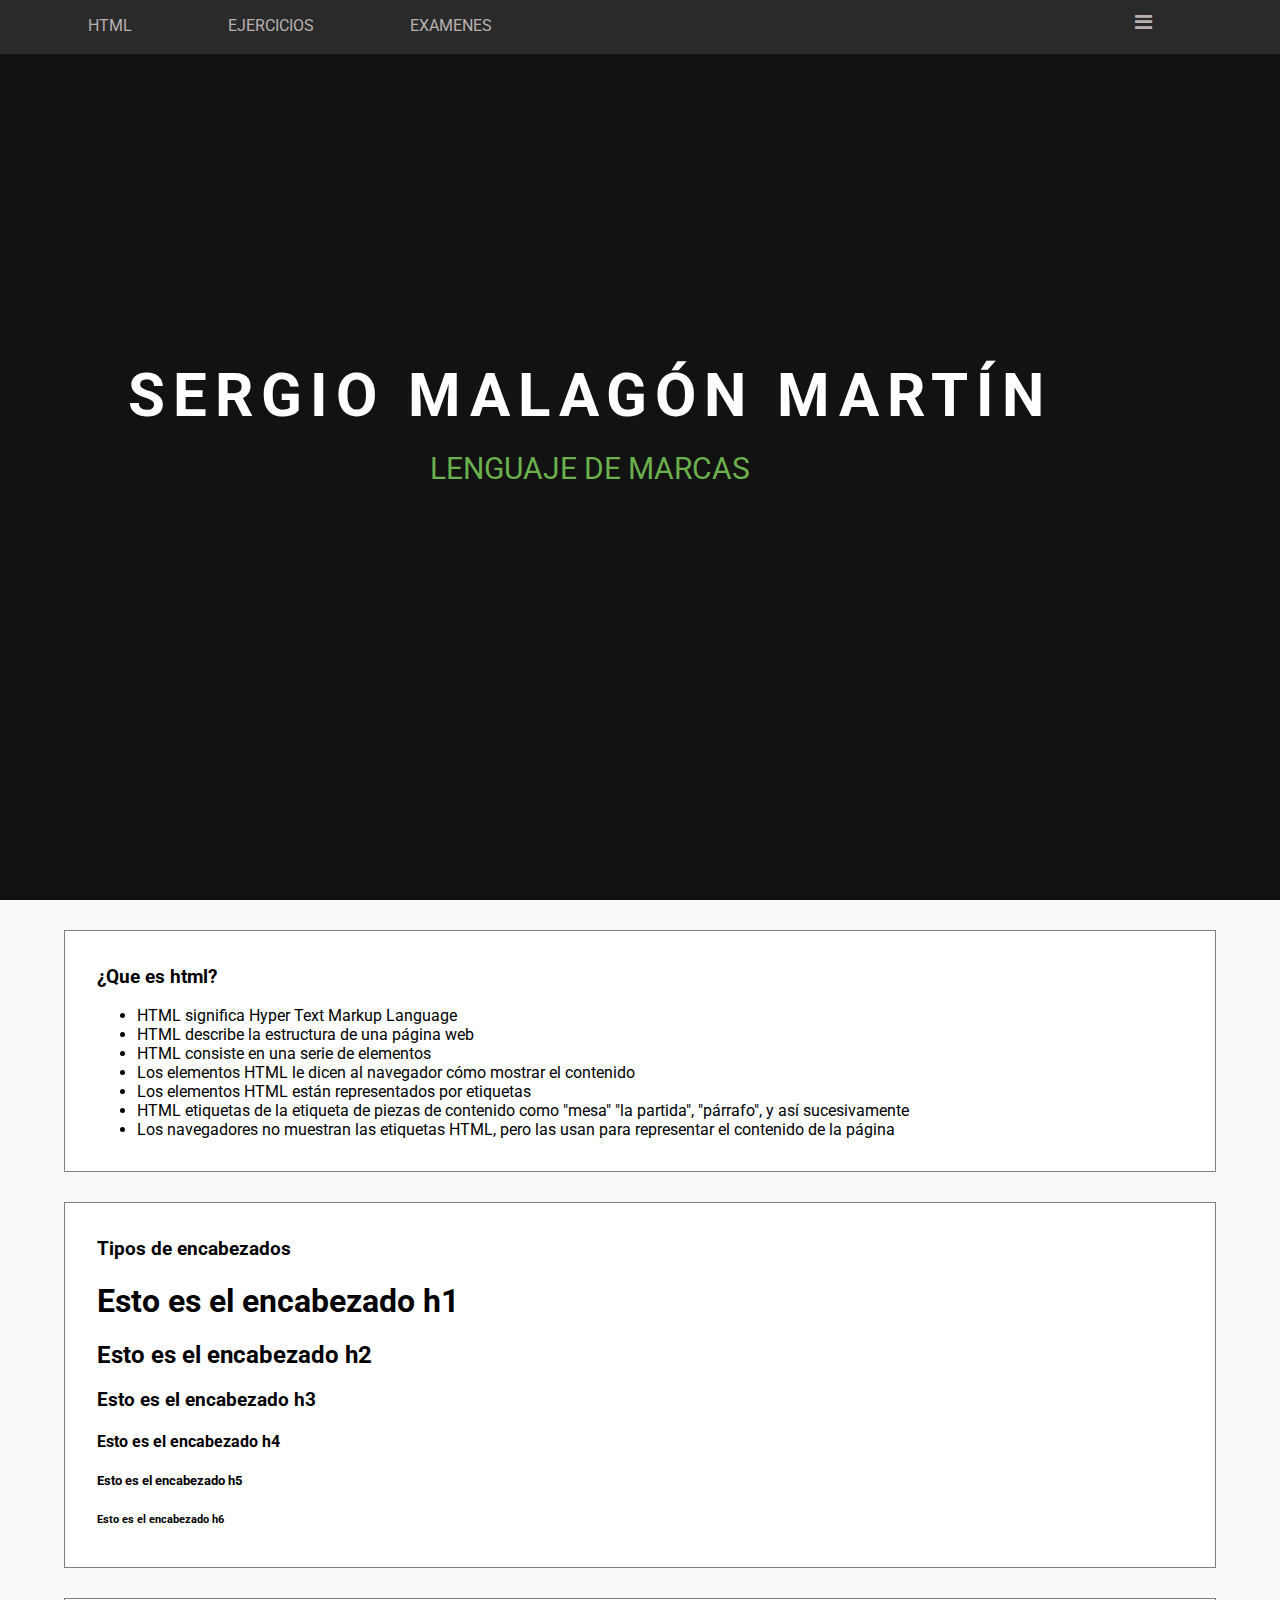
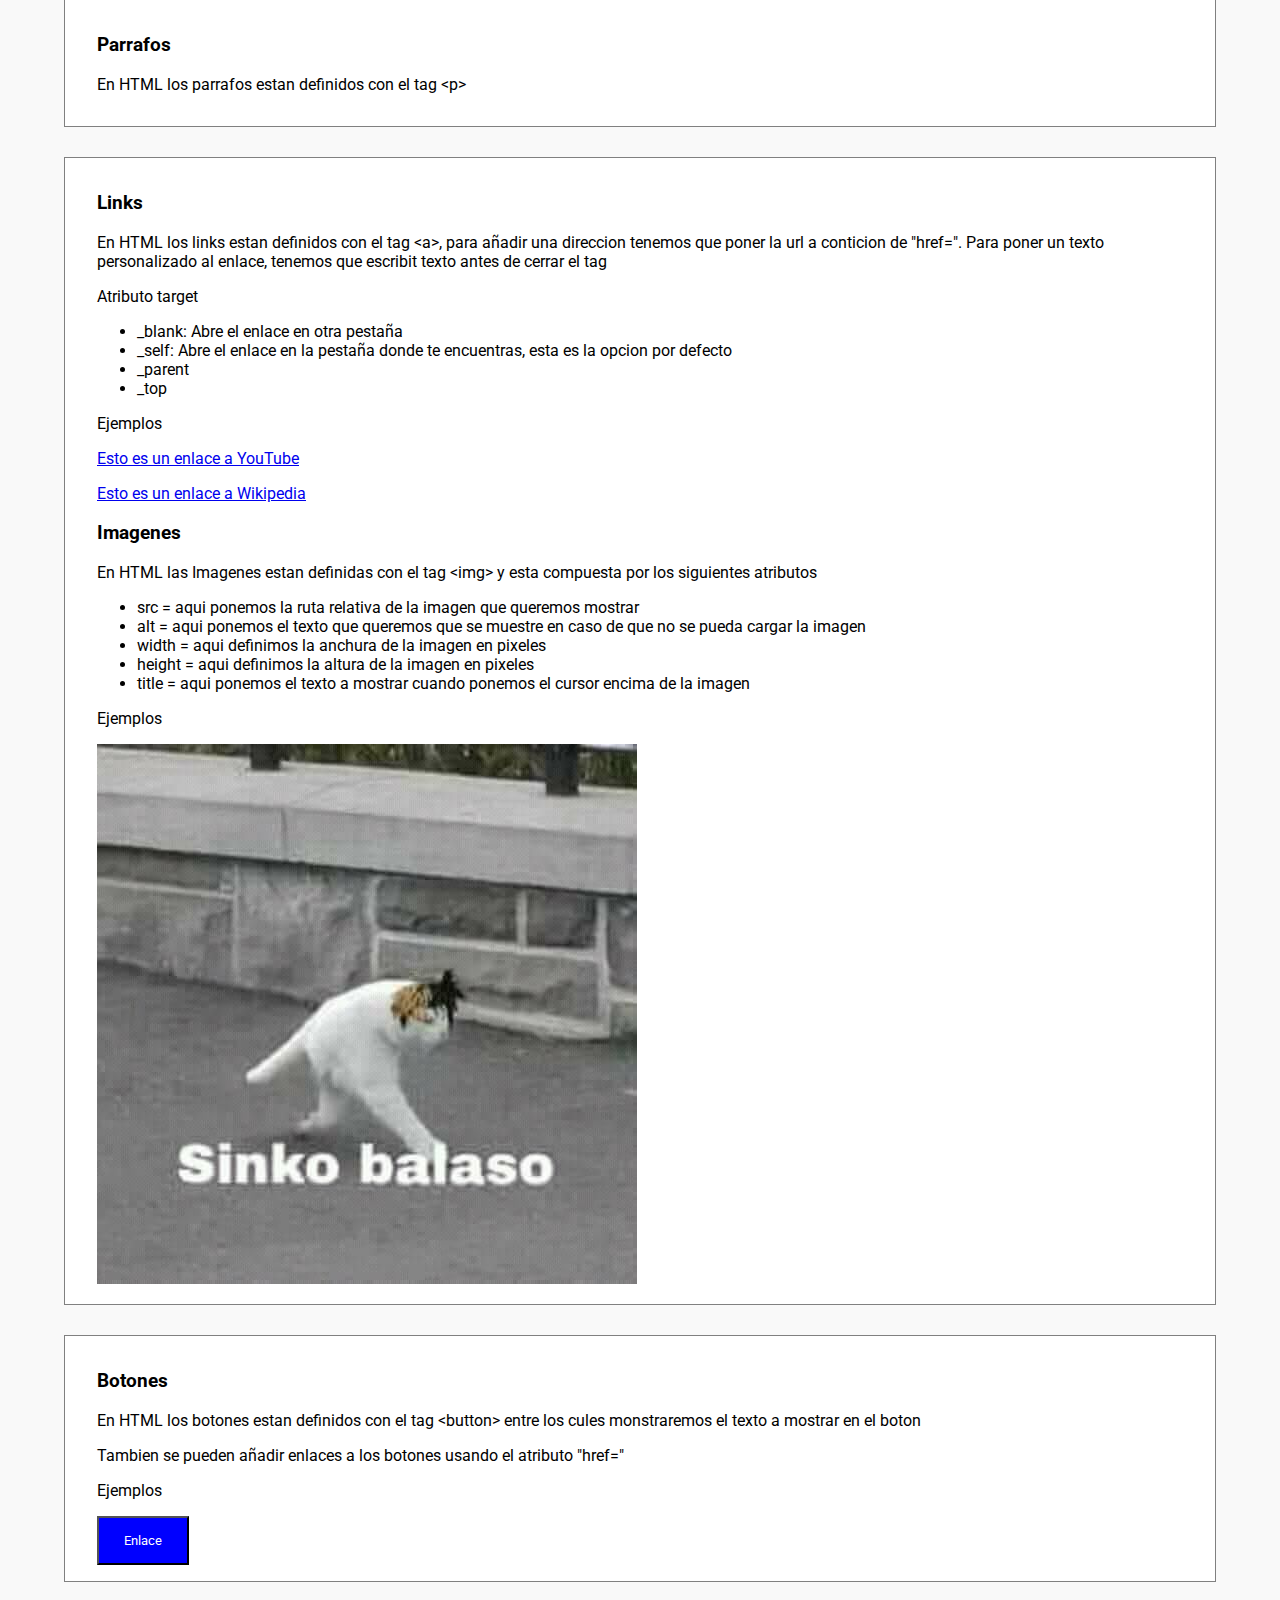
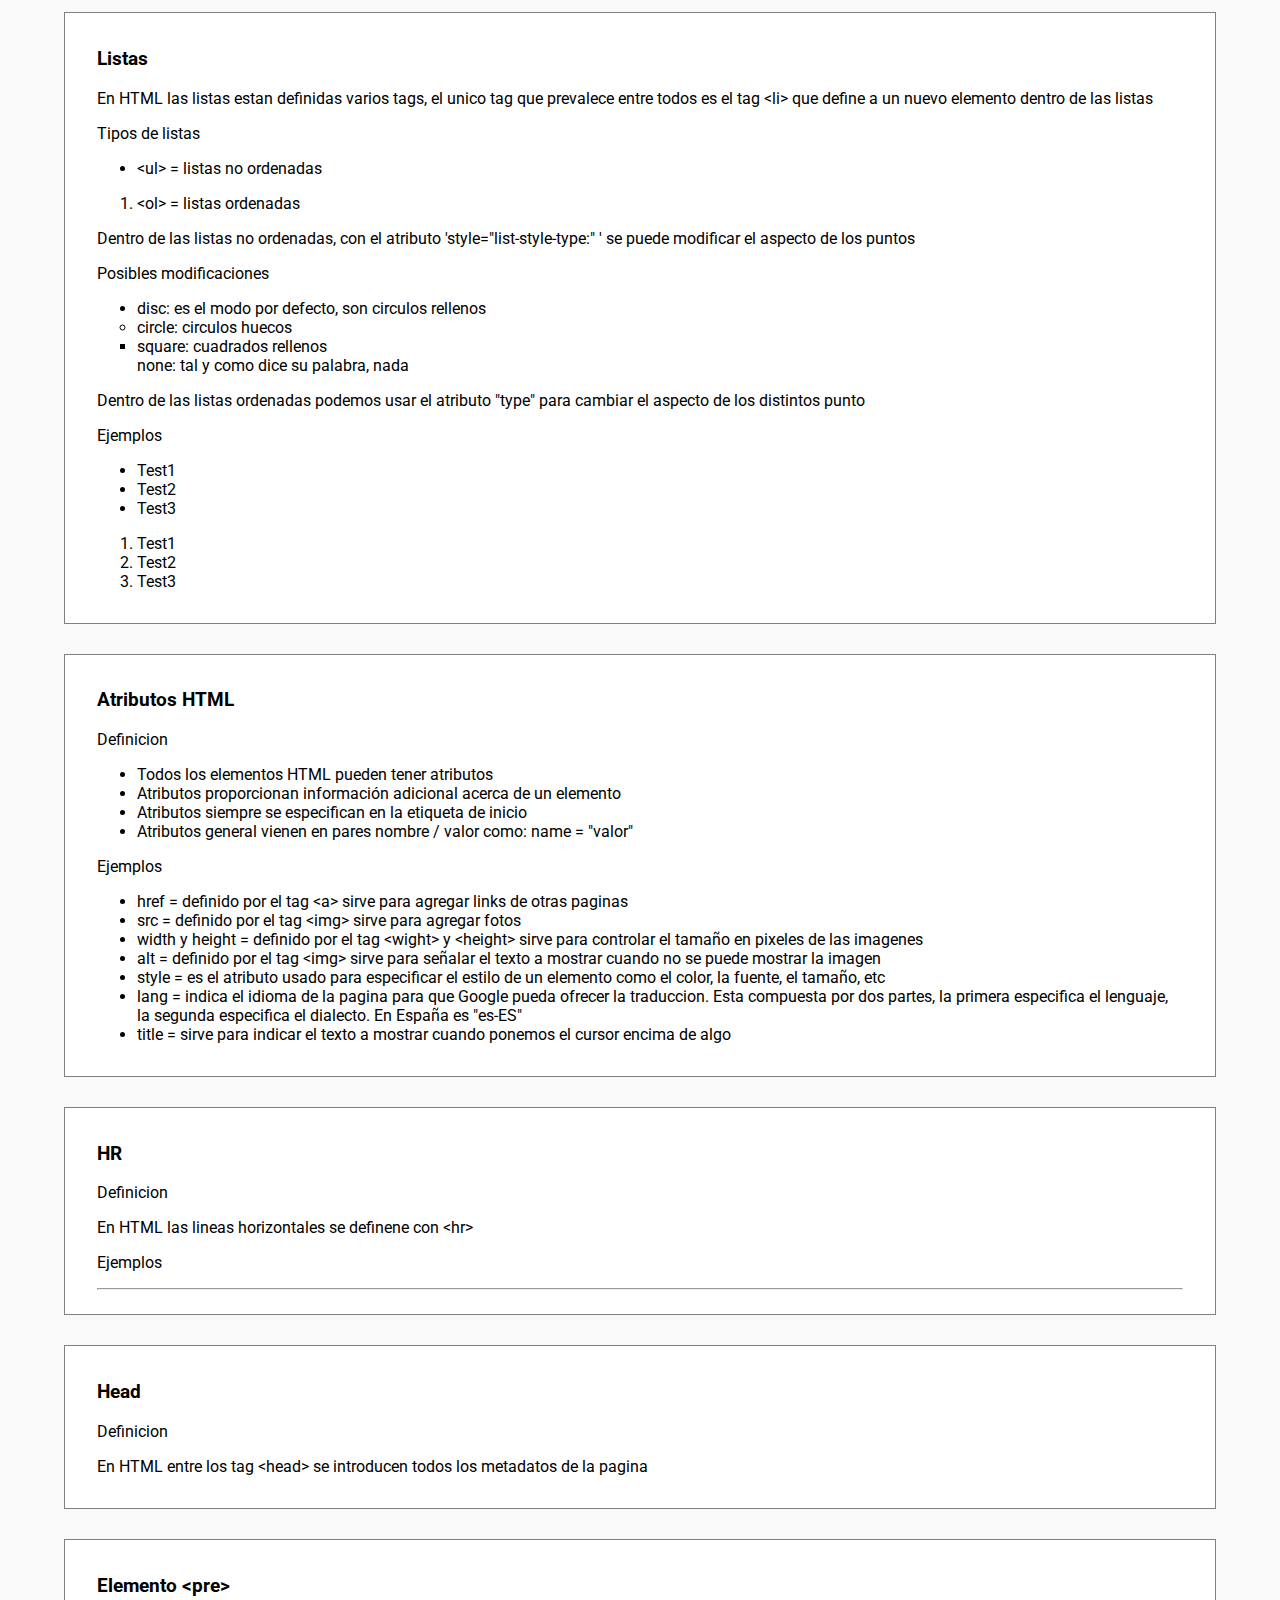
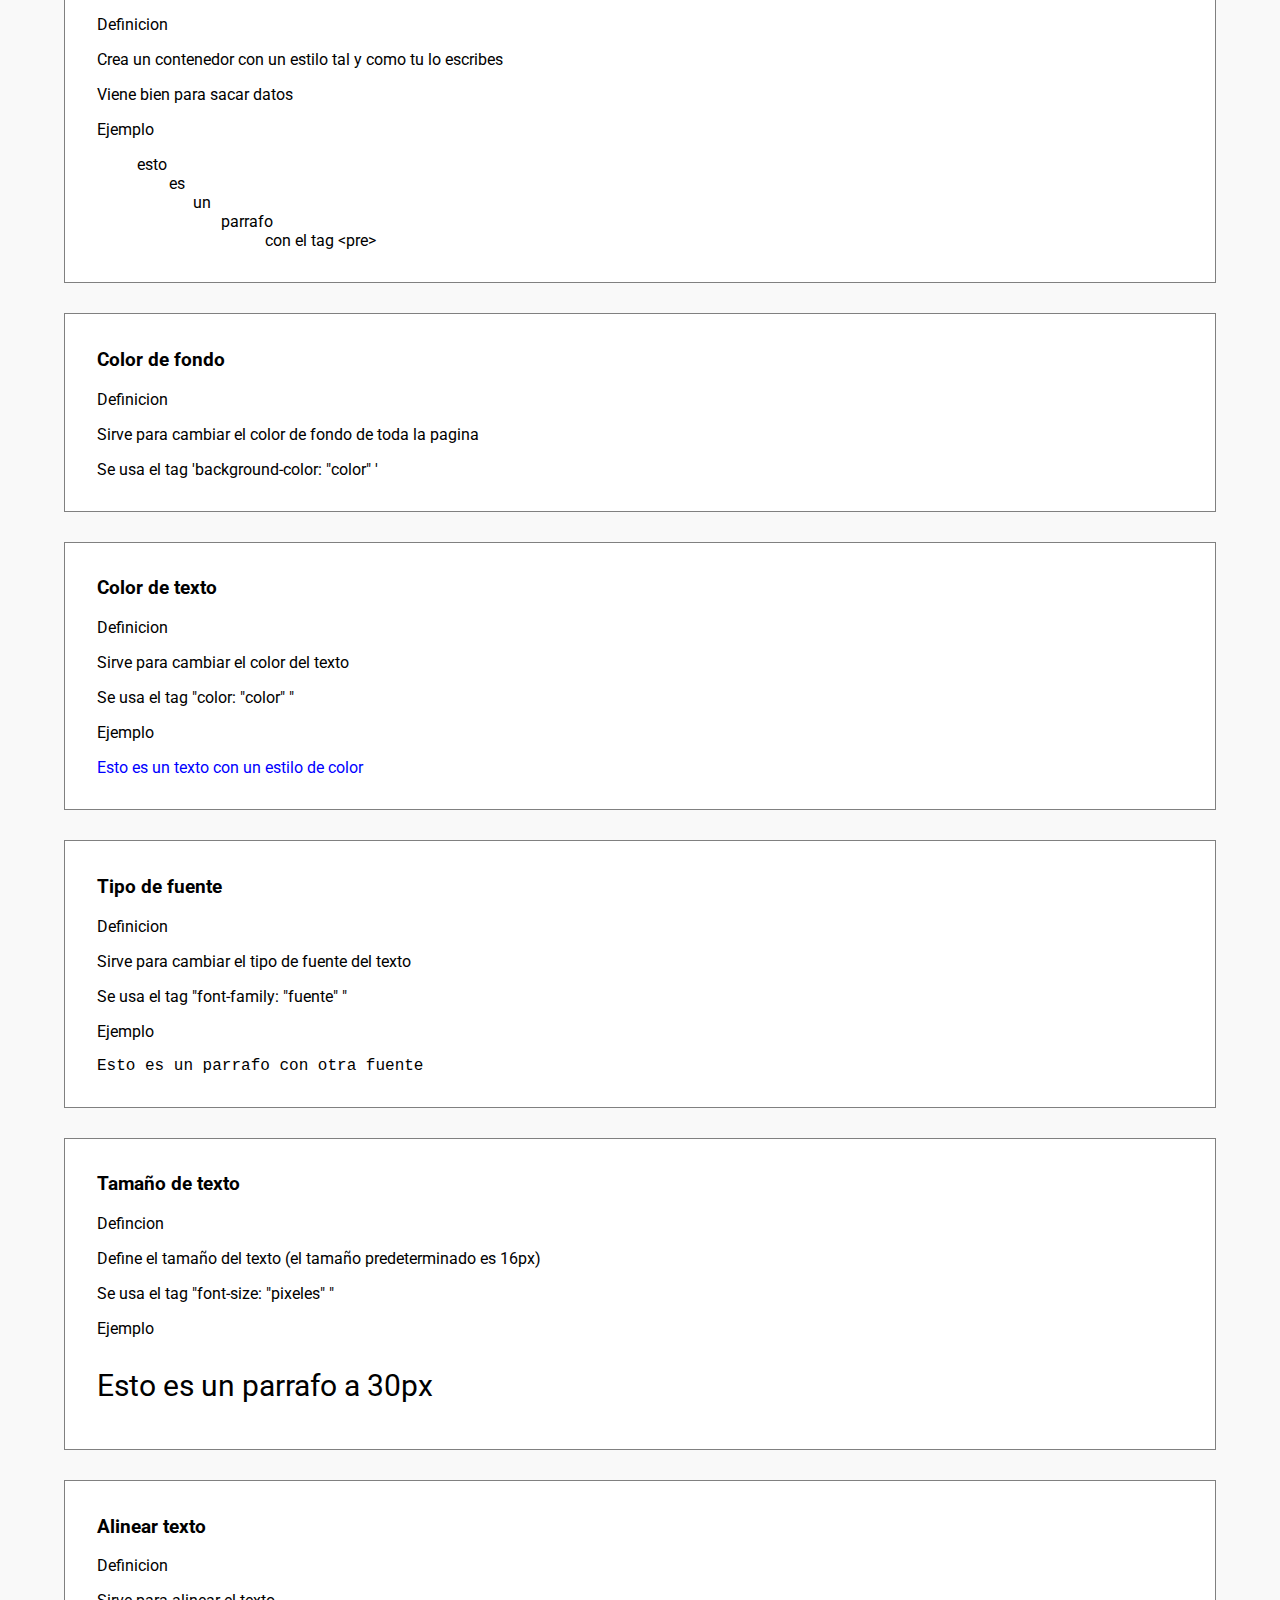
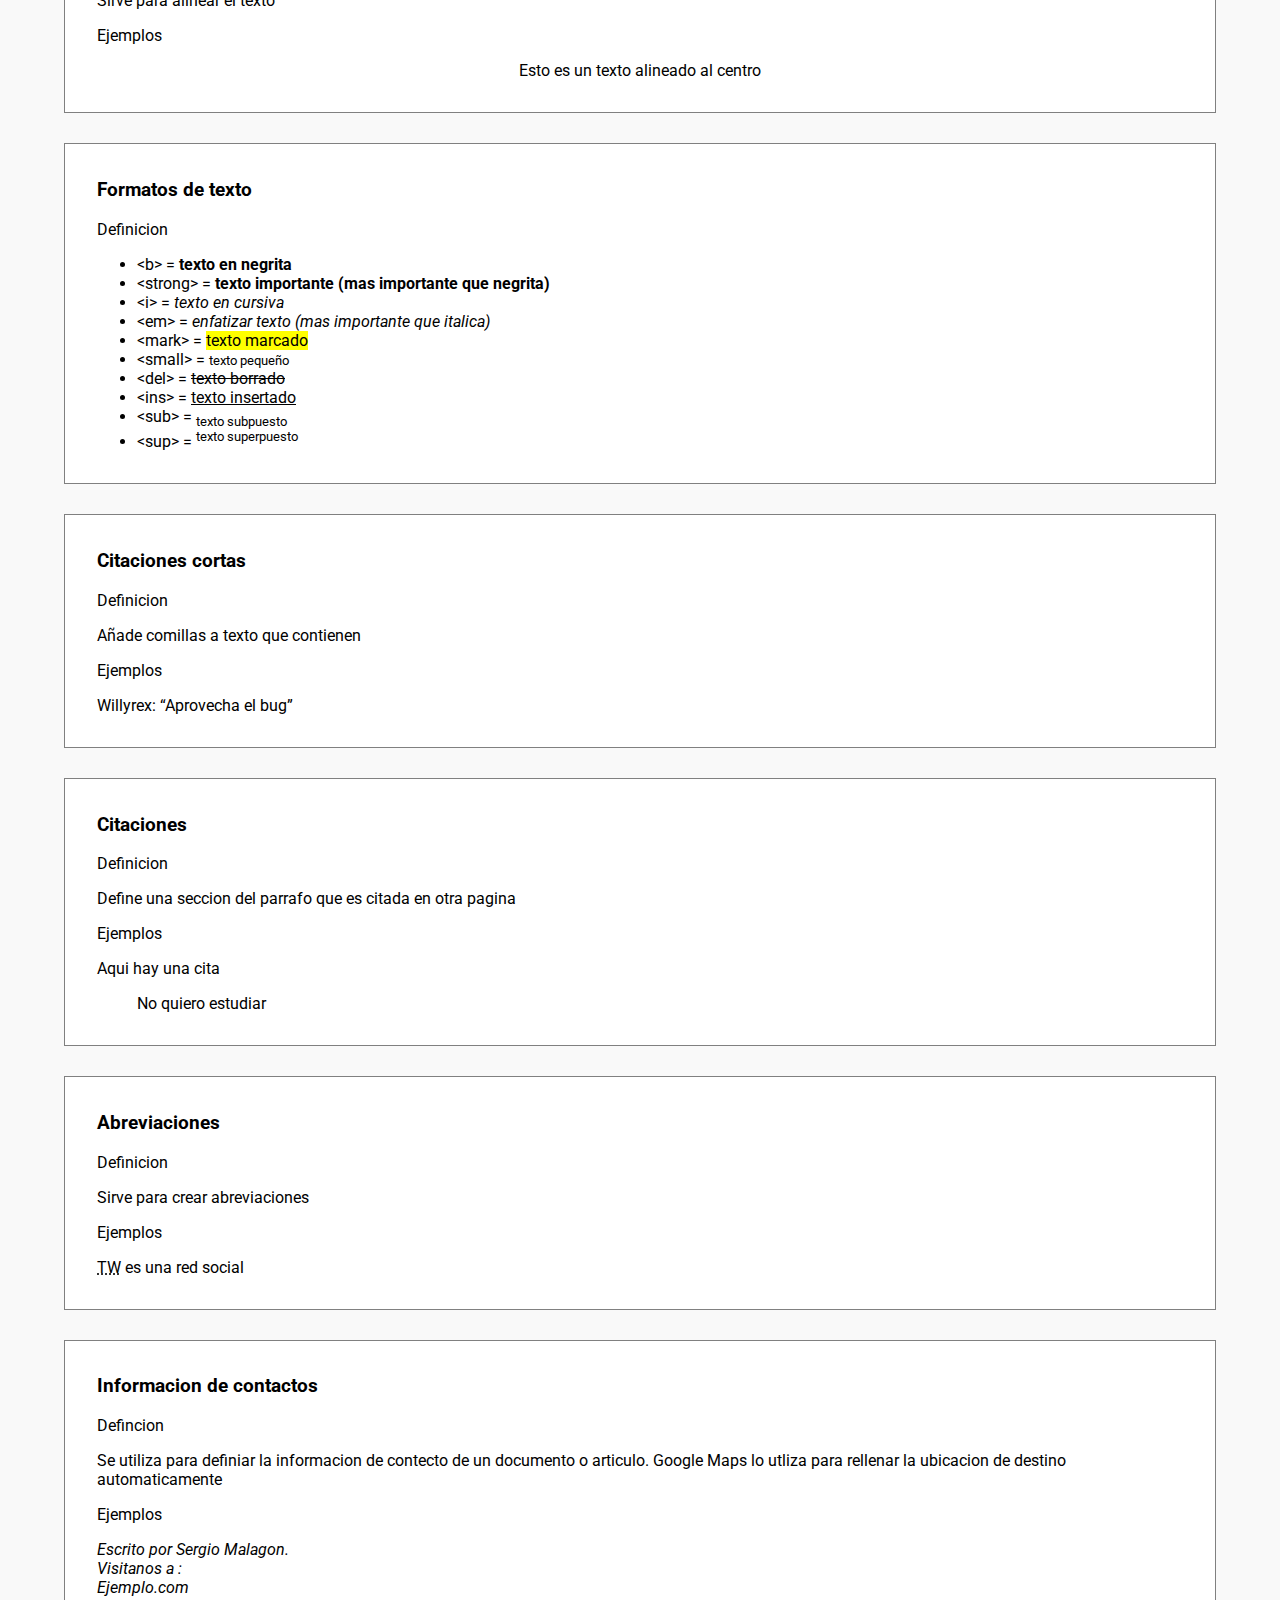
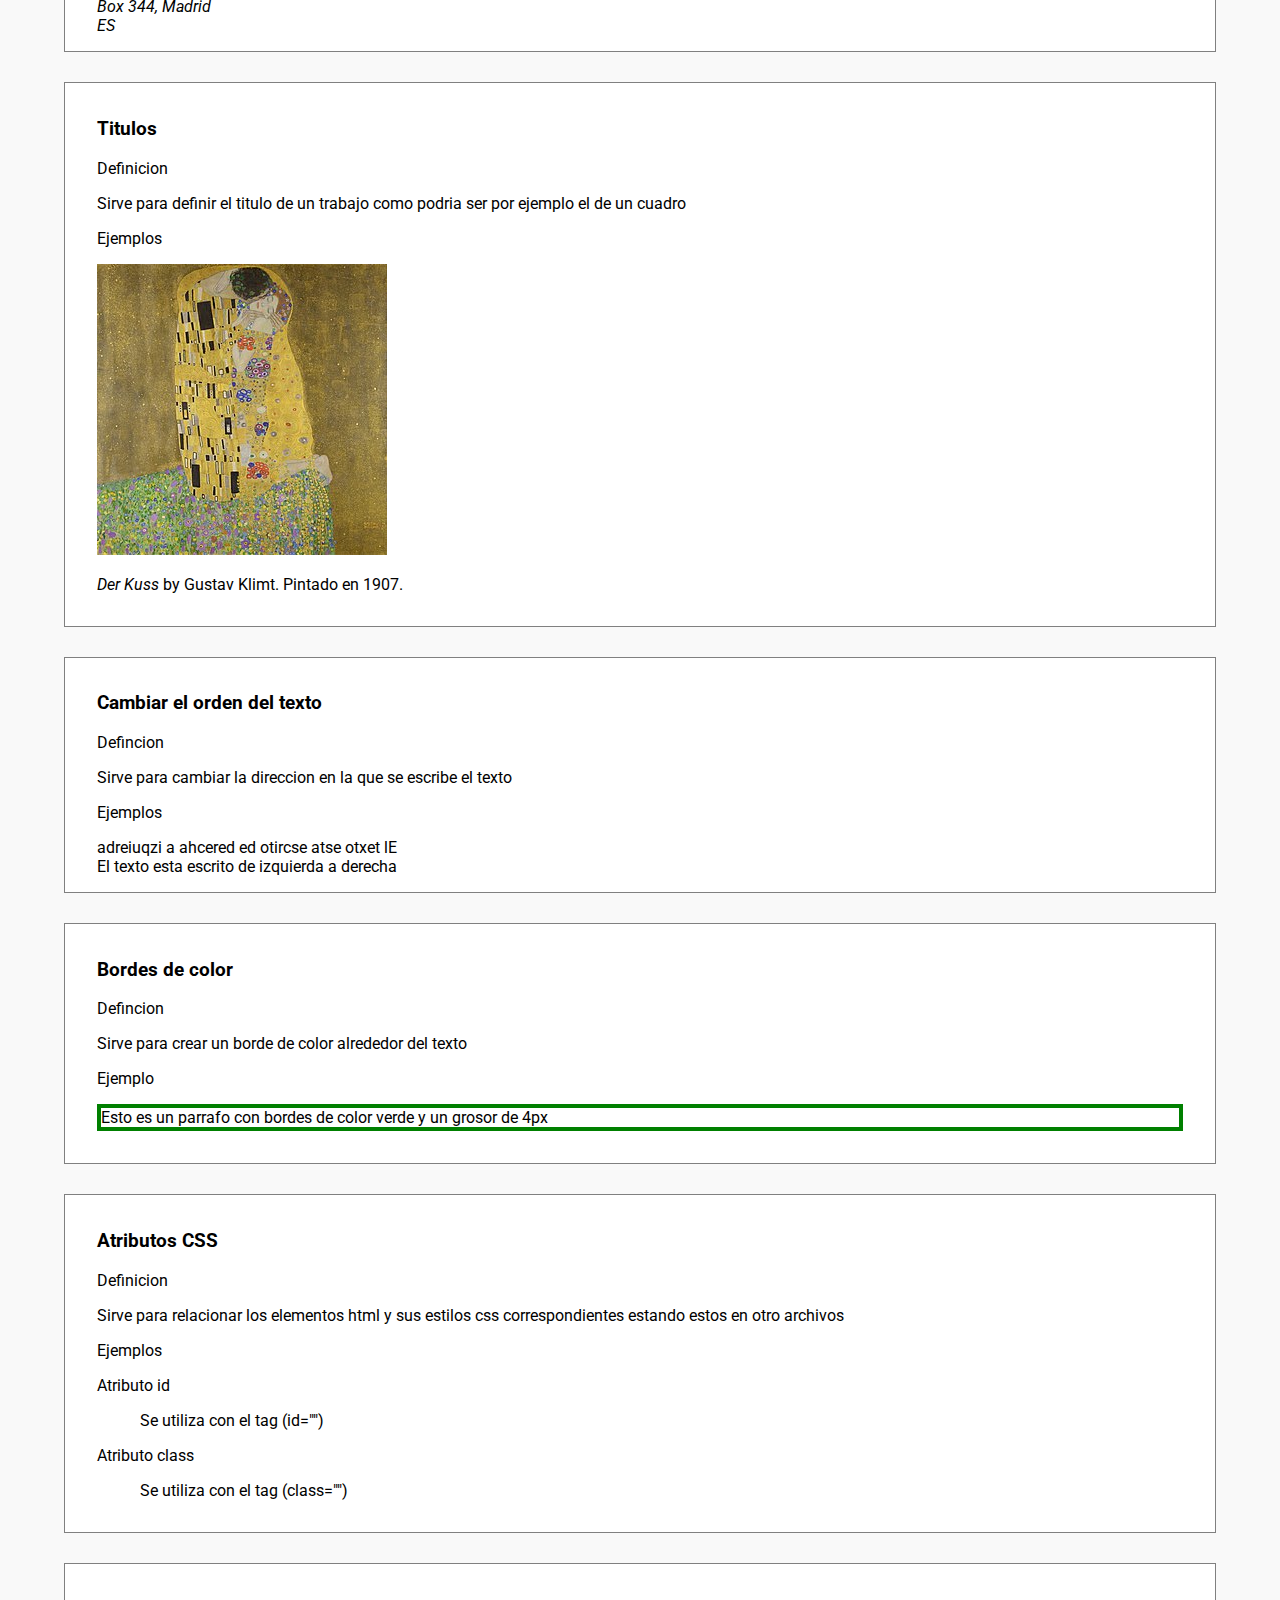
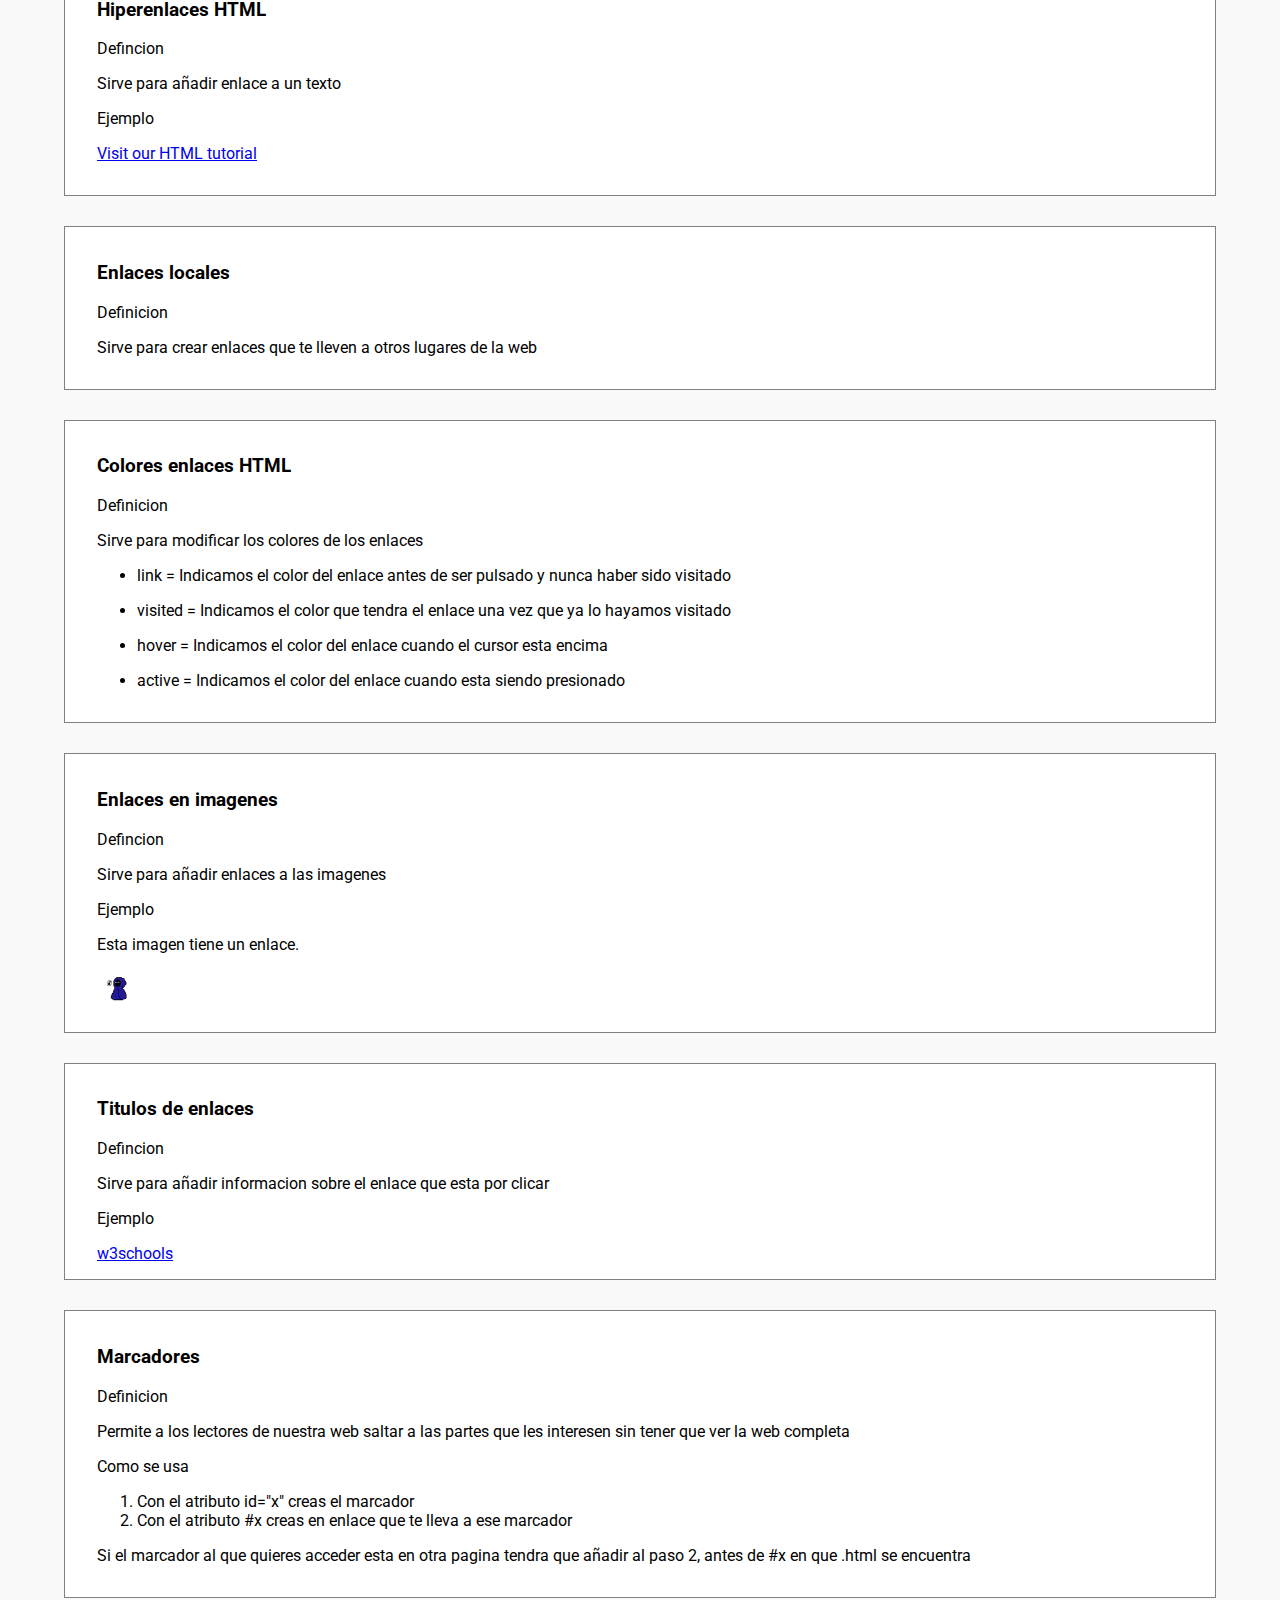
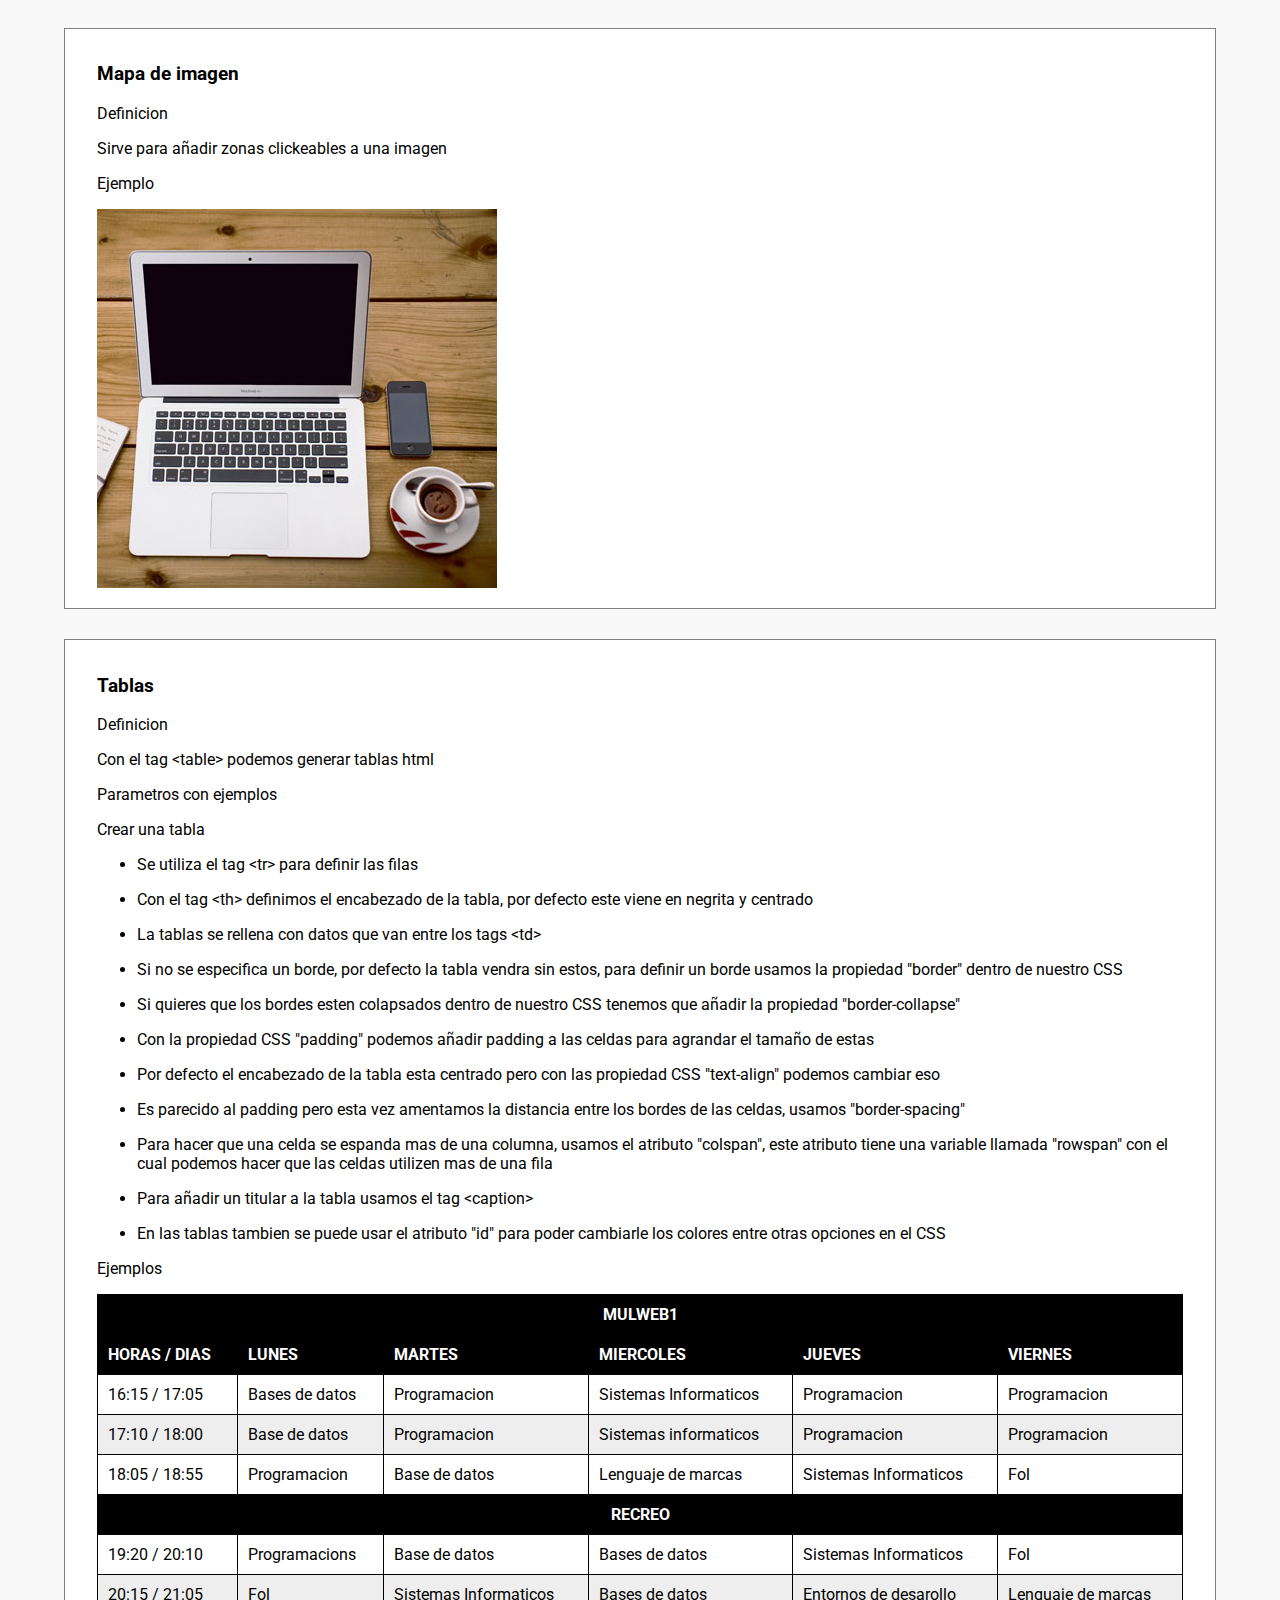
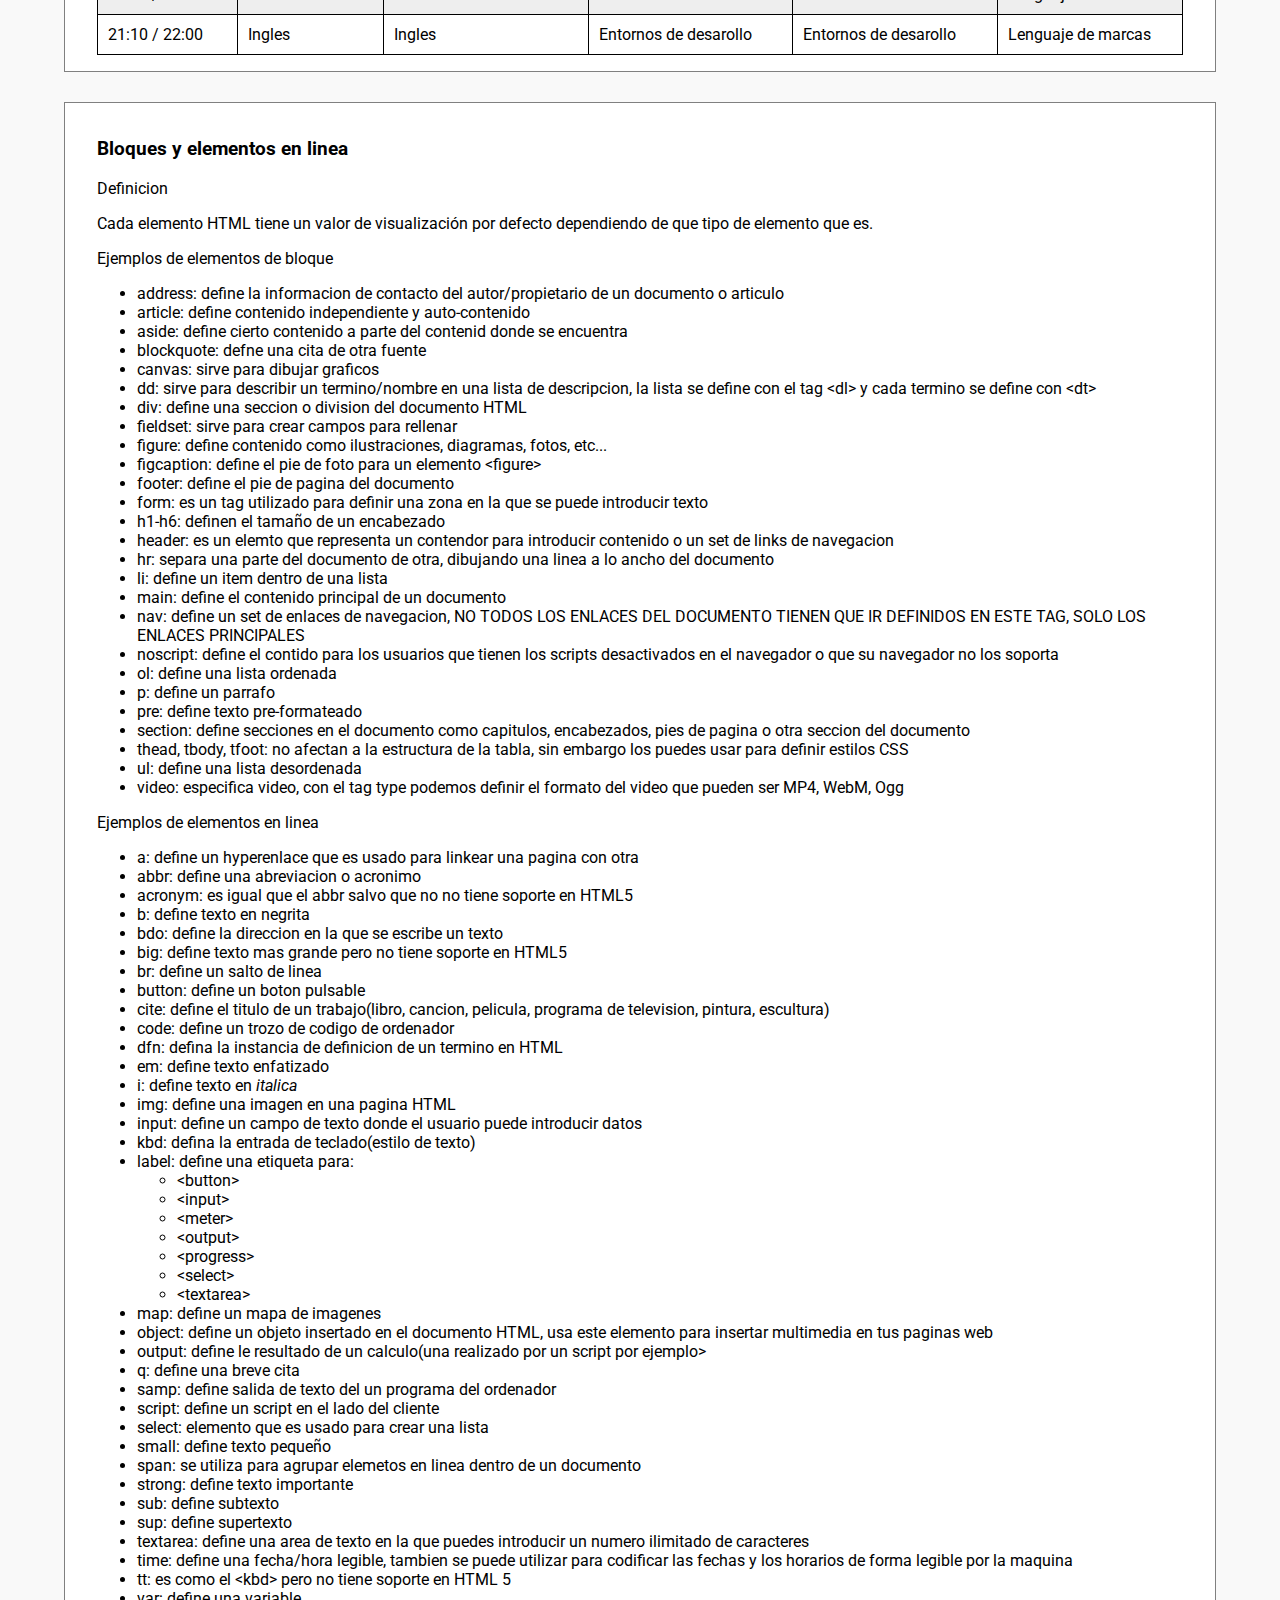
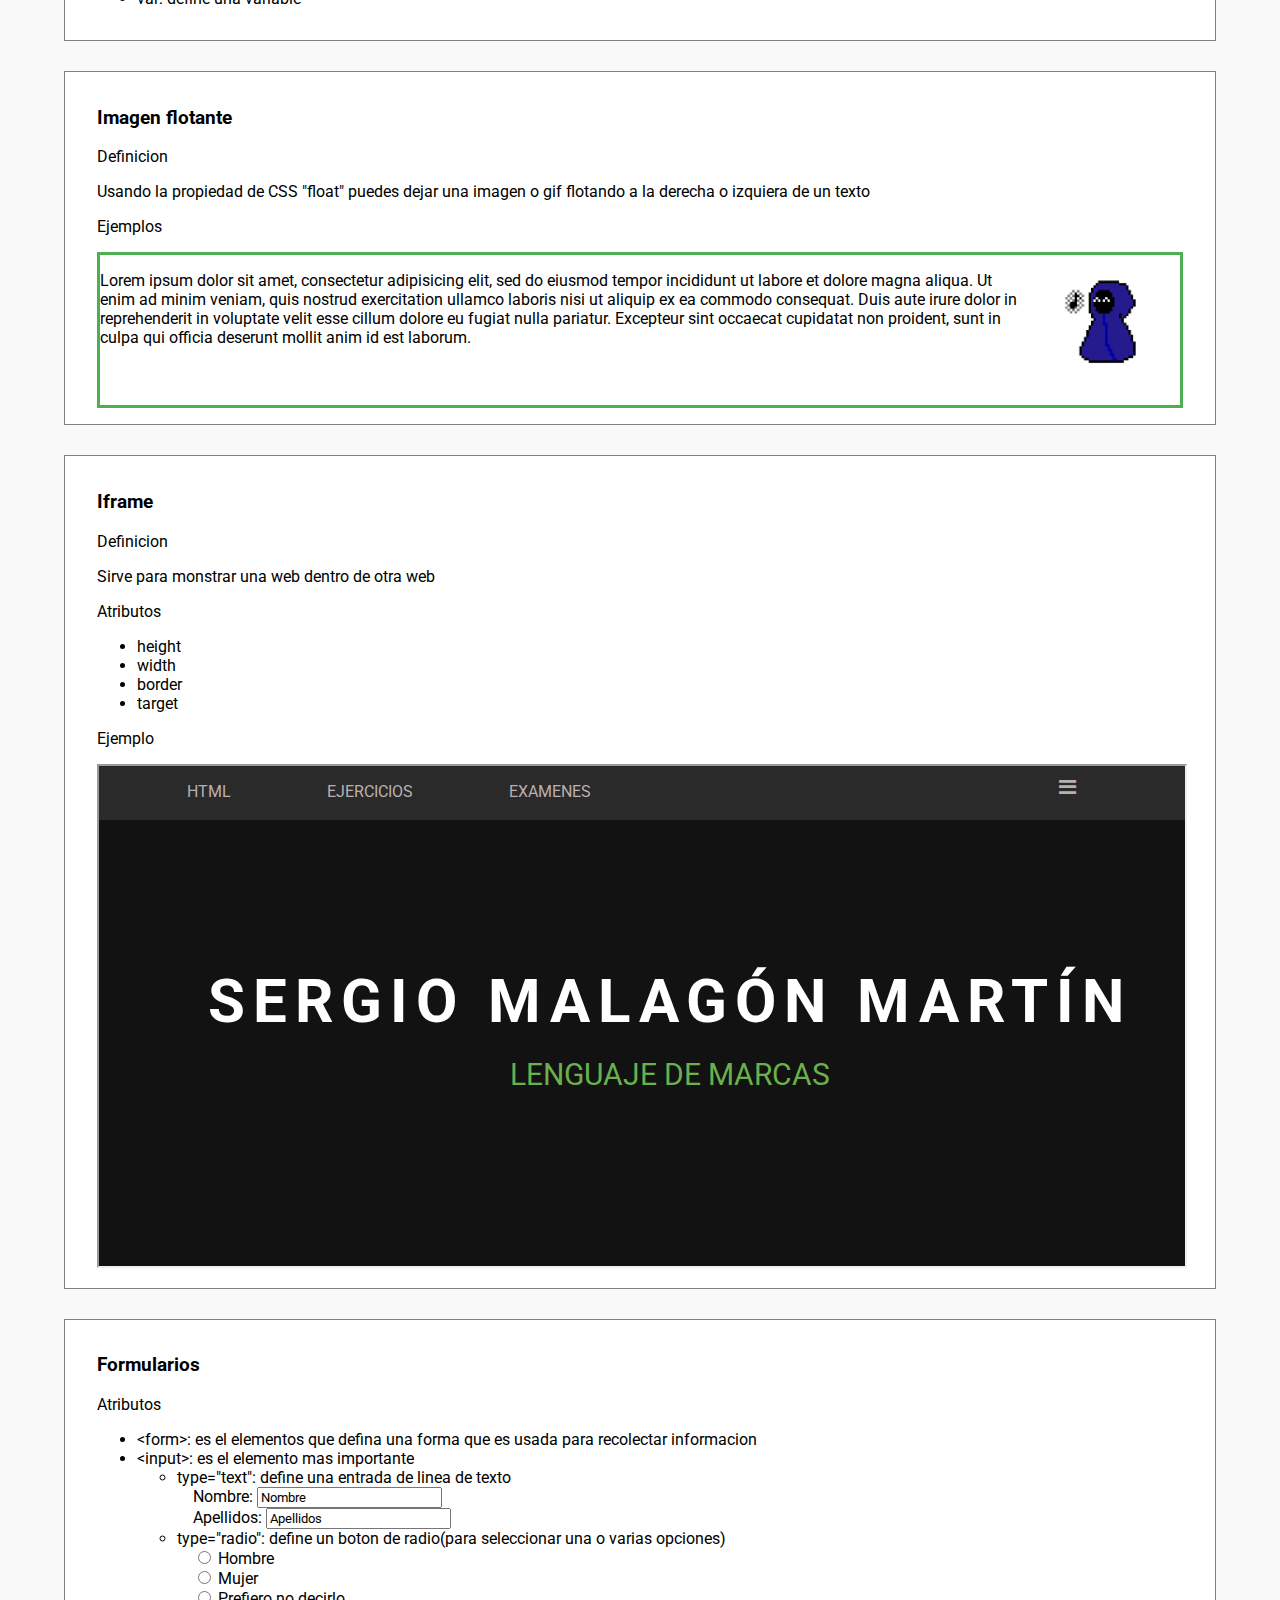
<file: index.html>
<!DOCTYPE html>
<html lang="es" dir="ltr">

<head>
  <meta charset="utf-8" />
  <title>Sergio Malagon Martin</title>
  <link rel="shortcut icon" type="image/png" href="img/favicon.png" />
  <link rel="stylesheet" href="index.css" />
  <link rel="stylesheet" href="font-awesome-4.7.0/css/font-awesome.min.css" />
  <link href='https://fonts.googleapis.com/css?family=Roboto' rel='stylesheet'>
  <script src="menu.js?03032020"></script>
</head>

<body>
  <!--version 29/03/2020-->
  <header class="menu">
    <div class="zonaMenu">
      <ul class="listaMenu">
        <li class="opcionesLista"><a href="#" class="enlacesMenu">html</a></li>
        <li class="opcionesLista mostrar"><a href="#" class="enlacesMenu">ejercicios</a>
          <div class="subrayado"></div>
          <div class="MenuPeque">
            <ul class="listaMenuPeque">
              <li>
                <div>
                  <a href="/ejercicios/ejercicio_tabla.html" target="_blank">Ejericios Tablas</a>
                  <a href="/ejercicios/ejercicio1.html" target="_blank">Ejericios 1</a>
                  <a href="/ejercicios/ejercicio2.html" target="_blank">Ejericios 2</a>
                  <a href="/ejercicios/rosalia.html" target="_blank">Rosalia</a>
                  <a href="/ejercicios/starwars.html" target="_blank">Star Wars</a>
                  <a href="/ejercicios/formulario.html" target="_blank">Formulario</a>
                  <a href="/ejercicios/youtube.html" target="_blank">youtube</a>
                  <a href="./ejercicios/minecraft.html" target="_blank">minecraft</a>
                </div>
              </li>
            </ul>
          </div>
        </li>
        <li class="opcionesLista mostrar"><a href="#" class="enlacesMenu">examenes</a>
          <div class="subrayado"></div>
          <div class="MenuPeque">
            <ul class="listaMenuPeque">
              <li>
                <div>
                  <a href="/ejercicios/examen_corregido.html" target="_blank">Examen 1</a>
                </div>
              </li>
            </ul>
          </div>
        </li>
      </ul>
    </div>
    <div class="zonaIndice">
      <a class="indiceIconoEnlace" onclick="mostrarMenu()"><i class="fa fa-bars" aria-hidden="true"></i></a>
    </div>
  </header>
  <div class="introduccion">
    <div id="introduccionAux">
      <div class="introducion2">
        <span class="text1">Sergio Malagón Martín</span>
        <span class="text2">Lenguaje De Marcas</span>
      </div>
    </div>
  </div>
  <div id="indiceScrip" hidden=true>
    <div id="indice">
      <nav id="marcadores">
        <a href="#que_es_html">¿Que es html?</a>
        <a href="#tipos_encabezados">Tipos de encabezados</a>
        <a href="#parrafos">Parrafos</a>
        <a href="#links">Links</a>
        <a href="#imagenes">Imagenes</a>
        <a href="#botones">Botones</a>
        <a href="#listas">Listas</a>
        <a href="#atributos_html">Atributos html</a>
        <a href="#horizontal">HR</a>
        <a href="#head">Head</a>
        <a href="#pre">Pre</a>
        <a href="#color_fondo">Color de fondo</a>
        <a href="#color_texto">Color de texto</a>
        <a href="#tipo_fuente">Tipo de fuente</a>
        <a href="#tamañotexto">Tamaño texto</a>
        <a href="#alineartexto">Alinear texto</a>
        <a href="#formatos_texto">Formatos texto</a>
        <a href="#citaciones_cortas">Citaciones cortas</a>
        <a href="#citaciones">Citaciones</a>
        <a href="#abreviaciones">Abreviaciones</a>
        <a href="#informacion_contactos">Informacion de contactos</a>
        <a href="#titulos">Titulos</a>
        <a href="#orden_textos">Orden del texto</a>
        <a href="#bordes">Bordes de color</a>
        <a href="#atributos_css">Atributos css</a>
        <a href="#hiperenlaces">Hiperenlaces</a>
        <a href="#enlaces_locales">Enlaces locales</a>
        <a href="#colores_enlaces">Colores de los enlaces</a>
        <a href="#enlaces_imagenes">Enlaces en las imagenes</a>
        <a href="#titulos_enlaces">Enlaces en los textos</a>
        <a href="#marcador">Marcadores</a>
        <a href="#mapa_imagenes">Mapa imagenes</a>
        <a href="#fondo_pagina">Fondo de la pagina</a>
        <a href="#tablas">Tablas</a>
        <a href="#bloquesyelementos">Bloques y elementos en linea</a>
        <a href="#imagen_flotante">Imagen flotante</a>
        <a href="#iframe">Iframe</a>
        <a href="#formularios">Formularios</a>
        <a href="#javascript">JavaScript</a>
      </nav>
    </div>
  </div>
  <div class="bloque" id="que_es_html">
    <h3>¿Que es html?</h3>
    <ul>
      <li>HTML significa Hyper Text Markup Language</li>
      <li>HTML describe la estructura de una página web</li>
      <li>HTML consiste en una serie de elementos</li>
      <li>Los elementos HTML le dicen al navegador cómo mostrar el contenido</li>
      <li>Los elementos HTML están representados por etiquetas</li>
      <li>HTML etiquetas de la etiqueta de piezas de contenido como "mesa" "la partida", "párrafo", y así sucesivamente</li>
      <li>Los navegadores no muestran las etiquetas HTML, pero las usan para representar el contenido de la página </li>
    </ul>
  </div>
  <div class="bloque" id="tipos_encabezados">
    <h3>Tipos de encabezados</h3>
    <h1>Esto es el encabezado h1</h1>
    <h2>Esto es el encabezado h2</h2>
    <h3>Esto es el encabezado h3</h3>
    <h4>Esto es el encabezado h4</h4>
    <h5>Esto es el encabezado h5</h5>
    <h6>Esto es el encabezado h6</h6>
  </div>
  <div class="bloque" id="parrafos">
    <h3>Parrafos</h3>
    <p>En HTML los parrafos estan definidos con el tag &ltp> </p>
  </div>
  <div class="bloque" id="links">
    <section>
      <h3>Links</h3>
      <p> En HTML los links estan definidos con el tag &lta>, para añadir una direccion tenemos que poner la url a conticion de "href=". Para poner un texto personalizado al enlace, tenemos que escribit texto antes de cerrar el tag </p>
      <p>Atributo target</p>
      <ul>
        <li>_blank: Abre el enlace en otra pestaña</li>
        <li> _self: Abre el enlace en la pestaña donde te encuentras, esta es la opcion por defecto </li>
        <li>_parent</li>
        <li>_top</li>
      </ul>
      <p>Ejemplos</p>
      <p>
        <a href="https://www.youtube.com/?hl=es&gl=ES">Esto es un enlace a YouTube</a>
      </p>
      <p>
        <a href="https://es.wikipedia.org/wiki/Wikipedia:Portada">Esto es un enlace a Wikipedia</a>
      </p>
    </section>
    <section>
      <h3 id="imagenes">Imagenes</h3>
      <p> En HTML las Imagenes estan definidas con el tag &ltimg> y esta compuesta por los siguientes atributos </p>
      <ul>
        <li> src = aqui ponemos la ruta relativa de la imagen que queremos mostrar </li>
        <li> alt = aqui ponemos el texto que queremos que se muestre en caso de que no se pueda cargar la imagen </li>
        <li>width = aqui definimos la anchura de la imagen en pixeles</li>
        <li>height = aqui definimos la altura de la imagen en pixeles</li>
        <li> title = aqui ponemos el texto a mostrar cuando ponemos el cursor encima de la imagen </li>
      </ul>
      <p>Ejemplos</p>
      <img src="img/gato.jpg" alt="Hay un gato, el gato busca pelea" title="Gato Curseado" />
    </section>
  </div>
  <div class="bloque" id="botones">
    <h3>Botones</h3>
    <p> En HTML los botones estan definidos con el tag &ltbutton> entre los cules monstraremos el texto a mostrar en el boton </p>
    <p> Tambien se pueden añadir enlaces a los botones usando el atributo "href=" </p>
    <p>Ejemplos</p>
    <button id="boton" type="button" name="button">Enlace</button>
  </div>
  <div class="bloque" id="listas">
    <h3>Listas</h3>
    <p> En HTML las listas estan definidas varios tags, el unico tag que prevalece entre todos es el tag &ltli> que define a un nuevo elemento dentro de las listas </p>
    <p>Tipos de listas</p>
    <ul>
      <li> &ltul> = listas no ordenadas </li>
    </ul>
    <ol>
      <li> &ltol> = listas ordenadas </li>
    </ol>
    <p> Dentro de las listas no ordenadas, con el atributo 'style="list-style-type:" ' se puede modificar el aspecto de los puntos </p>
    <p>Posibles modificaciones</p>
    <ul>
      <li>disc: es el modo por defecto, son circulos rellenos</li>
      <li id="circle">circle: circulos huecos</li>
      <li id="square">square: cuadrados rellenos</li>
      <li id="none">none: tal y como dice su palabra, nada</li>
    </ul>
    <p> Dentro de las listas ordenadas podemos usar el atributo "type" para cambiar el aspecto de los distintos punto </p>
    <p>Ejemplos</p>
    <ul>
      <li>Test1</li>
      <li>Test2</li>
      <li>Test3</li>
    </ul>
    <ol>
      <li>Test1</li>
      <li>Test2</li>
      <li>Test3</li>
    </ol>
  </div>
  <div class="bloque" id="atributos_html">
    <h3>Atributos HTML</h3>
    <p>Definicion</p>
    <ul>
      <li>Todos los elementos HTML pueden tener atributos</li>
      <li> Atributos proporcionan información adicional acerca de un elemento </li>
      <li>Atributos siempre se especifican en la etiqueta de inicio</li>
      <li> Atributos general vienen en pares nombre / valor como: name = "valor" </li>
    </ul>
    <p>Ejemplos</p>
    <ul>
      <li> href = definido por el tag &lta> sirve para agregar links de otras paginas </li>
      <li>src = definido por el tag &ltimg> sirve para agregar fotos</li>
      <li> width y height = definido por el tag &ltwight> y &ltheight> sirve para controlar el tamaño en pixeles de las imagenes </li>
      <li> alt = definido por el tag &ltimg> sirve para señalar el texto a mostrar cuando no se puede mostrar la imagen </li>
      <li> style = es el atributo usado para especificar el estilo de un elemento como el color, la fuente, el tamaño, etc </li>
      <li> lang = indica el idioma de la pagina para que Google pueda ofrecer la traduccion. Esta compuesta por dos partes, la primera especifica el lenguaje, la segunda especifica el dialecto. En España es "es-ES" </li>
      <li> title = sirve para indicar el texto a mostrar cuando ponemos el cursor encima de algo </li>
    </ul>
  </div>
  <div class="bloque" id="horizontal">
    <h3>HR</h3>
    <p>Definicion</p>
    <p>En HTML las lineas horizontales se definene con &lthr></p>
    <p>Ejemplos</p>
    <hr id="hr">
  </div>
  <div class="bloque" id="head">
    <h3>Head</h3>
    <p>Definicion</p>
    <p> En HTML entre los tag &lthead> se introducen todos los metadatos de la pagina </p>
  </div>
  <div class="bloque" id="pre">
    <h3>Elemento &ltpre> </h3>
    <p>Definicion</p>
    <p>Crea un contenedor con un estilo tal y como tu lo escribes</p>
    <p>Viene bien para sacar datos</p>
    <p>Ejemplo</p>
    <pre>
          esto
                  es
                        un
                               parrafo
                                          con el tag &ltpre> </pre>
  </div>
  <div class="bloque" id="color_fondo">
    <h3>Color de fondo</h3>
    <p>Definicion</p>
    <p>Sirve para cambiar el color de fondo de toda la pagina</p>
    <p>Se usa el tag 'background-color: "color" '</p>
  </div>
  <div class="bloque" id="color_texto">
    <h3>Color de texto</h3>
    <p>Definicion</p>
    <p>Sirve para cambiar el color del texto</p>
    <p>Se usa el tag "color: "color" "</p>
    <p>Ejemplo</p>
    <p id="color_textos">Esto es un texto con un estilo de color</p>
  </div>
  <div class="bloque" id="tipo_fuente">
    <h3>Tipo de fuente</h3>
    <p>Definicion</p>
    <p>Sirve para cambiar el tipo de fuente del texto</p>
    <p>Se usa el tag "font-family: "fuente" "</p>
    <p>Ejemplo</p>
    <p id="fuente">Esto es un parrafo con otra fuente</p>
  </div>
  <div class="bloque" id="tamañotexto">
    <h3>Tamaño de texto</h3>
    <p>Defincion</p>
    <p>Define el tamaño del texto (el tamaño predeterminado es 16px)</p>
    <p>Se usa el tag "font-size: "pixeles" "</p>
    <p>Ejemplo</p>
    <p id="tamaño_texto">Esto es un parrafo a 30px</p>
  </div>
  <div class="bloque" id="alineartexto">
    <h3>Alinear texto</h3>
    <p>Definicion</p>
    <p>Sirve para alinear el texto</p>
    <p>Ejemplos</p>
    <p id="alinear_texto">Esto es un texto alineado al centro</p>
  </div>
  <div class="bloque" id="formatos_texto">
    <h3 id="testFormatos">Formatos de texto</h3>
    <p>Definicion</p>
    <ul>
      <li> &ltb> = <b>texto en negrita </b> </li>
      <li> &ltstrong> = <strong>texto importante (mas importante que negrita)</strong> </li>
      <li> &lti> = <i>texto en cursiva</i> </li>
      <li> &ltem> = <em> enfatizar texto (mas importante que italica)</em> </li>
      <li> &ltmark> = <mark>texto marcado</mark> </li>
      <li> &ltsmall> = <small>texto pequeño</small> </li>
      <li> &ltdel> = <del> texto borrado</del> </li>
      <li> &ltins> = <ins>texto insertado</ins> </li>
      <li> &ltsub> = <sub>texto subpuesto</sub> </li>
      <li> &ltsup> = <sup>texto superpuesto</sup> </li>
    </ul>
  </div>
  <div class="bloque" id="citaciones_cortas">
    <h3>Citaciones cortas</h3>
    <p>Definicion</p>
    <p>Añade comillas a texto que contienen</p>
    <p>Ejemplos</p>
    <p> Willyrex: <q>Aprovecha el bug</q>
    </p>
  </div>
  <div class="bloque" id="citaciones">
    <h3>Citaciones</h3>
    <p>Definicion</p>
    <p>Define una seccion del parrafo que es citada en otra pagina</p>
    <p>Ejemplos</p>
    <p>Aqui hay una cita</p>
    <blockquote cite="http://https://aulavirtual-educacion.larioja.org/"> No quiero estudiar </blockquote>
  </div>
  <div class="bloque" id="abreviaciones">
    <h3>Abreviaciones</h3>
    <p>Definicion</p>
    <p>Sirve para crear abreviaciones</p>
    <p>Ejemplos</p>
    <p>
      <abbr title="Twitter">TW</abbr> es una red social </p>
  </div>
  <div class="bloque" id="informacion_contactos">
    <h3>Informacion de contactos</h3>
    <p>Defincion</p>
    <p> Se utiliza para definiar la informacion de contecto de un documento o articulo. Google Maps lo utliza para rellenar la ubicacion de destino automaticamente </p>
    <p>Ejemplos</p>
    <address> Escrito por Sergio Malagon.<br /> Visitanos a :<br /> Ejemplo.com<br /> Box 344, Madrid<br /> ES </address>
  </div>
  <div class="bloque" id="titulos">
    <h3>Titulos</h3>
    <p>Definicion</p>
    <p> Sirve para definir el titulo de un trabajo como podria ser por ejemplo el de un cuadro </p>
    <p>Ejemplos</p>
    <img src="img/el_beso.jpg" alt="Es cuadro donde se ve a un hombre y a una mujer dandose un beso" title="El beso" />
    <p>
      <cite>Der Kuss</cite> by Gustav Klimt. Pintado en 1907. </p>
  </div>
  <div class="bloque" id="orden_textos">
    <h3>Cambiar el orden del texto</h3>
    <p>Defincion</p>
    <p>Sirve para cambiar la direccion en la que se escribe el texto</p>
    <p>Ejemplos</p>
    <bdo dir="rtl">El texto esta escrito de derecha a izquierda</bdo>
    <br />
    <bdo dir="ltr">El texto esta escrito de izquierda a derecha</bdo>
  </div>
  <div class="bloque" id="bordes">
    <h3>Bordes de color</h3>
    <p>Defincion</p>
    <p>Sirve para crear un borde de color alrededor del texto</p>
    <p>Ejemplo</p>
    <p id="bordes_color"> Esto es un parrafo con bordes de color verde y un grosor de 4px </p>
  </div>
  <div class="bloque" id="atributos_css">
    <h3>Atributos CSS</h3>
    <p>Definicion</p>
    <p> Sirve para relacionar los elementos html y sus estilos css correspondientes estando estos en otro archivos </p>
    <p>Ejemplos</p>
    <p>Atributo id</p>
    <p id="atributo_id">Se utiliza con el tag (id="")</p>
    <p>Atributo class</p>
    <p class="atributo_class">Se utiliza con el tag (class="")</p>
  </div>
  <div class="bloque" id="hiperenlaces">
    <h3>Hiperenlaces HTML</h3>
    <p>Defincion</p>
    <p>Sirve para añadir enlace a un texto</p>
    <p>Ejemplo</p>
    <p>
      <a href="https://www.w3schools.com/html/" target="_blank">Visit our HTML tutorial</a>
    </p>
  </div>
  <div class="bloque" id="enlaces_locales">
    <h3>Enlaces locales</h3>
    <p>Definicion</p>
    <p>Sirve para crear enlaces que te lleven a otros lugares de la web</p>
  </div>
  <div class="bloque" id="colores_enlaces">
    <h3>Colores enlaces HTML</h3>
    <p>Definicion</p>
    <p>Sirve para modificar los colores de los enlaces</p>
    <ul>
      <li>
        <p> link = Indicamos el color del enlace antes de ser pulsado y nunca haber sido visitado </p>
      </li>
      <li>
        <p> visited = Indicamos el color que tendra el enlace una vez que ya lo hayamos visitado </p>
      </li>
      <li>
        <p> hover = Indicamos el color del enlace cuando el cursor esta encima </p>
      </li>
      <li>
        <p> active = Indicamos el color del enlace cuando esta siendo presionado </p>
      </li>
    </ul>
  </div>
  <div class="bloque" id="enlaces_imagenes">
    <h3>Enlaces en imagenes</h3>
    <p>Defincion</p>
    <p>Sirve para añadir enlaces a las imagenes</p>
    <p>Ejemplo</p>
    <p>Esta imagen tiene un enlace.</p>
    <a href="https://www.youtube.com/" target="_blank">
      <img src="img/enlacegif.gif" alt="HTML tutorial" style="width:42px;height:42px;border:0" />
    </a>
  </div>
  <div class="bloque" id="titulos_enlaces">
    <h3>Titulos de enlaces</h3>
    <p>Defincion</p>
    <p>Sirve para añadir informacion sobre el enlace que esta por clicar</p>
    <p>Ejemplo</p>
    <a href="https://www.w3schools.com/html/" title="Pagina de HTML">w3schools</a>
  </div>
  <div class="bloque" id="marcador">
    <h3>Marcadores</h3>
    <p>Definicion</p>
    <p> Permite a los lectores de nuestra web saltar a las partes que les interesen sin tener que ver la web completa </p>
    <p>Como se usa</p>
    <ol>
      <li>Con el atributo id="x" creas el marcador</li>
      <li> Con el atributo #x creas en enlace que te lleva a ese marcador </li>
    </ol>
    <p> Si el marcador al que quieres acceder esta en otra pagina tendra que añadir al paso 2, antes de #x en que .html se encuentra </p>
  </div>
  <div class="bloque" id="mapa_imagenes">
    <h3>Mapa de imagen</h3>
    <p>Definicion</p>
    <p>Sirve para añadir zonas clickeables a una imagen</p>
    <p>Ejemplo</p>
    <img src="img/ordenador.jpg" alt="Workplace" usemap="#workmap" width="400" height="379" />
    <map name="workmap">
      <area shape="rect" coords="34,44,270,350" alt="Computer" href="https://www.w3schools.com/html/computer.htm" target="_blank" />
      <area shape="rect" coords="290,172,333,250" alt="Phone" href="https://www.w3schools.com/html/phone.htm" target="_blank" />
      <area shape="circle" coords="337,300,44" alt="Coffee" href="https://www.w3schools.com/html/coffee.htm" target="_blank" />
    </map>
  </div>
  <div class="bloque" id="tablas">
    <h3>Tablas</h3>
    <p>Definicion</p>
    <p>Con el tag &lttable> podemos generar tablas html</p>
    <p>Parametros con ejemplos</p>
    <p>Crear una tabla</p>
    <ul>
      <li>
        <p>Se utiliza el tag &lttr> para definir las filas</p>
      </li>
      <li>
        <p> Con el tag &ltth> definimos el encabezado de la tabla, por defecto este viene en negrita y centrado </p>
      </li>
      <li>
        <p>La tablas se rellena con datos que van entre los tags &lttd> </p>
      </li>
      <li>
        <p> Si no se especifica un borde, por defecto la tabla vendra sin estos, para definir un borde usamos la propiedad "border" dentro de nuestro CSS </p>
      </li>
      <li>
        <p> Si quieres que los bordes esten colapsados dentro de nuestro CSS tenemos que añadir la propiedad "border-collapse" </p>
      </li>
      <li>
        <p> Con la propiedad CSS "padding" podemos añadir padding a las celdas para agrandar el tamaño de estas </p>
      </li>
      <li>
        <p> Por defecto el encabezado de la tabla esta centrado pero con las propiedad CSS "text-align" podemos cambiar eso </p>
      </li>
      <li>
        <p> Es parecido al padding pero esta vez amentamos la distancia entre los bordes de las celdas, usamos "border-spacing" </p>
      </li>
      <li>
        <p> Para hacer que una celda se espanda mas de una columna, usamos el atributo "colspan", este atributo tiene una variable llamada "rowspan" con el cual podemos hacer que las celdas utilizen mas de una fila </p>
      </li>
      <li>
        <p>Para añadir un titular a la tabla usamos el tag &ltcaption></p>
      </li>
      <li>
        <p> En las tablas tambien se puede usar el atributo "id" para poder cambiarle los colores entre otras opciones en el CSS </p>
      </li>
    </ul>
    <p>Ejemplos</p>
    <table id="t01">
      <tr>
        <th id="horario_titulo" colspan="6">MULWEB1</th>
      </tr>
      <tr>
        <th>HORAS / DIAS</th>
        <th>LUNES</th>
        <th>MARTES</th>
        <th>MIERCOLES</th>
        <th>JUEVES</th>
        <th>VIERNES</th>
      </tr>
      <tr>
        <td>16:15 / 17:05</td>
        <td>Bases de datos</td>
        <td>Programacion</td>
        <td>Sistemas Informaticos</td>
        <td>Programacion</td>
        <td>Programacion</td>
      </tr>
      <tr>
        <td>17:10 / 18:00</td>
        <td>Base de datos</td>
        <td>Programacion</td>
        <td>Sistemas informaticos</td>
        <td>Programacion</td>
        <td>Programacion</td>
      </tr>
      <tr>
        <td>18:05 / 18:55</td>
        <td>Programacion</td>
        <td>Base de datos</td>
        <td>Lenguaje de marcas</td>
        <td>Sistemas Informaticos</td>
        <td>Fol</td>
      </tr>
      <tr>
        <th id="recreo_titulo" colspan="6">RECREO</th>
      </tr>
      <tr>
        <td>19:20 / 20:10</td>
        <td>Programacions</td>
        <td>Base de datos</td>
        <td>Bases de datos</td>
        <td>Sistemas Informaticos</td>
        <td>Fol</td>
      </tr>
      <tr>
        <td>20:15 / 21:05</td>
        <td>Fol</td>
        <td>Sistemas Informaticos</td>
        <td>Bases de datos</td>
        <td>Entornos de desarollo</td>
        <td>Lenguaje de marcas</td>
      </tr>
      <tr>
        <td>21:10 / 22:00</td>
        <td>Ingles</td>
        <td>Ingles</td>
        <td>Entornos de desarollo</td>
        <td>Entornos de desarollo</td>
        <td>Lenguaje de marcas</td>
      </tr>
    </table>
    <!--even par odd impar nth cualquier first primero last ultimo-->
  </div>
  <div class="bloque" id="bloquesyelementos">
    <h3>Bloques y elementos en linea</h3>
    <p>Definicion</p>
    <p> Cada elemento HTML tiene un valor de visualización por defecto dependiendo de que tipo de elemento que es. </p>
    <p>Ejemplos de elementos de bloque</p>
    <div>
      <ul>
        <li>address: define la informacion de contacto del autor/propietario de un documento o articulo</li>
        <li>article: define contenido independiente y auto-contenido</li>
        <li> aside: define cierto contenido a parte del contenid donde se encuentra </li>
        <li>blockquote: defne una cita de otra fuente</li>
        <li>canvas: sirve para dibujar graficos</li>
        <li>dd: sirve para describir un termino/nombre en una lista de descripcion, la lista se define con el tag &ltdl> y cada termino se define con &ltdt> </li>
        <li>div: define una seccion o division del documento HTML</li>
        <li>fieldset: sirve para crear campos para rellenar</li>
        <li>figure: define contenido como ilustraciones, diagramas, fotos, etc...</li>
        <li>figcaption: define el pie de foto para un elemento &ltfigure> </li>
        <li>footer: define el pie de pagina del documento</li>
        <li>form: es un tag utilizado para definir una zona en la que se puede introducir texto</li>
        <li>h1-h6: definen el tamaño de un encabezado</li>
        <li> header: es un elemto que representa un contendor para introducir contenido o un set de links de navegacion </li>
        <li> hr: separa una parte del documento de otra, dibujando una linea a lo ancho del documento </li>
        <li>li: define un item dentro de una lista</li>
        <li>main: define el contenido principal de un documento</li>
        <li> nav: define un set de enlaces de navegacion, NO TODOS LOS ENLACES DEL DOCUMENTO TIENEN QUE IR DEFINIDOS EN ESTE TAG, SOLO LOS ENLACES PRINCIPALES </li>
        <li> noscript: define el contido para los usuarios que tienen los scripts desactivados en el navegador o que su navegador no los soporta </li>
        <li>ol: define una lista ordenada</li>
        <li>p: define un parrafo</li>
        <li>pre: define texto pre-formateado</li>
        <li> section: define secciones en el documento como capitulos, encabezados, pies de pagina o otra seccion del documento </li>
        <li> thead, tbody, tfoot: no afectan a la estructura de la tabla, sin embargo los puedes usar para definir estilos CSS </li>
        <li>ul: define una lista desordenada</li>
        <li> video: especifica video, con el tag type podemos definir el formato del video que pueden ser MP4, WebM, Ogg </li>
      </ul>
    </div>
    <p>Ejemplos de elementos en linea</p>
    <div>
      <ul>
        <li> a: define un hyperenlace que es usado para linkear una pagina con otra </li>
        <li>abbr: define una abreviacion o acronimo</li>
        <li> acronym: es igual que el abbr salvo que no no tiene soporte en HTML5 </li>
        <li>b: define texto en negrita</li>
        <li>bdo: define la direccion en la que se escribe un texto</li>
        <li>big: define texto mas grande pero no tiene soporte en HTML5</li>
        <li>br: define un salto de linea</li>
        <li>button: define un boton pulsable</li>
        <li> cite: define el titulo de un trabajo(libro, cancion, pelicula, programa de television, pintura, escultura) </li>
        <li>code: define un trozo de codigo de ordenador</li>
        <li>dfn: defina la instancia de definicion de un termino en HTML</li>
        <li>em: define texto enfatizado</li>
        <li> i: define texto en <i>italica</i> </li>
        <li>img: define una imagen en una pagina HTML</li>
        <li> input: define un campo de texto donde el usuario puede introducir datos </li>
        <li>kbd: defina la entrada de teclado(estilo de texto)</li>
        <li>label: define una etiqueta para:
          <ul>
            <li> &ltbutton> </li>
            <li> &ltinput> </li>
            <li> &ltmeter> </li>
            <li> &ltoutput> </li>
            <li> &ltprogress> </li>
            <li> &ltselect> </li>
            <li> &lttextarea> </li>
          </ul>
        </li>
        <li>map: define un mapa de imagenes</li>
        <li> object: define un objeto insertado en el documento HTML, usa este elemento para insertar multimedia en tus paginas web </li>
        <li> output: define le resultado de un calculo(una realizado por un script por ejemplo> </li>
        <li>q: define una breve cita</li>
        <li>samp: define salida de texto del un programa del ordenador</li>
        <li>script: define un script en el lado del cliente</li>
        <li>select: elemento que es usado para crear una lista</li>
        <li>small: define texto pequeño</li>
        <li> span: se utiliza para agrupar elemetos en linea dentro de un documento </li>
        <li>strong: define texto importante</li>
        <li>sub: define subtexto</li>
        <li>sup: define supertexto</li>
        <li> textarea: define una area de texto en la que puedes introducir un numero ilimitado de caracteres </li>
        <li> time: define una fecha/hora legible, tambien se puede utilizar para codificar las fechas y los horarios de forma legible por la maquina </li>
        <li>tt: es como el &ltkbd> pero no tiene soporte en HTML 5</li>
        <li>var: define una variable</li>
      </ul>
    </div>
  </div>
  <div class="bloque" id="imagen_flotante">
    <h3>Imagen flotante</h3>
    <p>Definicion</p>
    <p> Usando la propiedad de CSS "float" puedes dejar una imagen o gif flotando a la derecha o izquiera de un texto </p>
    <p>Ejemplos</p>
    <div class="clearfix">
      <img src="img/enlacegif.gif" alt="Smiley face" id="float_derecha" />
      <p> Lorem ipsum dolor sit amet, consectetur adipisicing elit, sed do eiusmod tempor incididunt ut labore et dolore magna aliqua. Ut enim ad minim veniam, quis nostrud exercitation ullamco laboris nisi ut aliquip ex ea commodo consequat. Duis aute irure dolor in reprehenderit in voluptate velit esse cillum dolore eu fugiat nulla pariatur. Excepteur sint occaecat cupidatat non proident, sunt in culpa qui officia deserunt mollit anim id est laborum. </p>
    </div>
  </div>
  <div class="bloque" id="iframe">
    <h3>Iframe</h3>
    <p>Definicion</p>
    <p>Sirve para monstrar una web dentro de otra web</p>
    <p>Atributos</p>
    <ul>
      <li>height</li>
      <li>width</li>
      <li>border</li>
      <li>target</li>
    </ul>
    <p>Ejemplo</p>
    <div class="contenido">
      <iframe src="index.html" class="frame"></iframe>
    </div>
  </div>
  <div class="bloque" id="formularios">
    <h3>Formularios</h3>
    <p>Atributos</p>
    <ul>
      <li> &ltform>: es el elementos que defina una forma que es usada para recolectar informacion </li>
      <li> &ltinput>: es el elemento mas importante
        <ul>
          <li> type="text": define una entrada de linea de texto

            <div class="formulario">
              Nombre: <input type="text" name="nombre" value="Nombre" />
              <br>
              Apellidos: <input type="text" name="apellido" value="Apellidos" />
            </div>
          </li>

          <li>type="radio": define un boton de radio(para seleccionar una o varias opciones)

            <div class="formulario">
              <input type="radio" name="sexo" value="Hombre" id="hombre" /> <label for="hombre">Hombre</label> <br>
              <input type="radio" name="sexo" value="Mujer" id="mujer" /> <label for="mujer"> Mujer</label><br>
              <input type="radio" name="sexo" value="Prefiero no decirlo" id="otro" /><label for="otro"> Prefiero no decirlo</label><br>
            </div>
          </li>

          <li>type="submit": define un boton de enviar
            <div class="formulario">
              <input type="submit" name="enviar" value="ENVIAR" />
            </div>
          </li>

          <li> type="range": define una barra de control
            <ul>
              <li> min:numero minimo</li>
              <li>max:numero maximo</li>
              <li>steps: pasos</li>
            </ul>
            <div class="formulario">
              0<input type="range" name="puntos" min="0" max="100" step="10" />100
            </div>
          </li>

          <li> type="password": define un campo de contraseña

            <div class="formulario">
              <input type="password" name="contraseña" value="password" />
            </div>
          </li>

          <li> type="reset": define un boton de reseteo para dejar los valores en sus valores predeterminados

            <div class="formulario">
              <form class="" action="index.html" method="post">
                <input type="text" name="coche" value="Coche" />
                <input type="text" name="avion" value="Avion" />
                <input type="text" name="autobus" value="Autobus" />
                <input type="reset" name="reseteo" value="Reseteo" />
              </form>
            </div>
          </li>

          <li> type="checkbox"=define una checkbox
            <div class="formulario">
              <input type="checkbox" name="vehiculo1" value="Coche" id="coche" /> <label for="coche">Coche</label> <br />
              <input type="checkbox" name="vehiculo2" value="Avion" id="avion" /> <label for="avion">Avion</label> <br />
              <input type="checkbox" name="vehiculo3" value="Autobus" id="autobus" /> <label for="autobus">Autobus</label> <br />
            </div>
          </li>

          <li>type="color": es usado para campos que deben contener un color
            <div class="formulario">
              <input type="color" name="color"> Elige tu color favorito <br />
            </div>
          </li>

          <li> type="date": es usado para campos que deben contener una fecha
            <ul>
              <li> min y max: restringe el rango de fechas que puedes introducir</li>
            </ul>
            <div class="formulario">
              <input type="date" name="fecha" value="" />
            </div>
          </li>

          <li>type="datetime-local":parecido al anterior
            <div class="formulario">
              <input type="datetime-local" name="fecha-local" value="" />
            </div>
          </li>

          <li> type="email":es usado para campos que deben contener una direccion email.
            <div class="formulario">
              <input type="email" name="correo" value="malagon@gmail.com" />
            </div>
          </li>

          <li> type="file":define campo para seleccionar archivos Selecciona un archivo:
            <div class="formulario">
              <input type="file" name="archivo" />
            </div>
          </li>

          <li> type="month": permite al usuario seleccionar un mes y año
            <div class="formulario">
              <input type="month" name="cumple" />
            </div>
          </li>

          <li> type="number": define un campo numerico min:numero minimo
            <ul>
              <li> max:numero maximo Numero:</li>
            </ul>
            <div class="formulario">
              <input type="number" name="numeros" />
            </div>
          </li>

          <li> type="search": usado para la busqueda de campos Busqueda:
            <div class="formulario">
              <input type="search" name="busqueda" />
            </div>
          </li>

          <li> type="tel": usado para campos que contiene un numero de telefono
            <div class="formulario">
              <input type="tel" name="telefono" pattern="[0-9]{3}-[0-9]{2}-[0-9]{3}" />
            </div>
          </li>

          <li> type="time": permite al usuario seleccionar la hora
            <div class="formulario">
              <input type="time" name="hora" />
            </div>
          </li>

          <li> type="url": usado para campos que contiene direcciones url
            <div class="formulario">
              <input type="url" name="direccionUrl" />
            </div>
          </li>

          <li> type="week": permite al usuario introducir una semana y año
            <div class="formulario">
              <input type="week" name="semanaYAño" />
            </div>
          </li>

        </ul>
      </li>

      <li> &ltselect>: elemento que define una lista desplegable

        <ul>
          <div class="formulario">
            <select class="" name="listaDesplegable">
              <option value="coche">Coche</option>
              <option value="avion">Avion</option>
              <option value="autobus">Autobus</option>
            </select>
          </div>
          <li> size: atributo que especifica el numero de valores vibles (no permite seleccion multiple)
            <div class="formulario">
              <select class="" name="seleccionNoMultiple" size="3">
                <option value="coche">Coche</option>
                <option value="avion">Avion</option>
                <option value="autobus">Autobus</option>
              </select>
            </div>
          </li>

          <li> multiple: atributo que permite al usuario seleccionar mas de un valor
            <div class="formulario">
              <select class="" name="seleccionMultiple" size="3" multiple="multiple">
                <option value="coche">Coche</option>
                <option value="avion">Avion</option>
                <option value="autobus">Autobus</option>
              </select>
            </div>
          </li>

        </ul>
      </li>

      <li> &lttextarea>: defina un campo de texto rows: atributo que especifica el numero visible de lineas en la zona de texto
        <ul>
          <li>cols: atributo que especifica el ancho de la zona de texto Tambien se puede definir el tamaño de la zona de texto usando CSS
            <div class="formulario">
              <textarea name="name" rows="8" cols="80">Coche,Avion,Autobus</textarea>
            </div>
          </li>
        </ul>
      </li>

      <li> &ltdatalist>: define una lista con opciones pre-definidas
        <div class="formulario">
          <input type="text" name="vehiculos" list="vehiculos" />
          <datalist id="vehiculos">
            <option value="coche">coche</option>
            <option value="avion">avion</option>
            <option value="autobus">autobus</option>
          </datalist>
        </div>
      </li>
    </ul>
  </div>
  <div class="bloque" id="javascript">
    <h3>Javascript</h3>
    <p>Definicion</p>
    <p>JavaScript hace las paginas HTML mas dinamicas e interactivas</p>
    <p>Ejemplo</p>
    <button type="button" onclick="document.getElementById('demo').innerHTML = Date()"> Pulsame para ver el dia y la hora </button>
    <p id="demo"></p>
    <button type="button" onclick="alert('Hola')"> Pulsame para ver una alerta </button>
  </div>
  <div class="pie">
    <footer class="footer">SERGIO MALAGON MARTIN 2020</footer>
  </div>
</body>

</html>
</file>
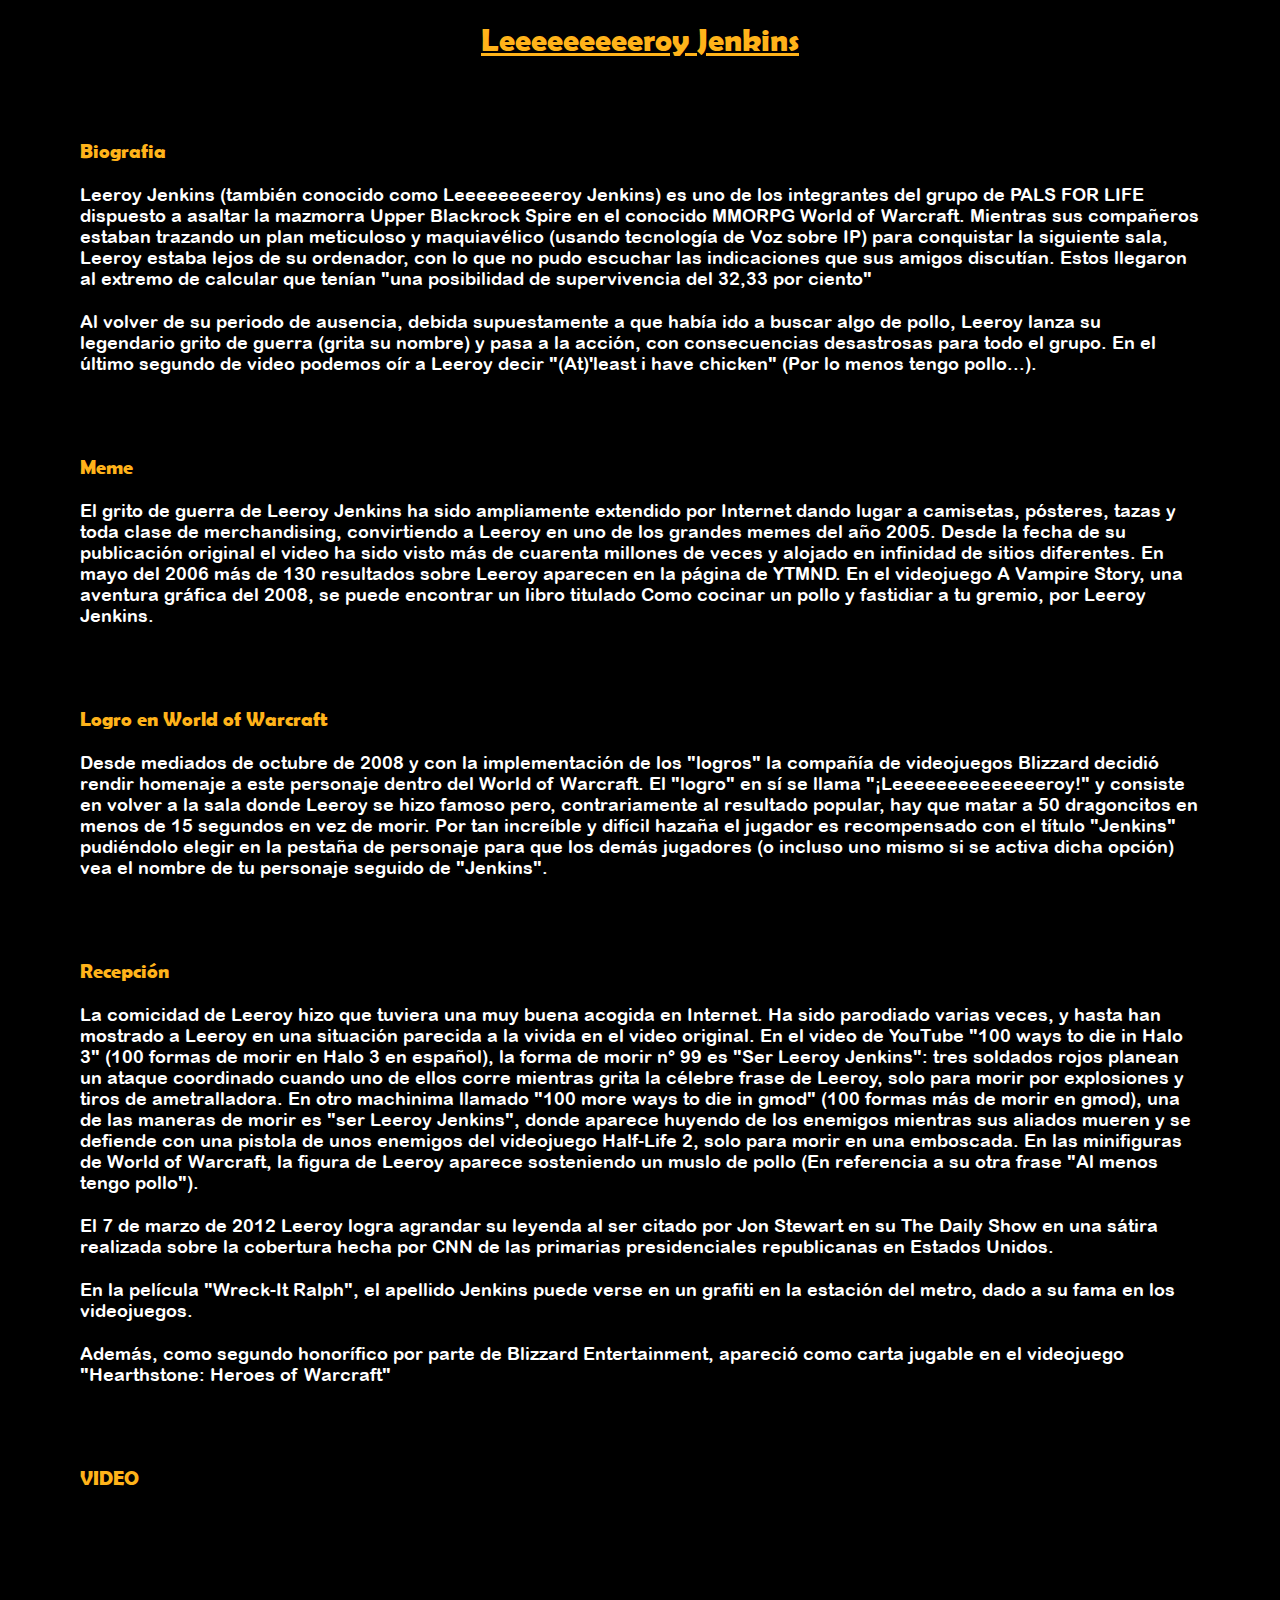
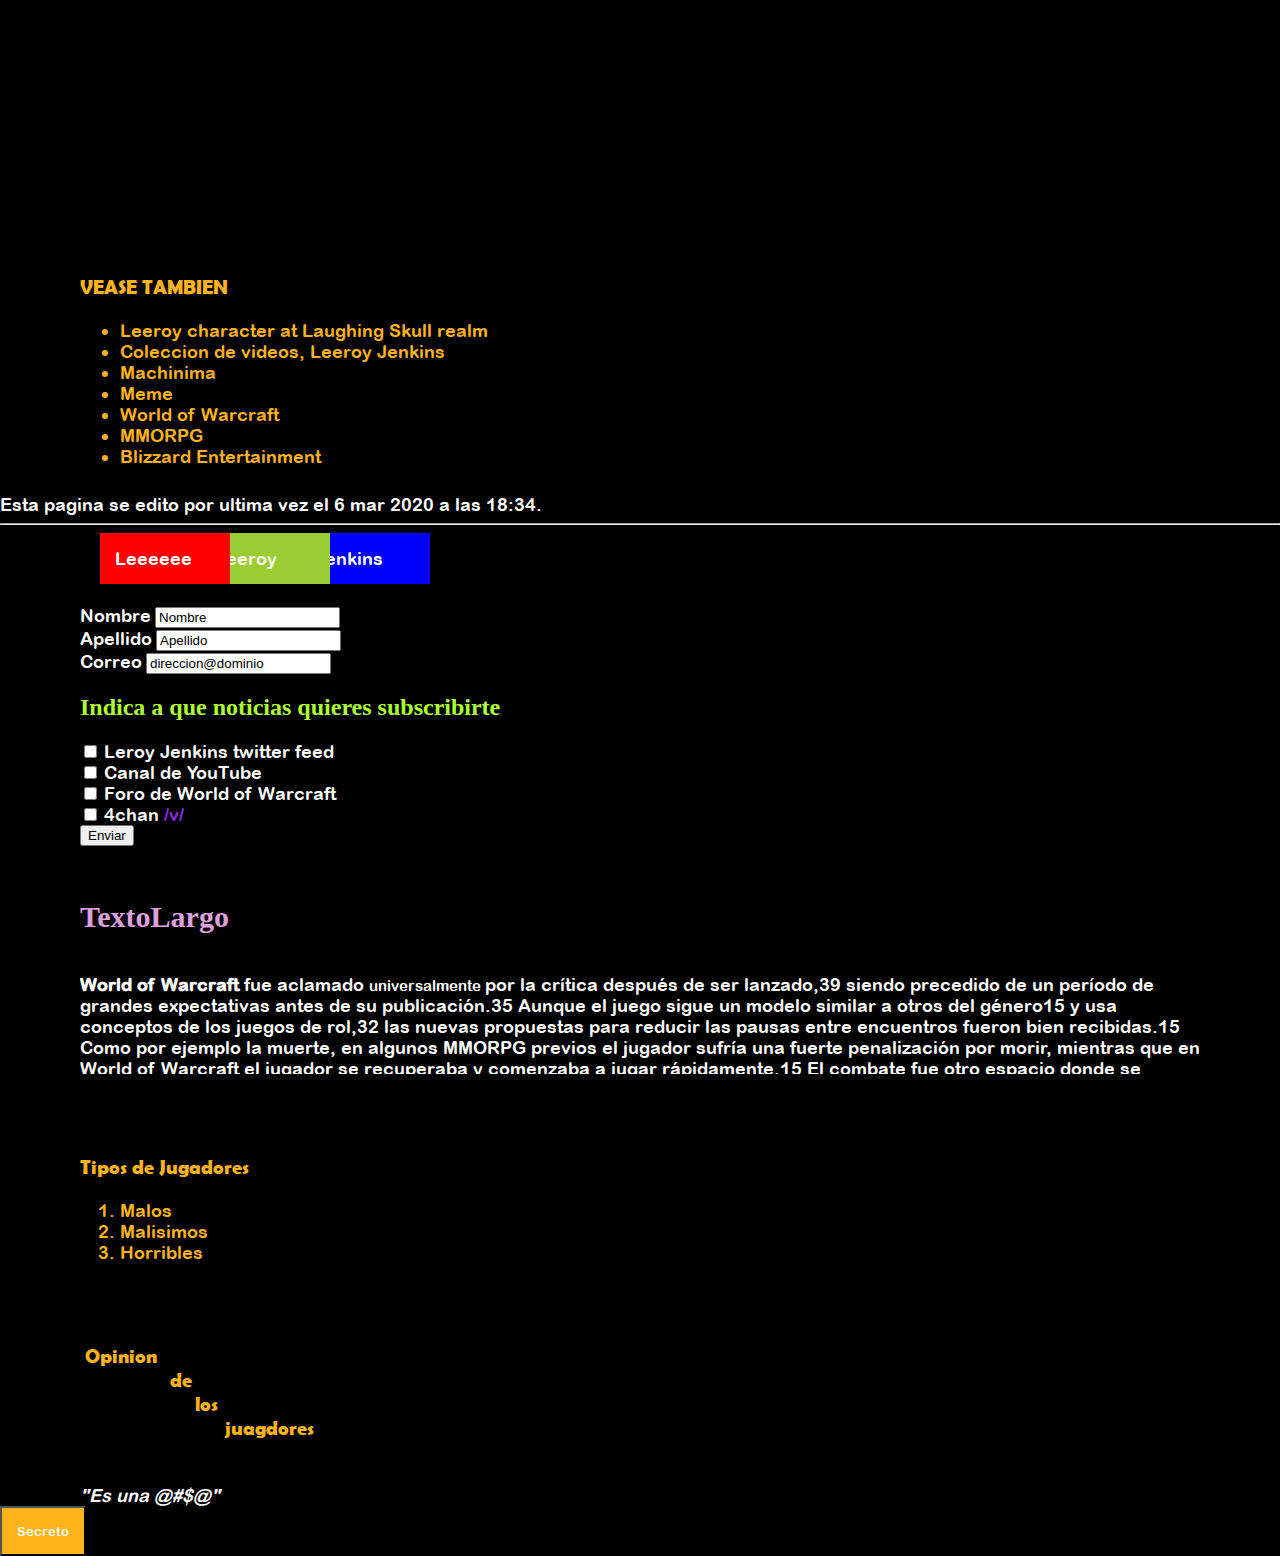
<file: ExamenHTML/index.html>
<!DOCTYPE html>
<html lang="en">

<head>
    <meta charset="UTF-8">
    <meta name="viewport" content="width=device-width, initial-scale=1.0">
    <link rel="stylesheet" href="index.css">
    <title>Sergio Malagon Martin</title>
    <script src="index.js"></script>
</head>

<body>
    <h1 class="titulo" id="leroy">Leeeeeeeeeroy Jenkins</h1>

    <main>
        <div class="contenido">
            <h3 class="titulosMediana">Biografia</h3>
            <p class="texto">Leeroy Jenkins (también conocido como Leeeeeeeeeroy Jenkins) es uno de los integrantes del grupo de PALS FOR LIFE dispuesto a asaltar la mazmorra Upper Blackrock Spire en el conocido MMORPG World of Warcraft. Mientras sus compañeros estaban trazando un plan meticuloso y maquiavélico (usando tecnología de Voz sobre IP) para conquistar la siguiente sala, Leeroy estaba lejos de su ordenador, con lo que no pudo escuchar las indicaciones que sus amigos discutían. Estos llegaron al extremo de calcular que tenían "una posibilidad de supervivencia del 32,33 por ciento"</p>
            <p class="texto">
                Al volver de su periodo de ausencia, debida supuestamente a que había ido a buscar algo de pollo, Leeroy lanza su legendario grito de guerra (grita su nombre) y pasa a la acción, con consecuencias desastrosas para todo el grupo. En el último segundo de video podemos oír a Leeroy decir "(At)'least i have chicken" (Por lo menos tengo pollo...).</p>

        </div>
        <div class="contenido">
            <h3 class="titulosMediana">Meme</h3>
            <p class="texto">El grito de guerra de Leeroy Jenkins ha sido ampliamente extendido por Internet dando lugar a camisetas, pósteres, tazas y toda clase de merchandising, convirtiendo a Leeroy en uno de los grandes memes del año 2005. Desde la fecha de su publicación original el video ha sido visto más de cuarenta millones de veces y alojado en infinidad de sitios diferentes.
                En mayo del 2006 más de 130 resultados sobre Leeroy aparecen en la página de YTMND.
                En el videojuego A Vampire Story, una aventura gráfica del 2008, se puede encontrar un libro titulado Como cocinar un pollo y fastidiar a tu gremio, por Leeroy Jenkins.</p>
        </div>
        <div class="contenido">
            <h3 class="titulosMediana">Logro en World of Warcraft</h3>
            <p class="texto">Desde mediados de octubre de 2008 y con la implementación de los "logros" la compañía de videojuegos Blizzard decidió rendir homenaje a este personaje dentro del World of Warcraft. El "logro" en sí se llama "¡Leeeeeeeeeeeeeeroy!" y consiste en volver a la sala donde Leeroy se hizo famoso pero, contrariamente al resultado popular, hay que matar a 50 dragoncitos en menos de 15 segundos en vez de morir.
                Por tan increíble y difícil hazaña el jugador es recompensado con el título "Jenkins" pudiéndolo elegir en la pestaña de personaje para que los demás jugadores (o incluso uno mismo si se activa dicha opción) vea el nombre de tu personaje seguido de "Jenkins".</p>
        </div>
        <div class="contenido">
            <h3 class="titulosMediana">Recepción</h3>
            <p class="texto">La comicidad de Leeroy hizo que tuviera una muy buena acogida en Internet.
                Ha sido parodiado varias veces, y hasta han mostrado a Leeroy en una situación parecida a la vivida en el video original.
                En el video de YouTube "100 ways to die in Halo 3" (100 formas de morir en Halo 3 en español),
                la forma de morir n° 99 es "Ser Leeroy Jenkins": tres soldados rojos planean un ataque coordinado cuando uno de ellos corre mientras grita la célebre frase de Leeroy,
                solo para morir por explosiones y tiros de ametralladora. En otro machinima llamado "100 more ways to die in gmod" (100 formas más de morir en gmod),
                una de las maneras de morir es "ser Leeroy Jenkins", donde aparece huyendo de los enemigos mientras sus aliados mueren y se defiende con una pistola de unos
                enemigos del videojuego Half-Life 2, solo para morir en una emboscada. En las minifiguras de World of Warcraft, la figura de Leeroy aparece sosteniendo
                un muslo de pollo (En referencia a su otra frase "Al menos tengo pollo").</p>
            <p class="texto">
                El 7 de marzo de 2012 Leeroy logra agrandar su leyenda al ser citado por Jon Stewart en su The Daily Show en una sátira realizada sobre la cobertura hecha por CNN de las primarias presidenciales republicanas en Estados Unidos.
            </p>
            <p class="texto">
                En la película "Wreck-It Ralph", el apellido Jenkins puede verse en un grafiti en la estación del metro, dado a su fama en los videojuegos.
            </p>
            <p class="texto">
                Además, como segundo honorífico por parte de Blizzard Entertainment, apareció como carta jugable en el videojuego "Hearthstone: Heroes of Warcraft"</p>
        </div>
        <div class="contenido">
            <h3 class="titulosMediana">VIDEO</h3>
            <iframe class="video" width="560" height="315" src="https://www.youtube.com/embed/LkCNJRfSZBU" frameborder="0" allow="accelerometer; autoplay; encrypted-media; gyroscope; picture-in-picture" allowfullscreen></iframe>
        </div>

        <div class="contenidoVease">
            <h3 class="titulosMediana">VEASE TAMBIEN</h3>
            <nav>
                <ul class="textoVease">
                    <li><a href="#" class="textoVease">Leeroy character at Laughing Skull realm</a></li>
                    <li><a href="#" class="textoVease">Coleccion de videos, Leeroy Jenkins</a></li>
                    <li><a href="#" class="textoVease">Machinima</a></li>
                    <li><a href="#" class="textoVease">Meme</a></li>
                    <li><a href="#" class="textoVease">World of Warcraft</a></li>
                    <li><a href="#" class="textoVease">MMORPG</a></li>
                    <li><a href="#" class="textoVease">Blizzard Entertainment</a></li>
                </ul>
            </nav>
        </div>
    </main>
    <div>
        <p id="fechaEditar">Esta pagina se edito por ultima vez el 6 mar 2020 a las 18:34.</p>
    </div>
    <hr>

    <div class="solapados">
        <div id="solapado1">Leeeeee</div>
        <div id="solapado2">eeeroy</div>
        <div id="solapado3">Jenkins</div>
    </div>
    <div class="contenido">
        <form action="" method="get">
            <label for="" class="texto">Nombre</label> <input type="text" name="nombre" id="" value="Nombre"> <br>
            <label for="" class="texto">Apellido</label> <input type="text" name="apellido" id="" value="Apellido"> <br>
            <label for="" class="texto">Correo</label> <input type="email" name="correo" id="" value="direccion@dominio"> <br>
            <h2 style="color: greenyellow;">Indica a que noticias quieres subscribirte</h2>
            <input type="checkbox" name="leroyFeed" id="twitter"> <label for="twitter" class="texto">Leroy Jenkins twitter feed</label> <br>
            <input type="checkbox" name="youtube" id="yt"> <label for="yt" class="texto">Canal de YouTube</label> <br>
            <input type="checkbox" name="wowForums" id="wow"> <label for="wow" class="texto">Foro de World of Warcraft</label> <br>
            <input type="checkbox" name="4channel" id="4chan"> <label for="4chan" class="texto">4chan <span id="v"> /v/ </span></label> <br>
            <button type="submit">Enviar</button>
        </form>
    </div>
    <div class="contenidoTextoLargo">
        <h4 style="color: plum; font-size: 30px;">TextoLargo</h4>
        <p class="textoLargo"><strong> World of Warcraft </strong>fue aclamado <small> universalmente </small>por la crítica después de ser lanzado,39​ siendo precedido de un período de grandes expectativas antes de su publicación.35​ Aunque el juego sigue un modelo similar a otros del género15​ y usa conceptos de los juegos de rol,32​ las nuevas propuestas para reducir las pausas entre encuentros fueron bien recibidas.15​ Como por ejemplo la muerte, en algunos MMORPG previos el jugador sufría una fuerte penalización por morir, mientras que en World of Warcraft el jugador se recuperaba y comenzaba a jugar rápidamente.15​ El combate fue otro espacio donde se produjeron cambios, al permitir al jugador recuperarse rápido del daño sufrido podían volver rápido a la batalla.41​ Estos cambios daban la sensación que harían al juego más accesible a jugadores ocasionales, que podrían jugar por periodos cortos de tiempo y aun así conseguir algo,41​ mientras que a la vez se mantenía la profundidad en el juego de manera que se permitiera a los jugadores de los niveles más altos mantener el interés en el juego.42​ El concepto de "bono por descanso" o el incremento de la velocidad con la que el jugador gana experiencia permitía a los jugadores alcanzar rápidamente el nivel de sus amigos.15​
            Las misiones formaban parte íntegra del juego siendo la mayoría de las veces usadas para continuar la historia en el juego o para guiar al jugador a través de él.41​ El gran número de misiones en cada localización fue muy popular, así como las recompensas por completarlas.15​ Aunque en realidad no eliminaban la necesidad de repetir una tarea o matar de manera repetida a una criatura, la percepción que se tenía de esas acciones era distinta.42​ Las misiones hicieron que los jugadores exploraran cada sección del mundo, lo que repercutió negativamente en los jugadores sociales o de rol.41​ Las misiones que implicaban conseguir objetos de los cuerpos de las criaturas no fueron tan populares.42​ Algunos críticos mencionaron que la falta de misiones que obligan a los jugadores a agruparse hacía sentir a veces que el juego estaba diseñado para un solo jugador,43​ mientras que otros se quejaban de que las mazmorras (que se deben jugar en grupo) no eran fáciles para nuevos jugadores y costaban demasiado tiempo acabarlas.42​ En días posteriores a lanzarse el juego, algunas misiones tenían errores de software haciéndolas imposibles de completar,15​ mientras que la masiva presencia de jugadores nuevos en algunas áreas hacía que no existieran criaturas para matar,41​ o que los jugadores tuvieran que esperar turno para matar a alguna criatura en particular para poder completar misiones.15​
            El sistema de personajes fue bien recibido, con críticos señalando a cada clase como viable e interesante, con características únicas,17​ así como que cada raza tenía un toque de distinción y de aspecto.15​ El desarrollo de los personajes también fue destacado, así como el sistema de talentos, su gran diversidad de opciones32​ y el sistema de profesiones.15​ La personalización física de los personajes fue considerada una de las cosas menos interesantes del juego,42​ aunque el nivel de detalle de los modelos fue elogiado.35​
            La apariencia del juego fue ensalzada. La característica más popular fue el que un jugador pudiera ir de un lado a otro del continente sin que se le presentara una pantalla de carga.35​ Se dijo del ambiente que "dejaba sin aliento", haciendo que los jugadores no se perdieran y que cada área del juego tuviera un aspecto único y extremadamente grande.41​ Los críticos describieron el ambiente como "una cuidadosa mezcla de dibujos animados, fantasía y realidad ".32​ El juego funcionaba bien en casi cualquier tipo de sistema,15​ aunque algunos los describieron como demasiado básico41​ y mencionaron que algunos efectos emborraban un poco la imagen.42​ La capacidad de volar sobre los escenarios fue descrita como "muy atmosférica".17​ La interfaz fue descrita como simple y con ayudas para el novato.15​
            El sonido fue muy bien recibido, en particular la música de fondo. Asignar distintas músicas a distintas áreas hacía que los jugadores sintieran mayor inmersión en el juego32​ y más interesante volver a jugar.42​ Los sonidos y voces de los personajes, tanto jugadores como no jugadores; así como los sonidos de efectos añadían personalidad al juego.32​
            World of Warcraft ganó varios premios tras su lanzamiento, incluyendo Selecciones de Editores (Editor's Choice awards).15​42​ Además, ganó varios premios anuales de medios, siendo descrito como el mejor videojuego de rol y MMORPG.44​ Los gráficos y el sonido también recibieron mención en los premios anuales, sobre todo el estilo de dibujos animados45​ y el sonido en general.46​ El juego recibió el premio al mejor producto de entretenimiento para Mac OS X en los premios Apple Design en 2005.47​ finalmente, World of Warcraft fue reconocido en los premios Spike TV de 2005 como el mejor juego de PC, mejor juego multijugador, mejor RPG y juego más adictivo.48​ En 2008, World of Warcraft fue honrado (junto con Neverwinter Nights y EverQuest) en la quincuagésimo novena edición de los premios Emmy de la tecnología e ingeniería por su avance en juegos MMORPG.49​ Game Informer situó a World of Warcraft como el undécimo en su lista de los mejores dos cientos juegos de todos los tiempos.50​ La expansión Wrath of the Lich King recibió el premio al Mejor Videojuego en la categoría de empresas otorgado por el certamen imagina en su edición del año 2009.51​</p>
    </div>


    <div class="contenido">
        <h5 class="titulosMediana">Tipos de Jugadores</h5>
        <ol class="textoVease">
            <li>Malos</li>
            <li>Malisimos</li>
            <li>Horribles</li>
        </ol>
    </div>

    <div class="contenido">
        <pre class="titulosMediana"> Opinion 
                  de
                       los
                             juagdores
        </pre>
        <p class="texto">
            <cite>"Es una @#$@"</cite>
        </p>
    </div>
    <footer>
        <button onclick="ocultarLeroy()" class="botonSecreto">Secreto</button>
    </footer>
</body>

</html>
</file>
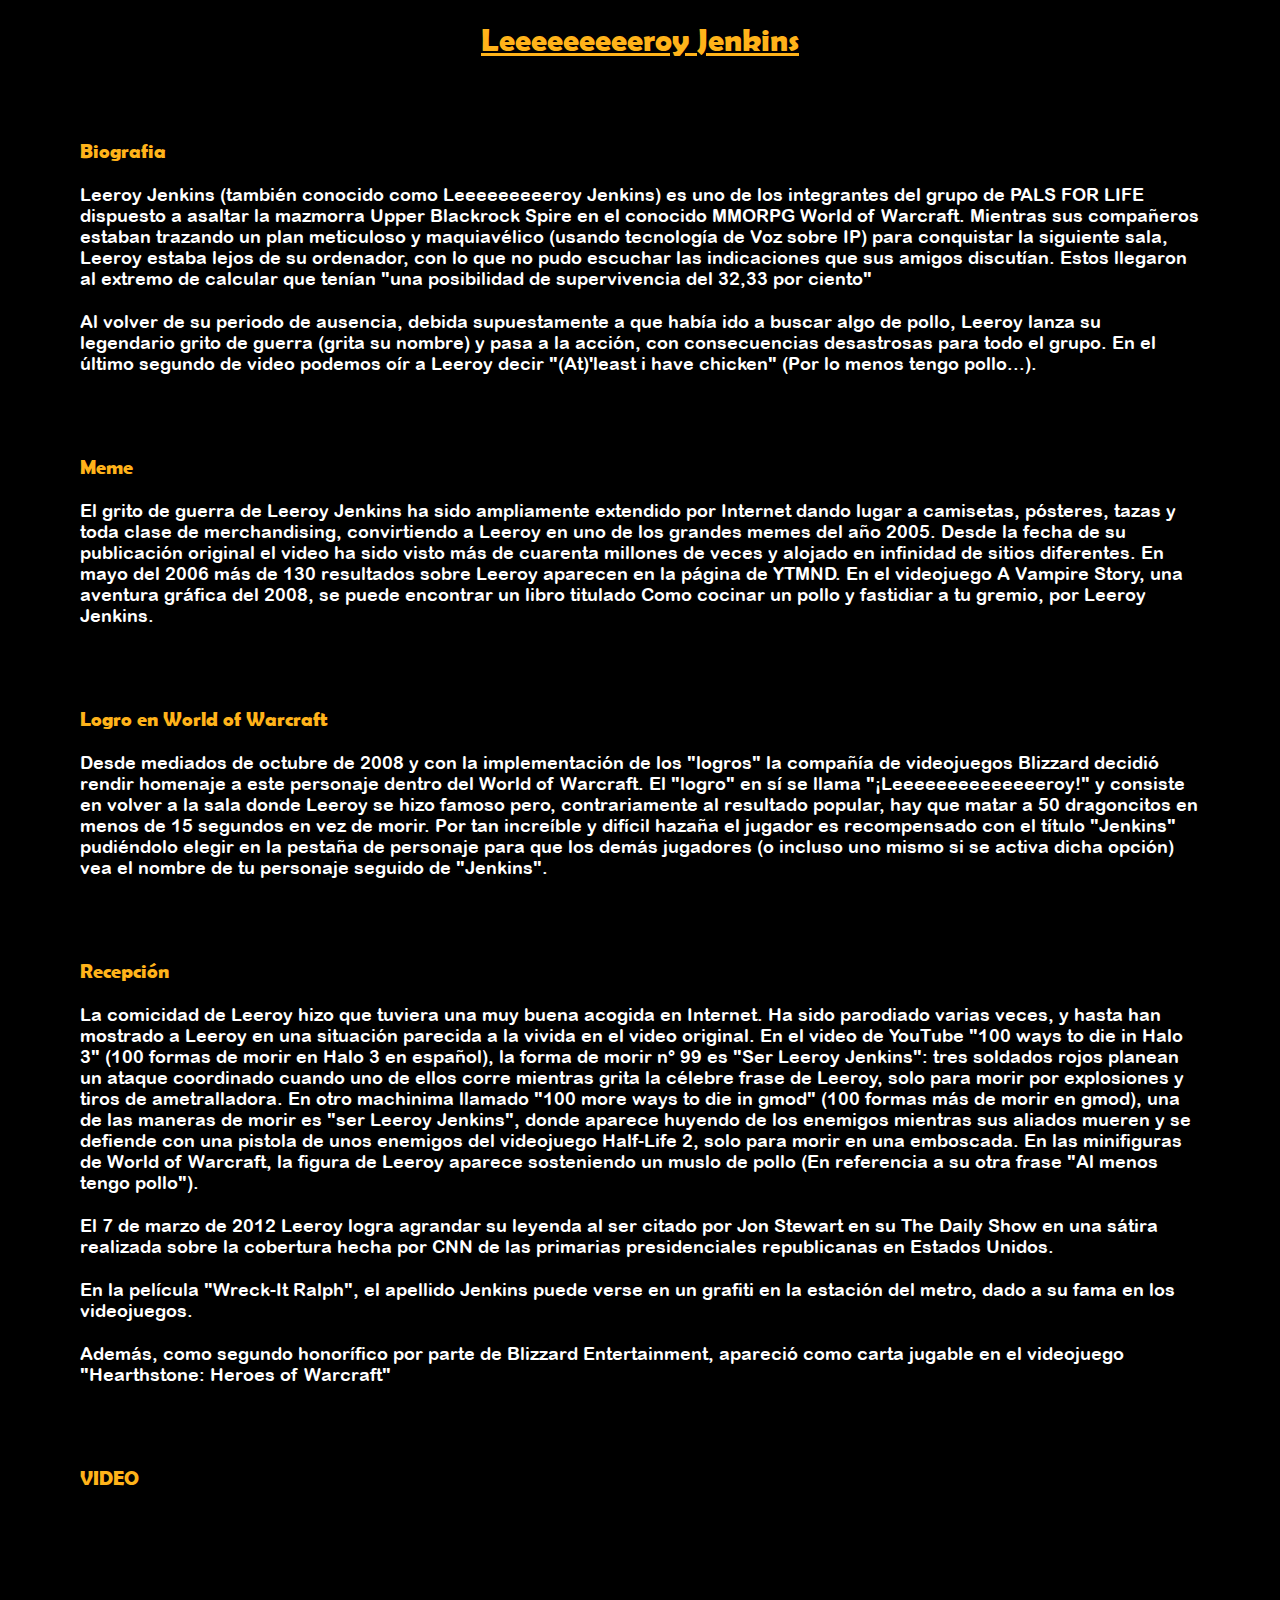
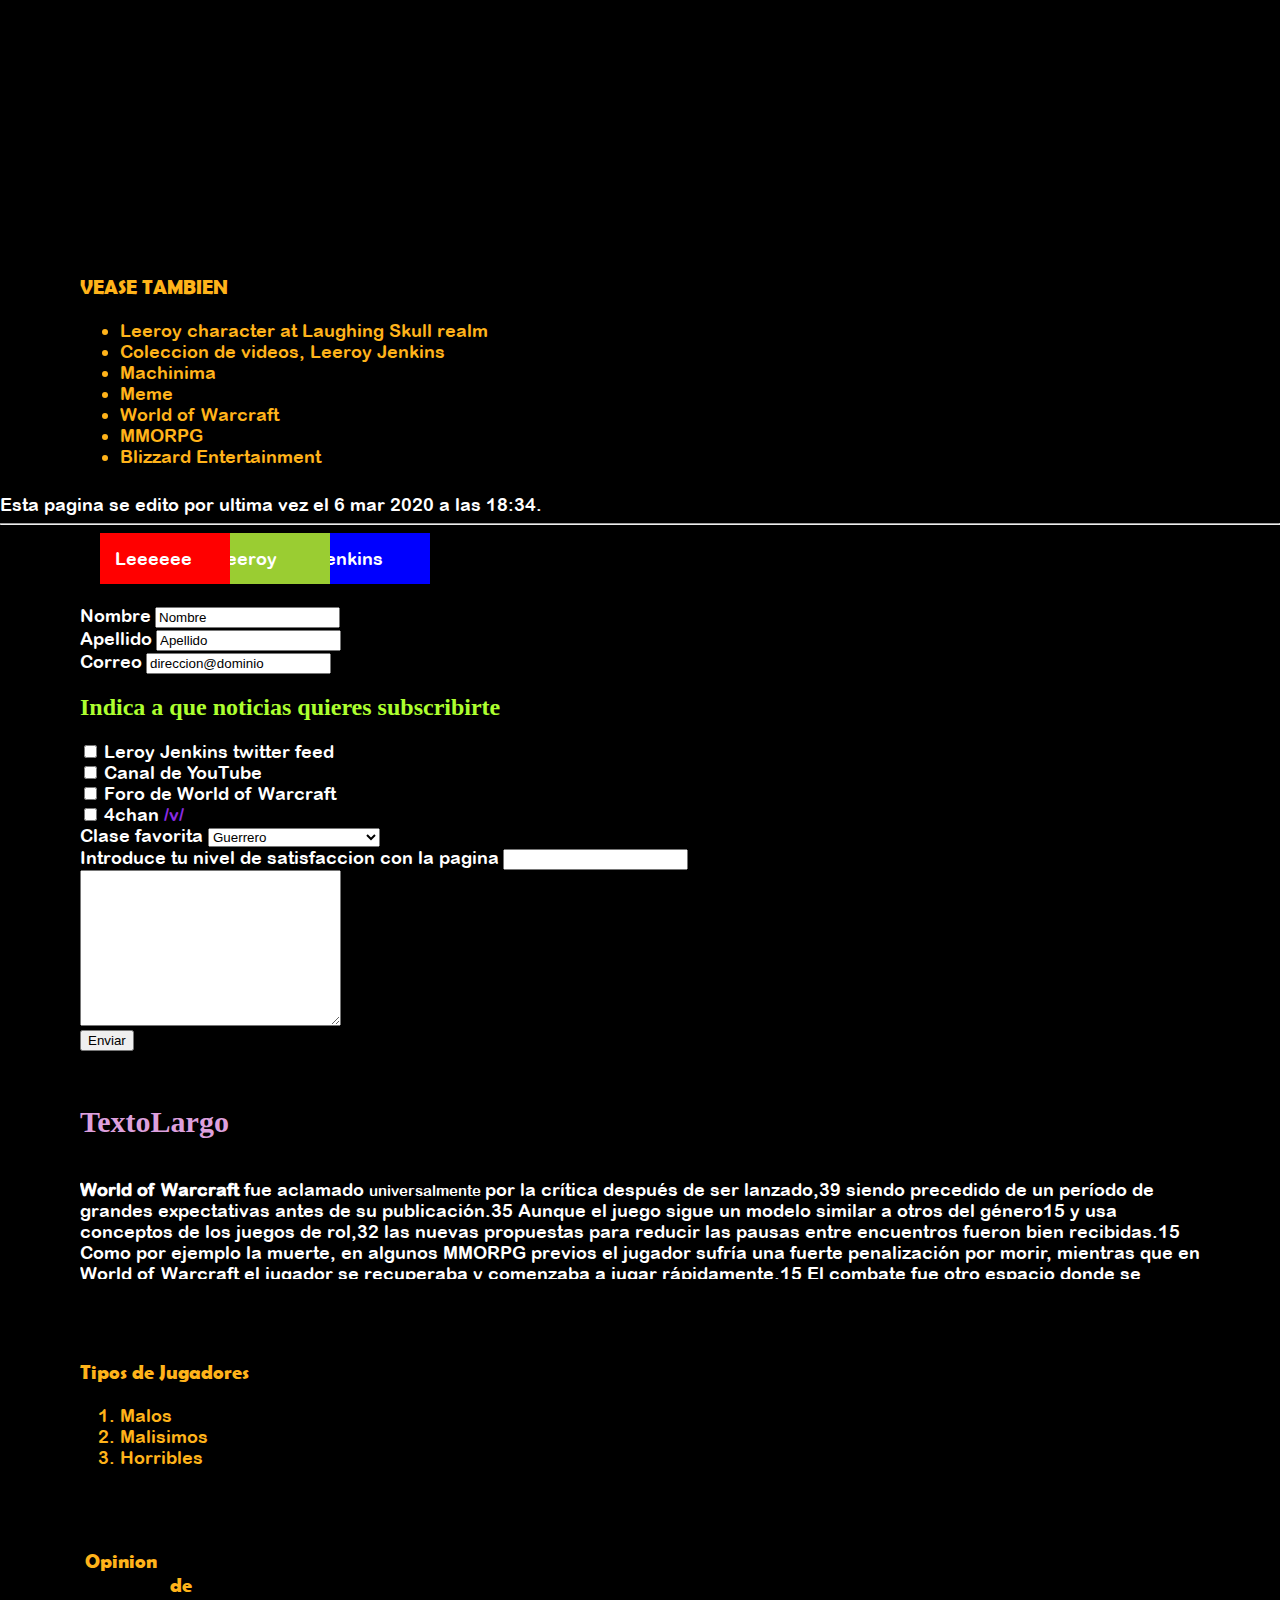
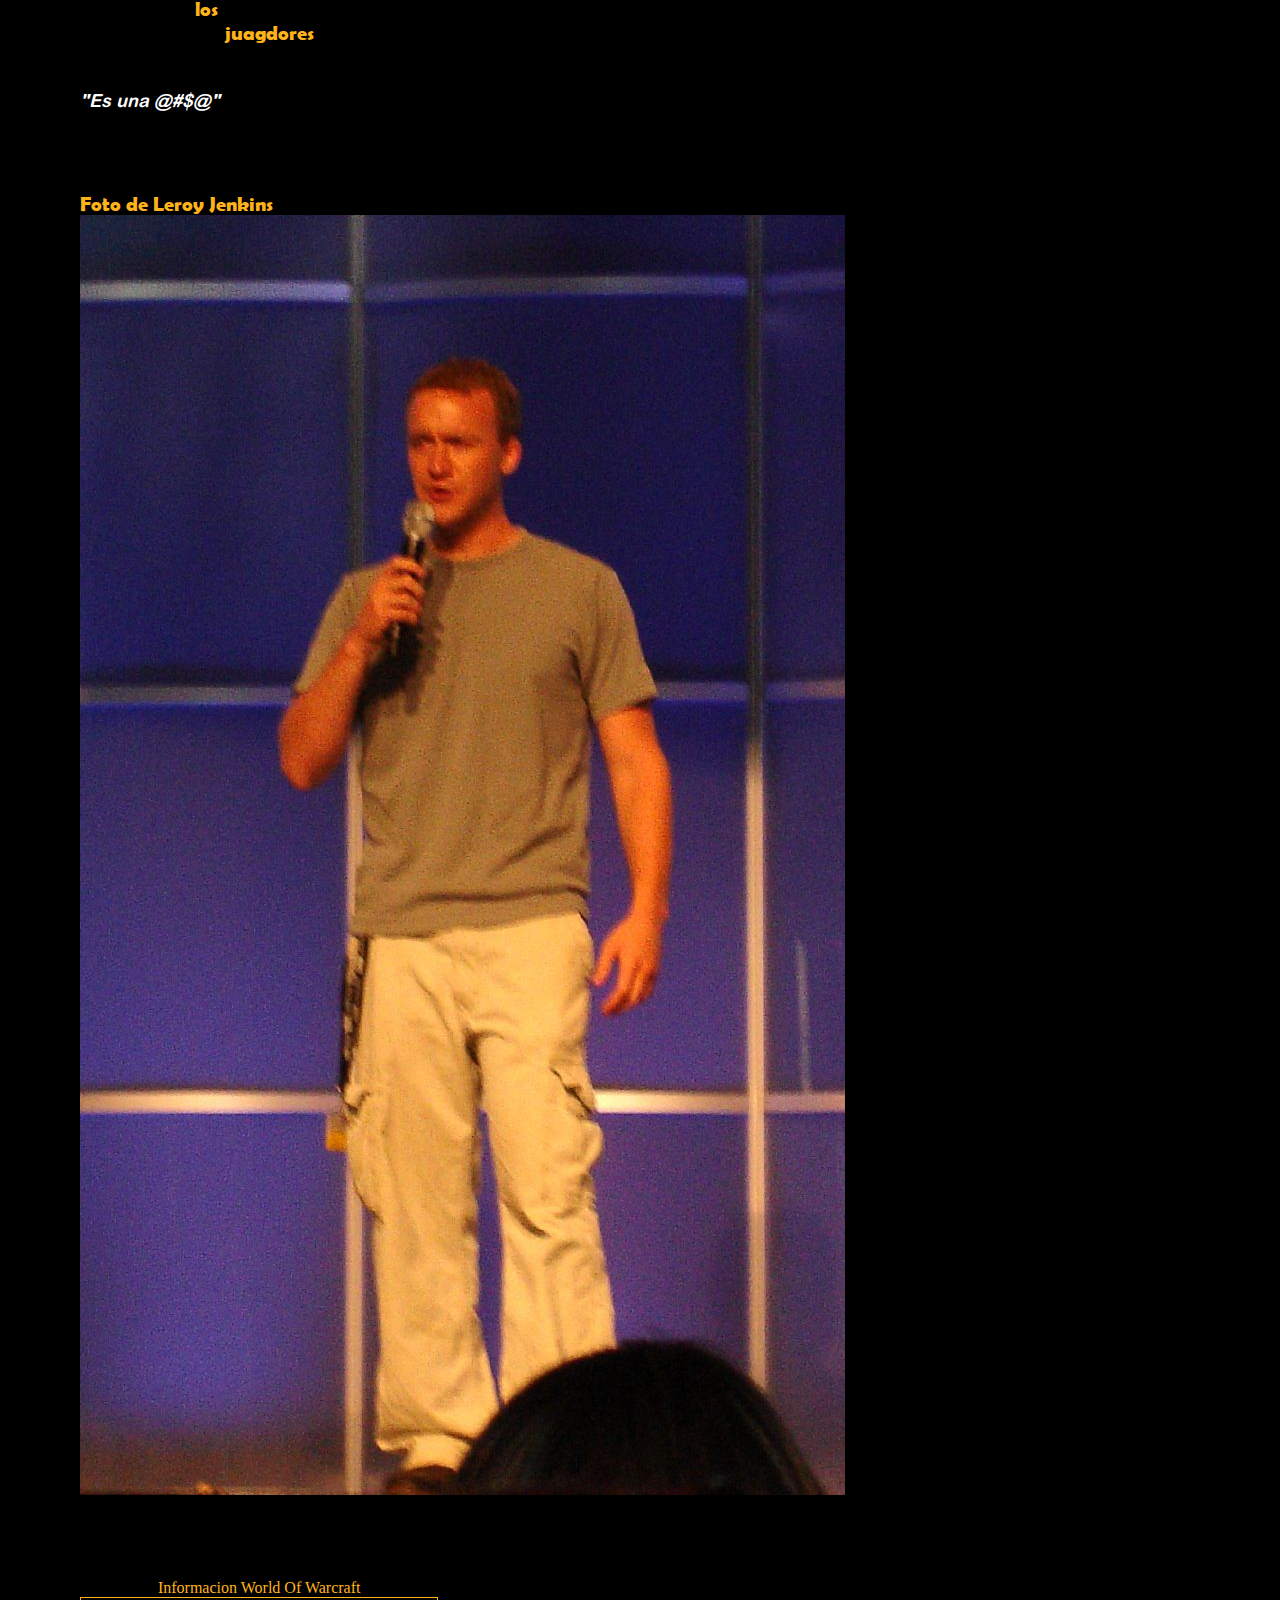
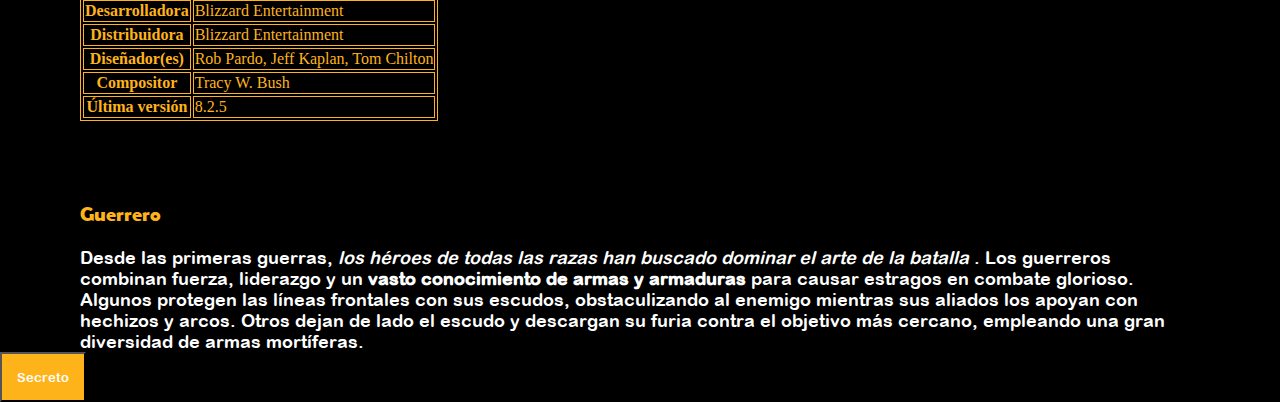
<file: ExamenSegundaEvaluacion/index.html>
<!DOCTYPE html>
<html lang="en">

<head>
    <meta charset="UTF-8">
    <meta name="viewport" content="width=device-width, initial-scale=1.0">
    <link rel="stylesheet" href="index.css">
    <title>Sergio Malagon Martin</title>
    <script src="index.js"></script>
</head>

<body>
    <header>
        <h1 class="titulo" id="leroy">Leeeeeeeeeroy Jenkins</h1>
    </header>
    <main>
        <div class="contenido">
            <h3 class="titulosMediana">Biografia</h3>
            <p class="texto">Leeroy Jenkins (también conocido como Leeeeeeeeeroy Jenkins) es uno de los integrantes del grupo de PALS FOR LIFE dispuesto a asaltar la mazmorra Upper Blackrock Spire en el conocido MMORPG World of Warcraft. Mientras sus compañeros estaban trazando un plan meticuloso y maquiavélico (usando tecnología de Voz sobre IP) para conquistar la siguiente sala, Leeroy estaba lejos de su ordenador, con lo que no pudo escuchar las indicaciones que sus amigos discutían. Estos llegaron al extremo de calcular que tenían "una posibilidad de supervivencia del 32,33 por ciento"</p>
            <p class="texto">
                Al volver de su periodo de ausencia, debida supuestamente a que había ido a buscar algo de pollo, Leeroy lanza su legendario grito de guerra (grita su nombre) y pasa a la acción, con consecuencias desastrosas para todo el grupo. En el último segundo de video podemos oír a Leeroy decir "(At)'least i have chicken" (Por lo menos tengo pollo...).</p>

        </div>
        <div class="contenido">
            <h3 class="titulosMediana">Meme</h3>
            <p class="texto">El grito de guerra de Leeroy Jenkins ha sido ampliamente extendido por Internet dando lugar a camisetas, pósteres, tazas y toda clase de merchandising, convirtiendo a Leeroy en uno de los grandes memes del año 2005. Desde la fecha de su publicación original el video ha sido visto más de cuarenta millones de veces y alojado en infinidad de sitios diferentes.
                En mayo del 2006 más de 130 resultados sobre Leeroy aparecen en la página de YTMND.
                En el videojuego A Vampire Story, una aventura gráfica del 2008, se puede encontrar un libro titulado Como cocinar un pollo y fastidiar a tu gremio, por Leeroy Jenkins.</p>
        </div>
        <div class="contenido">
            <h3 class="titulosMediana">Logro en World of Warcraft</h3>
            <p class="texto">Desde mediados de octubre de 2008 y con la implementación de los "logros" la compañía de videojuegos Blizzard decidió rendir homenaje a este personaje dentro del World of Warcraft. El "logro" en sí se llama "¡Leeeeeeeeeeeeeeroy!" y consiste en volver a la sala donde Leeroy se hizo famoso pero, contrariamente al resultado popular, hay que matar a 50 dragoncitos en menos de 15 segundos en vez de morir.
                Por tan increíble y difícil hazaña el jugador es recompensado con el título "Jenkins" pudiéndolo elegir en la pestaña de personaje para que los demás jugadores (o incluso uno mismo si se activa dicha opción) vea el nombre de tu personaje seguido de "Jenkins".</p>
        </div>
        <div class="contenido">
            <h3 class="titulosMediana">Recepción</h3>
            <p class="texto">La comicidad de Leeroy hizo que tuviera una muy buena acogida en Internet.
                Ha sido parodiado varias veces, y hasta han mostrado a Leeroy en una situación parecida a la vivida en el video original.
                En el video de YouTube "100 ways to die in Halo 3" (100 formas de morir en Halo 3 en español),
                la forma de morir n° 99 es "Ser Leeroy Jenkins": tres soldados rojos planean un ataque coordinado cuando uno de ellos corre mientras grita la célebre frase de Leeroy,
                solo para morir por explosiones y tiros de ametralladora. En otro machinima llamado "100 more ways to die in gmod" (100 formas más de morir en gmod),
                una de las maneras de morir es "ser Leeroy Jenkins", donde aparece huyendo de los enemigos mientras sus aliados mueren y se defiende con una pistola de unos
                enemigos del videojuego Half-Life 2, solo para morir en una emboscada. En las minifiguras de World of Warcraft, la figura de Leeroy aparece sosteniendo
                un muslo de pollo (En referencia a su otra frase "Al menos tengo pollo").</p>
            <p class="texto">
                El 7 de marzo de 2012 Leeroy logra agrandar su leyenda al ser citado por Jon Stewart en su The Daily Show en una sátira realizada sobre la cobertura hecha por CNN de las primarias presidenciales republicanas en Estados Unidos.
            </p>
            <p class="texto">
                En la película "Wreck-It Ralph", el apellido Jenkins puede verse en un grafiti en la estación del metro, dado a su fama en los videojuegos.
            </p>
            <p class="texto">
                Además, como segundo honorífico por parte de Blizzard Entertainment, apareció como carta jugable en el videojuego "Hearthstone: Heroes of Warcraft"</p>
        </div>
        <div class="contenido">
            <h3 class="titulosMediana">VIDEO</h3>
            <iframe class="video" width="560" height="315" src="https://www.youtube.com/embed/LkCNJRfSZBU" frameborder="0" allow="accelerometer; autoplay; encrypted-media; gyroscope; picture-in-picture" allowfullscreen></iframe>
        </div>

        <div class="contenidoVease">
            <h3 class="titulosMediana">VEASE TAMBIEN</h3>
            <nav>
                <ul class="textoVease">
                    <li><a href="#" class="textoVease">Leeroy character at Laughing Skull realm</a></li>
                    <li><a href="#" class="textoVease">Coleccion de videos, Leeroy Jenkins</a></li>
                    <li><a href="#" class="textoVease">Machinima</a></li>
                    <li><a href="#" class="textoVease">Meme</a></li>
                    <li><a href="#" class="textoVease">World of Warcraft</a></li>
                    <li><a href="#" class="textoVease">MMORPG</a></li>
                    <li><a href="#" class="textoVease">Blizzard Entertainment</a></li>
                </ul>
            </nav>
        </div>
    </main>
    <div>
        <p id="fechaEditar">Esta pagina se edito por ultima vez el 6 mar 2020 a las 18:34.</p>
    </div>
    <hr>

    <div class="solapados">
        <div id="solapado1">Leeeeee</div>
        <div id="solapado2">eeeroy</div>
        <div id="solapado3">Jenkins</div>
    </div>
    <div class="contenido">
        <form action="" method="get">
            <label for="" class="texto">Nombre</label> <input type="text" name="nombre" id="" value="Nombre"> <br>
            <label for="" class="texto">Apellido</label> <input type="text" name="apellido" id="" value="Apellido"> <br>
            <label for="" class="texto">Correo</label> <input type="email" name="correo" id="" value="direccion@dominio"> <br>
            <h2 style="color: greenyellow;">Indica a que noticias quieres subscribirte</h2>
            <input type="checkbox" name="leroyFeed" id="twitter"> <label for="twitter" class="texto">Leroy Jenkins twitter feed</label> <br>
            <input type="checkbox" name="youtube" id="yt"> <label for="yt" class="texto">Canal de YouTube</label> <br>
            <input type="checkbox" name="wowForums" id="wow"> <label for="wow" class="texto">Foro de World of Warcraft</label> <br>
            <input type="checkbox" name="4channel" id="4chan"> <label for="4chan" class="texto">4chan <span id="v"> /v/ </span></label> <br>
            <label for="" class="texto">Clase favorita </label>
            <select class="" name="listaDesplegable">
                <optgroup label="Personajes Buenos">
                    <option value="Guerrero">Guerrero</option>
                    <option value="Paladin">Paladin</option>
                    <option value="Cazador">Cazador</option>
                    <option value="Picaro">Picaro</option>
                </optgroup>
                <optgroup label="Personajes Medianos">
                    <option value="Sacerdote">Sacerdote</option>
                    <option value="Caballero">Caballero de la muerte</option>
                    <option value="Chaman">Chaman</option>
                    <option value="Mago">Mago</option>
                </optgroup>
                <optgroup label="Personajes Horribles">
                    <option value="Brujo">Brujo</option>
                    <option value="Monje">Monje</option>
                    <option value="Druida">Druida</option>
                    <option value="CazadorDemonios">Cazador de Demonios</option>
                </optgroup>

            </select> <br>
            <Label class="texto">Introduce tu nivel de satisfaccion con la pagina</Label> <input type="text" name="vehiculos" list="lista" />
            <datalist id="lista">
                <option value="Buenardo">Buenardo</option>
                <option value="Malardo">Malardo</option>
                <option value="Si">Si</option>
            </datalist><br>
            <textarea name="" id="" cols="30" rows="10"></textarea> <br>
            <button type="submit">Enviar</button>
        </form>
    </div>
    <div class="contenidoTextoLargo">
        <h4 style="color: plum; font-size: 30px;">TextoLargo</h4>
        <p class="textoLargo"><strong> World of Warcraft </strong>fue aclamado <small> universalmente </small>por la crítica después de ser lanzado,39​ siendo precedido de un período de grandes expectativas antes de su publicación.35​ Aunque el juego sigue un modelo similar a otros del género15​ y usa conceptos de los juegos de rol,32​ las nuevas propuestas para reducir las pausas entre encuentros fueron bien recibidas.15​ Como por ejemplo la muerte, en algunos MMORPG previos el jugador sufría una fuerte penalización por morir, mientras que en World of Warcraft el jugador se recuperaba y comenzaba a jugar rápidamente.15​ El combate fue otro espacio donde se produjeron cambios, al permitir al jugador recuperarse rápido del daño sufrido podían volver rápido a la batalla.41​ Estos cambios daban la sensación que harían al juego más accesible a jugadores ocasionales, que podrían jugar por periodos cortos de tiempo y aun así conseguir algo,41​ mientras que a la vez se mantenía la profundidad en el juego de manera que se permitiera a los jugadores de los niveles más altos mantener el interés en el juego.42​ El concepto de "bono por descanso" o el incremento de la velocidad con la que el jugador gana experiencia permitía a los jugadores alcanzar rápidamente el nivel de sus amigos.15​
            Las misiones formaban parte íntegra del juego siendo la mayoría de las veces usadas para continuar la historia en el juego o para guiar al jugador a través de él.41​ El gran número de misiones en cada localización fue muy popular, así como las recompensas por completarlas.15​ Aunque en realidad no eliminaban la necesidad de repetir una tarea o matar de manera repetida a una criatura, la percepción que se tenía de esas acciones era distinta.42​ Las misiones hicieron que los jugadores exploraran cada sección del mundo, lo que repercutió negativamente en los jugadores sociales o de rol.41​ Las misiones que implicaban conseguir objetos de los cuerpos de las criaturas no fueron tan populares.42​ Algunos críticos mencionaron que la falta de misiones que obligan a los jugadores a agruparse hacía sentir a veces que el juego estaba diseñado para un solo jugador,43​ mientras que otros se quejaban de que las mazmorras (que se deben jugar en grupo) no eran fáciles para nuevos jugadores y costaban demasiado tiempo acabarlas.42​ En días posteriores a lanzarse el juego, algunas misiones tenían errores de software haciéndolas imposibles de completar,15​ mientras que la masiva presencia de jugadores nuevos en algunas áreas hacía que no existieran criaturas para matar,41​ o que los jugadores tuvieran que esperar turno para matar a alguna criatura en particular para poder completar misiones.15​
            El sistema de personajes fue bien recibido, con críticos señalando a cada clase como viable e interesante, con características únicas,17​ así como que cada raza tenía un toque de distinción y de aspecto.15​ El desarrollo de los personajes también fue destacado, así como el sistema de talentos, su gran diversidad de opciones32​ y el sistema de profesiones.15​ La personalización física de los personajes fue considerada una de las cosas menos interesantes del juego,42​ aunque el nivel de detalle de los modelos fue elogiado.35​
            La apariencia del juego fue ensalzada. La característica más popular fue el que un jugador pudiera ir de un lado a otro del continente sin que se le presentara una pantalla de carga.35​ Se dijo del ambiente que "dejaba sin aliento", haciendo que los jugadores no se perdieran y que cada área del juego tuviera un aspecto único y extremadamente grande.41​ Los críticos describieron el ambiente como "una cuidadosa mezcla de dibujos animados, fantasía y realidad ".32​ El juego funcionaba bien en casi cualquier tipo de sistema,15​ aunque algunos los describieron como demasiado básico41​ y mencionaron que algunos efectos emborraban un poco la imagen.42​ La capacidad de volar sobre los escenarios fue descrita como "muy atmosférica".17​ La interfaz fue descrita como simple y con ayudas para el novato.15​
            El sonido fue muy bien recibido, en particular la música de fondo. Asignar distintas músicas a distintas áreas hacía que los jugadores sintieran mayor inmersión en el juego32​ y más interesante volver a jugar.42​ Los sonidos y voces de los personajes, tanto jugadores como no jugadores; así como los sonidos de efectos añadían personalidad al juego.32​
            World of Warcraft ganó varios premios tras su lanzamiento, incluyendo Selecciones de Editores (Editor's Choice awards).15​42​ Además, ganó varios premios anuales de medios, siendo descrito como el mejor videojuego de rol y MMORPG.44​ Los gráficos y el sonido también recibieron mención en los premios anuales, sobre todo el estilo de dibujos animados45​ y el sonido en general.46​ El juego recibió el premio al mejor producto de entretenimiento para Mac OS X en los premios Apple Design en 2005.47​ finalmente, World of Warcraft fue reconocido en los premios Spike TV de 2005 como el mejor juego de PC, mejor juego multijugador, mejor RPG y juego más adictivo.48​ En 2008, World of Warcraft fue honrado (junto con Neverwinter Nights y EverQuest) en la quincuagésimo novena edición de los premios Emmy de la tecnología e ingeniería por su avance en juegos MMORPG.49​ Game Informer situó a World of Warcraft como el undécimo en su lista de los mejores dos cientos juegos de todos los tiempos.50​ La expansión Wrath of the Lich King recibió el premio al Mejor Videojuego en la categoría de empresas otorgado por el certamen imagina en su edición del año 2009.51​</p>
    </div>


    <div class="contenido">
        <h5 class="titulosMediana">Tipos de Jugadores</h5>
        <ol class="textoVease">
            <li>Malos</li>
            <li>Malisimos</li>
            <li>Horribles</li>
        </ol>
    </div>

    <div class="contenido">
        <pre class="titulosMediana"> Opinion 
                  de
                       los
                             juagdores
        </pre>
        <p class="texto">
            <cite>"Es una @#$@"</cite>
        </p>
    </div>

    <div class="contenido">
        <h6 class="titulosMediana">Foto de Leroy Jenkins</h6>
        <img src="img/Ben.jpg" alt="">
    </div>


    <div class="contenido">
        <table class="table">
            <caption>Informacion World Of Warcraft</caption>
            <tr>
                <th>Desarrolladora</th>
                <td>Blizzard Entertainment</td>
            </tr>
            <tr>
                <th>Distribuidora</td>
                <td>Blizzard Entertainment</td>
            </tr>
            <tr>
                <th>Diseñador(es)</th>
                <td>Rob Pardo, Jeff Kaplan, Tom Chilton</td>
            </tr>
            <tr>
                <th>Compositor</th>
                <td>Tracy W. Bush</td>
            </tr>
            <tr>
                <th>Última versión</th>
                <td>8.2.5</td>
            </tr>
        </table>
    </div>

    <section class="contenido">
        <article>
            <p class="titulosMediana">Guerrero</p>
            <p class="texto">Desde las primeras guerras, <i> los héroes de todas las razas han buscado dominar el arte de la batalla </i>.
                Los guerreros combinan fuerza, liderazgo y un <b> vasto conocimiento de armas y armaduras</b> para causar estragos en combate glorioso.
                Algunos protegen las líneas frontales con sus escudos, obstaculizando al enemigo mientras sus aliados los apoyan con hechizos y arcos.
                Otros dejan de lado el escudo y descargan su furia contra el objetivo más cercano, empleando una gran diversidad de armas mortíferas.</p>
        </article>
    </section>
    <footer>
        <button onclick="ocultarLeroy()" class="botonSecreto">Secreto</button>
    </footer>
</body>

</html>
</file>
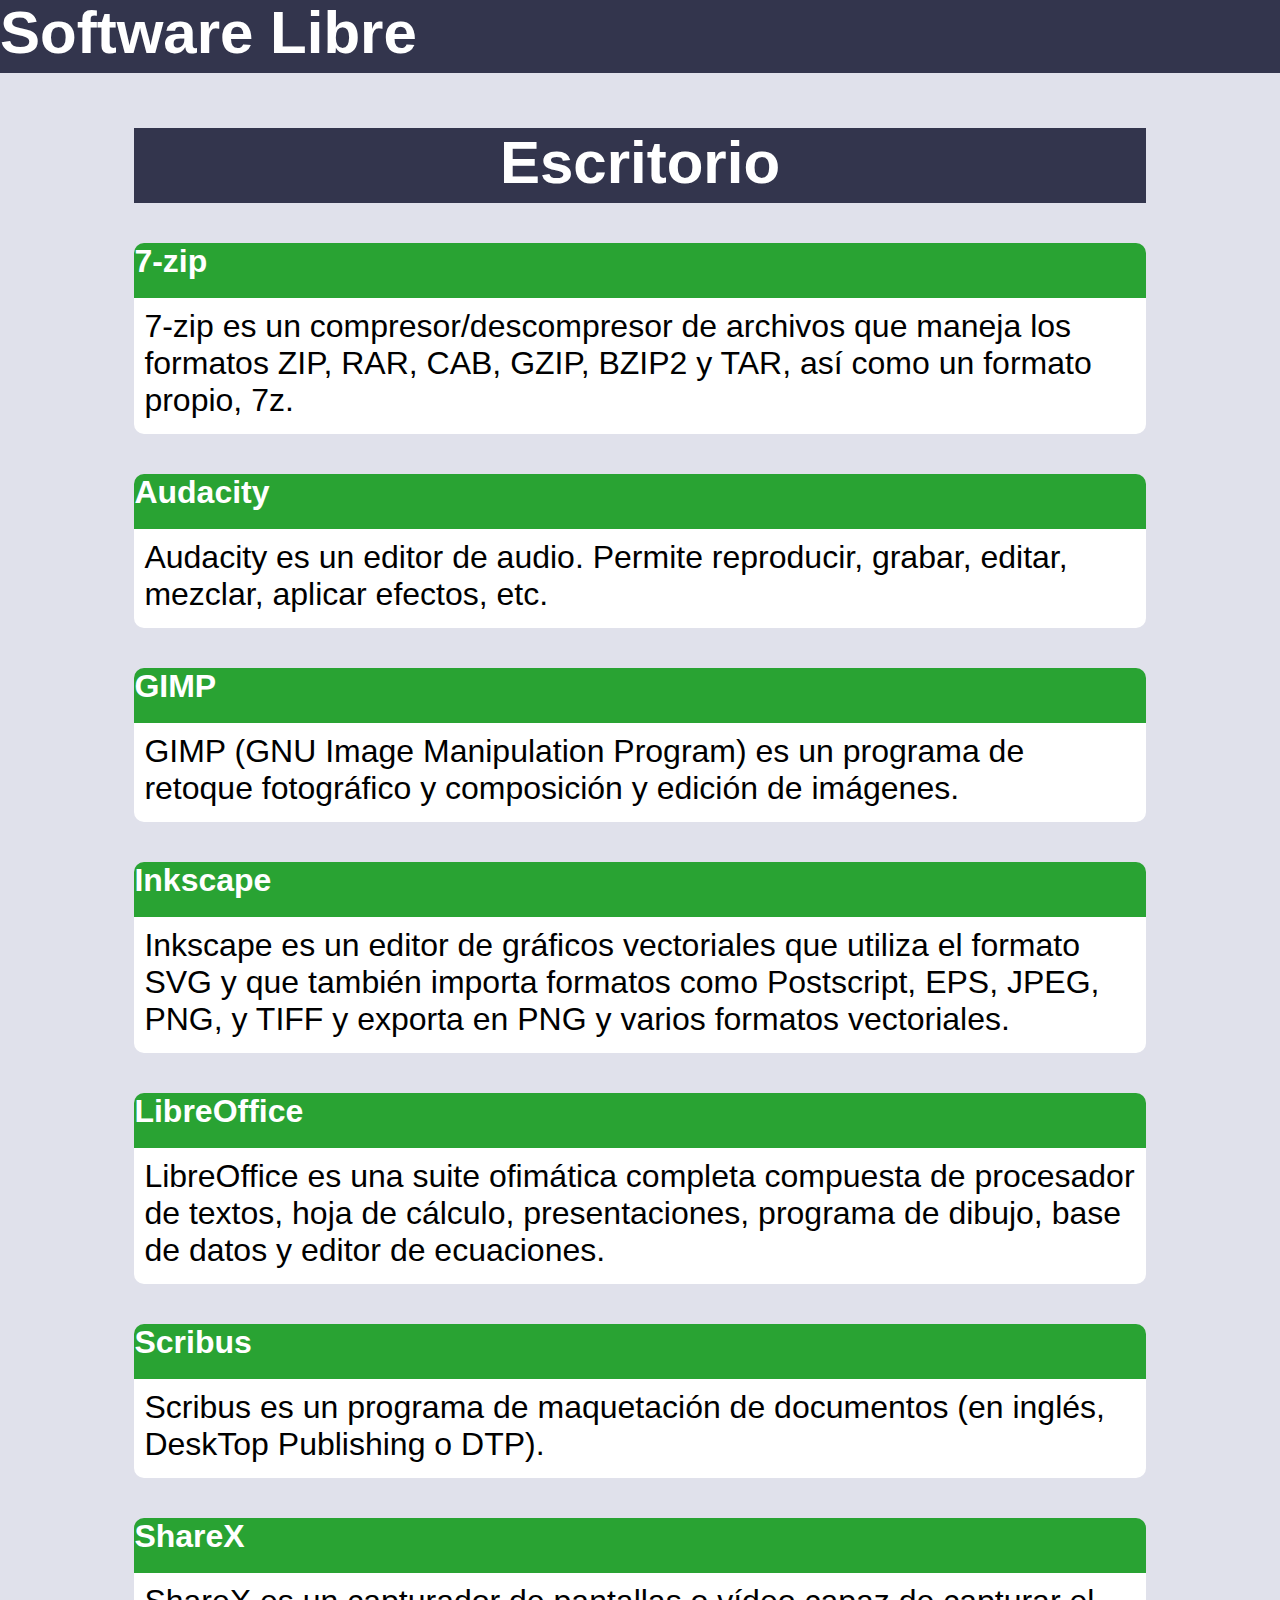
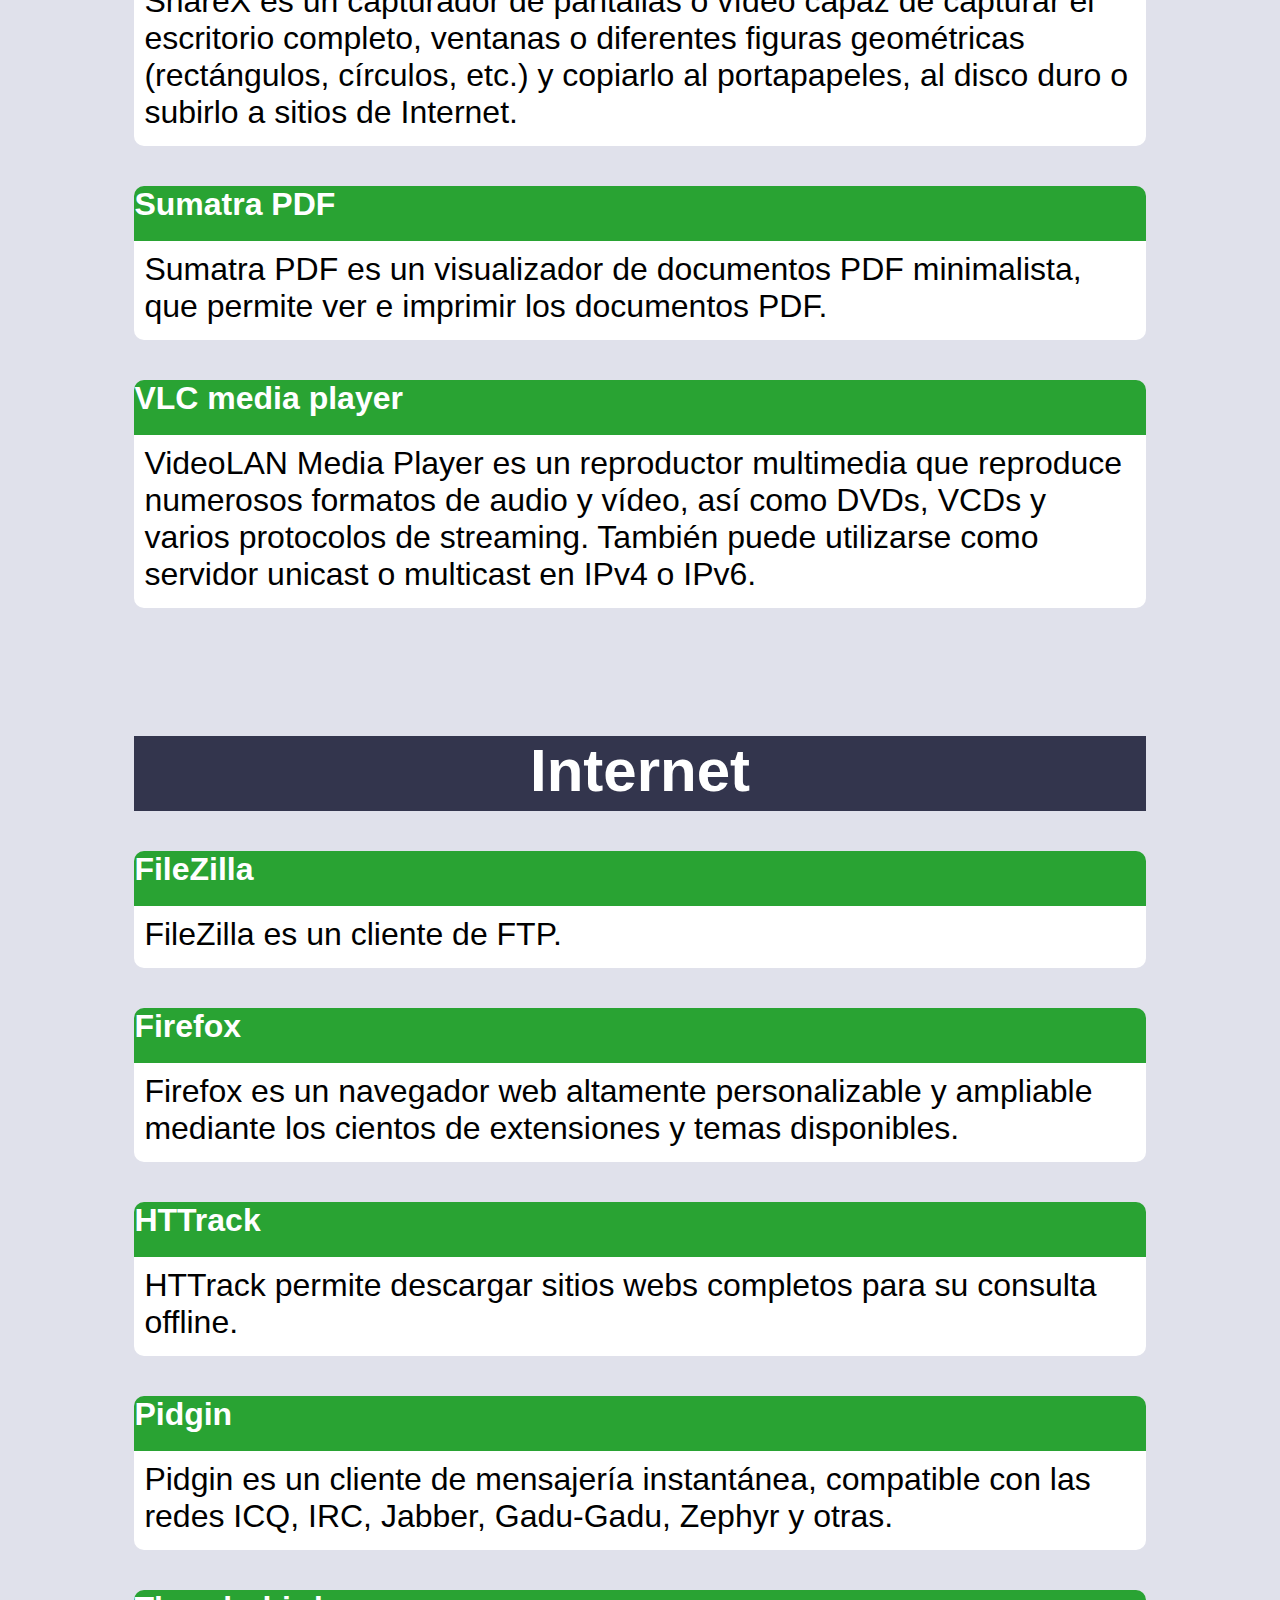
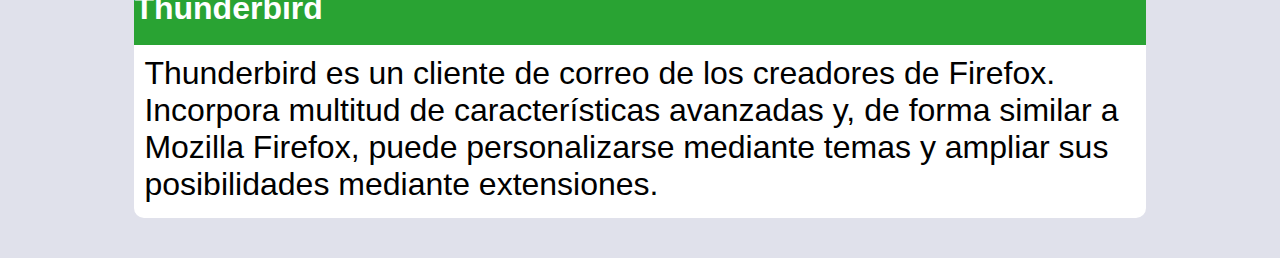
<file: ejercicios/ejercicio1.html>
<!DOCTYPE html>
<html lang="en" dir="ltr">
  <head>
    <meta charset="utf-8">
    <title>EJERCICIO 1</title>
    <link rel="stylesheet" href="ejercicio1.css">
  </head>
  <body>
    <div>
      <h1 id="softwareLibre">Software Libre</h1>
    </div>

    <div>
      <h1 id="escritorio">Escritorio</h1>
    </div>


    <div>
      <h1 class="tituloVerde">7-zip</h1>
      <p class="cajaTexto">7-zip es un compresor/descompresor de archivos
        que maneja los
         formatos ZIP, RAR, CAB, GZIP, BZIP2 y TAR, así como un formato
         propio, 7z.</p>
    </div>

    <div>
      <h1 class="tituloVerde">Audacity</h1>
      <p class="cajaTexto">Audacity es un editor de audio. Permite reproducir,
        grabar, editar, mezclar, aplicar efectos, etc.</p>
    </div>

    <div>
      <h1 class="tituloVerde">GIMP</h1>
      <p class="cajaTexto">GIMP (GNU Image Manipulation Program) es un programa
         de retoque fotográfico y composición y edición de imágenes.</p>
    </div>

    <div>
      <h1 class="tituloVerde">Inkscape</h1>
      <p class="cajaTexto">Inkscape es un editor de gráficos vectoriales
        que utiliza el formato SVG y que también importa formatos como
         Postscript, EPS, JPEG, PNG, y TIFF y exporta en PNG y varios
          formatos vectoriales.
        </p>
    </div>

    <div>
      <h1 class="tituloVerde">LibreOffice</h1>
      <p class="cajaTexto">LibreOffice es una suite ofimática completa
         compuesta de procesador de textos, hoja de cálculo,
          presentaciones, programa de dibujo, base de datos y
           editor de ecuaciones.
      </p>
    </div>

    <div>
      <h1 class="tituloVerde">Scribus</h1>
      <p class="cajaTexto">Scribus es un programa de maquetación
        de documentos (en inglés, DeskTop Publishing o DTP).
      </p>
    </div>

    <div>
      <h1 class="tituloVerde">ShareX</h1>
      <p class="cajaTexto">ShareX es un capturador de pantallas o vídeo capaz
         de capturar el escritorio completo, ventanas o diferentes figuras
          geométricas (rectángulos, círculos, etc.) y copiarlo al portapapeles,
           al disco duro o subirlo a sitios de Internet.

      </p>
    </div>

    <div>
      <h1 class="tituloVerde">Sumatra PDF</h1>
      <p class="cajaTexto">Sumatra PDF es un visualizador de documentos PDF
         minimalista, que permite ver e imprimir los documentos PDF.

      </p>
    </div>

    <div>
      <h1 class="tituloVerde">VLC media player</h1>
      <p class="cajaTexto">VideoLAN Media Player es un reproductor multimedia
        que reproduce numerosos formatos de audio y vídeo, así como DVDs, VCDs
         y varios protocolos de streaming. También puede utilizarse como
          servidor unicast o multicast en IPv4 o IPv6.

      </p>
    </div>

    <div>
      <h1 id="escritorio">Internet</h1>

    </div>
    <div>
      <h1 class="tituloVerde">FileZilla</h1>
      <p class="cajaTexto">FileZilla es un cliente de FTP.
      </p>
    </div>
    <div>
      <h1 class="tituloVerde">Firefox</h1>
      <p class="cajaTexto">Firefox es un navegador web altamente personalizable
         y ampliable mediante los cientos de extensiones y temas disponibles.

      </p>
    </div>

    <div>
      <h1 class="tituloVerde">HTTrack</h1>
      <p class="cajaTexto">HTTrack permite descargar sitios webs completos
         para su consulta offline.

      </p>
    </div>

    <div>
      <h1 class="tituloVerde">Pidgin</h1>
      <p class="cajaTexto">Pidgin es un cliente de mensajería instantánea,
         compatible con las redes ICQ, IRC, Jabber, Gadu-Gadu, Zephyr y otras.

      </p>
    </div>

    <div>
      <h1 class="tituloVerde">Thunderbird</h1>
      <p class="cajaTexto">Thunderbird es un cliente de correo de los creadores
         de Firefox. Incorpora multitud de características avanzadas y, de forma
          similar a Mozilla Firefox, puede personalizarse mediante temas y
           ampliar sus posibilidades mediante extensiones.

      </p>
    </div>
  </body>
</html>
</file>
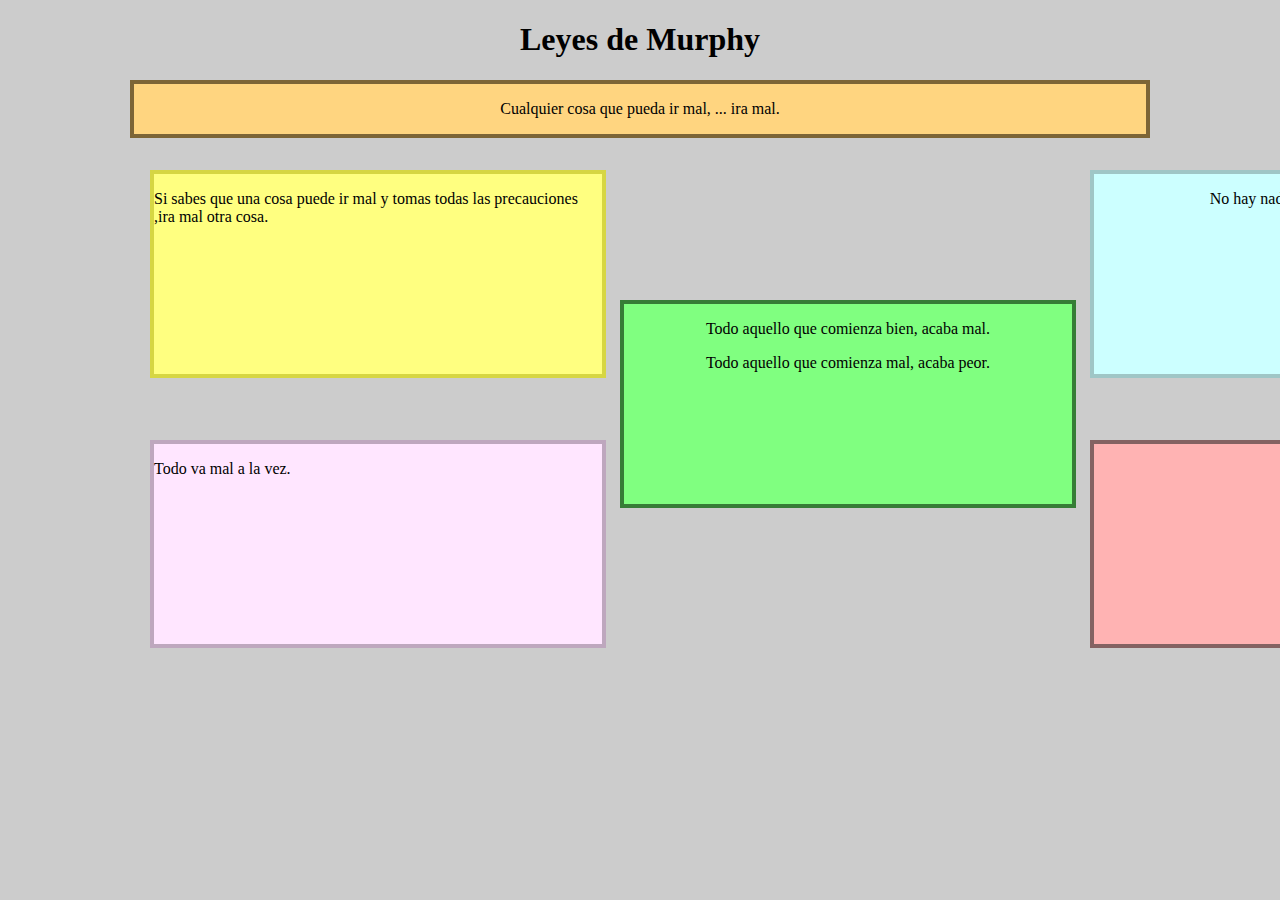
<file: ejercicios/ejercicio2.html>
<!DOCTYPE html>
<html lang="en" dir="ltr">
  <head>
    <meta charset="utf-8">
    <title>EJERCICIO2</title>
    <link rel="stylesheet" href="ejercicio2.css">
  </head>
  <body>
    <h1 id="leyes">Leyes de Murphy</h1>

    <div id="naranja">
      <p>Cualquier cosa que pueda ir mal, ... ira mal.</p>
    </div>
    <div id="amarillo">
      <p>Si sabes que una cosa puede ir mal y tomas todas las precauciones
      ,ira mal otra cosa.</p>
    </div>
    <div id="azul">
      <p>No hay nada que vaya tan mal que no pueda ir peor.</p>
    </div>
    <div id="rosa">
      <p>Todo va mal a la vez.</p>
    </div>

    <div id="rojo">
      <p>Murphy era un optimista</p>
    </div>
    <div id="verde">
      <p>Todo aquello que comienza bien, acaba mal.</p>
      <p>Todo aquello que comienza mal, acaba peor.</p>
    </div>
  </body>
</html>
</file>
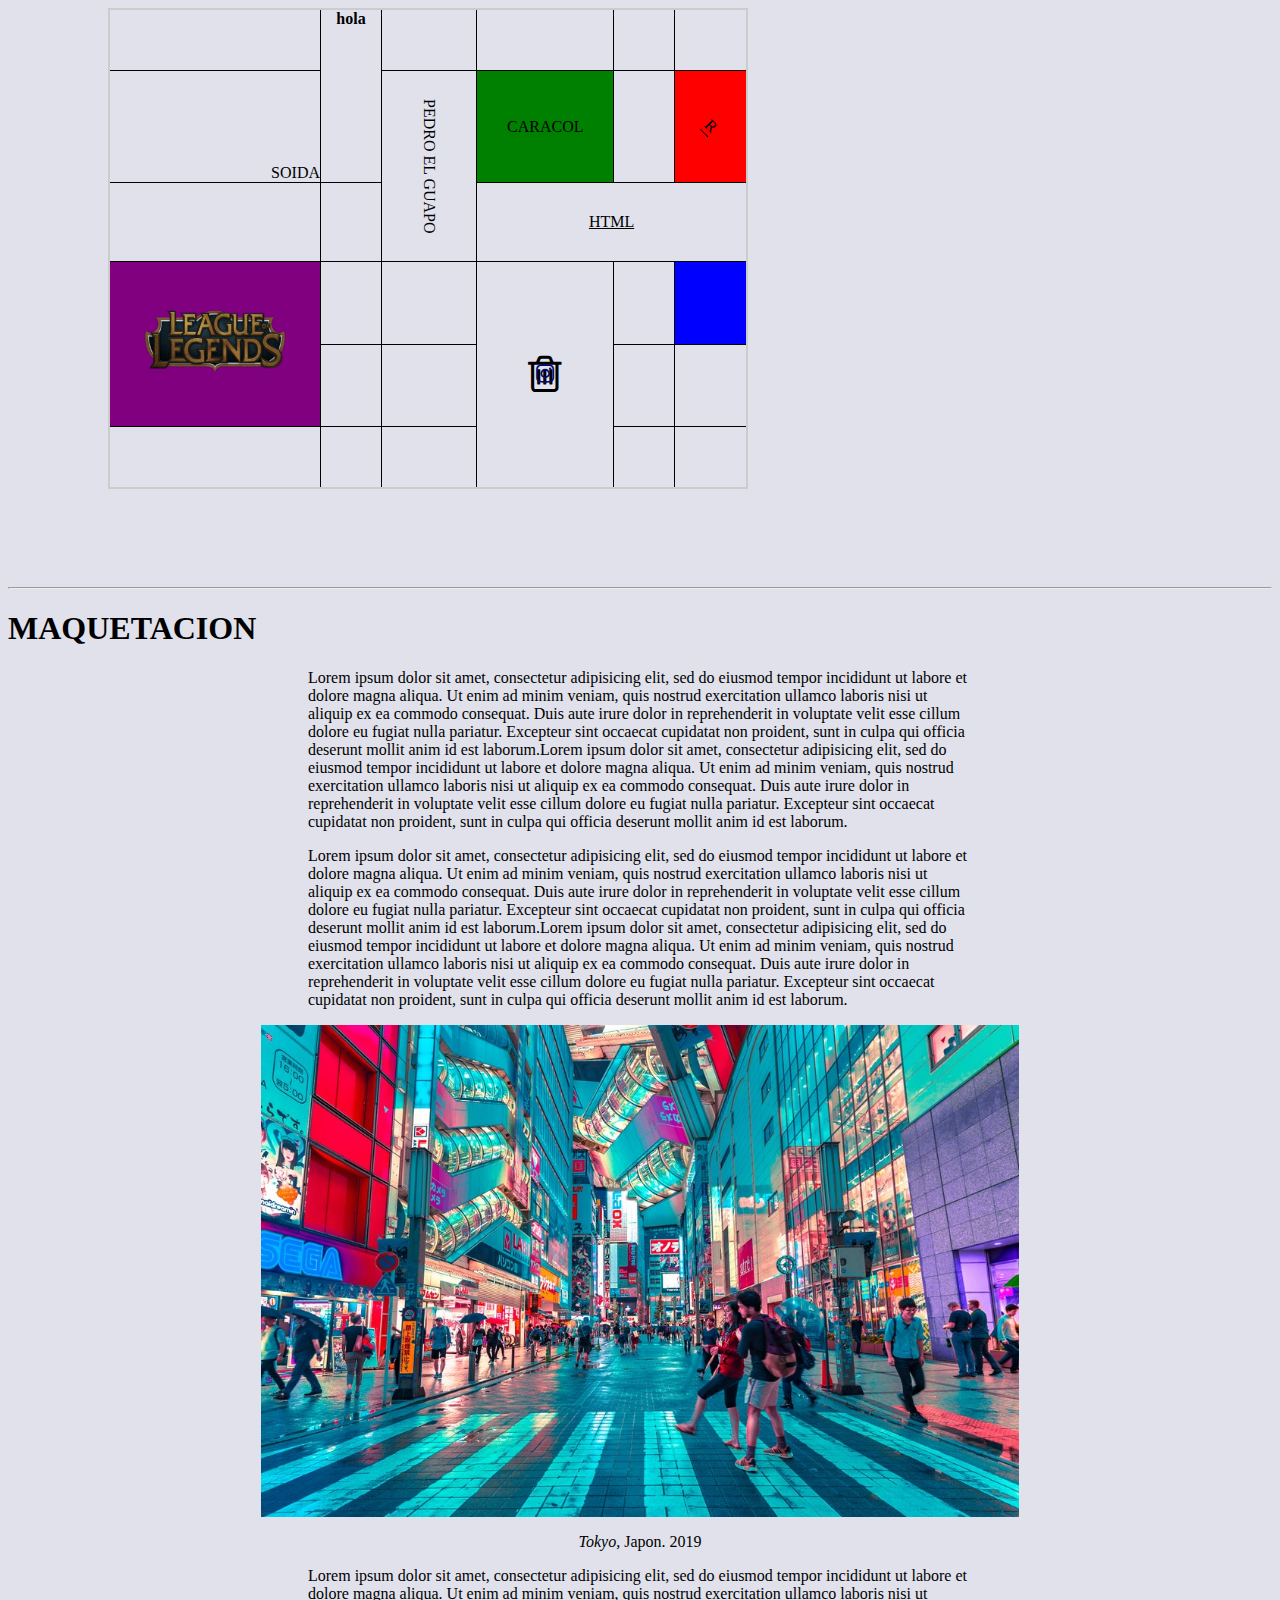
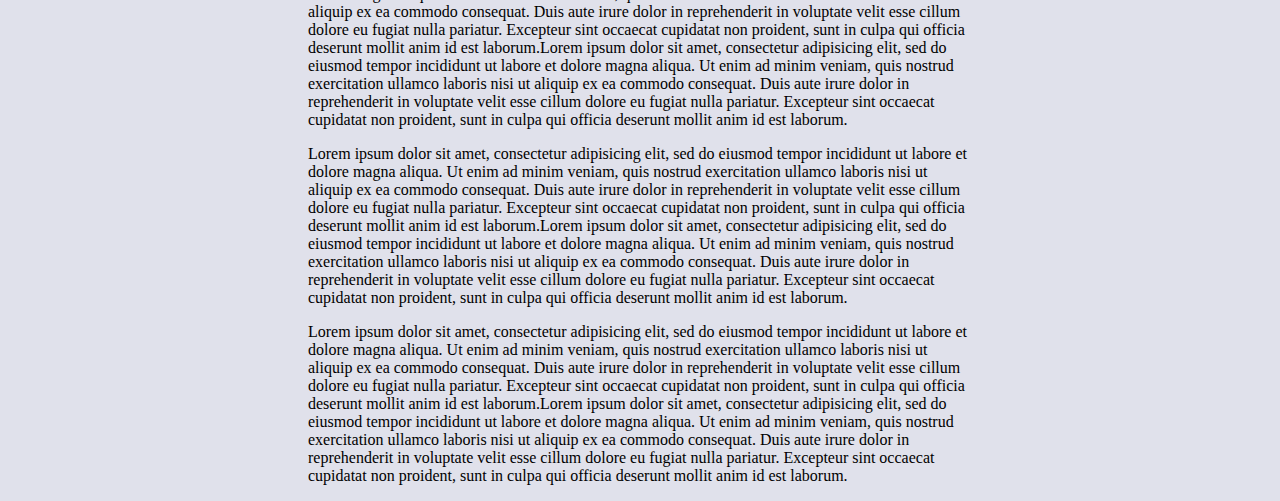
<file: ejercicios/ejercicio_tabla.html>
<!DOCTYPE html>
<html lang="en" dir="ltr">
  <head>
    <link rel="stylesheet" href="ejercicio_tabla.css" />
    <link rel="stylesheet" href="../font-awesome-4.7.0/css/font-awesome.min.css" />

    <meta charset="utf-8" />
    <title>TABLA Y MAQUETACION</title>
  </head>
  <body>
    <table>
      <tr>
        <th></th>
        <th id="hola" rowspan="2">hola</th>
        <th></th>
        <th></th>
        <th></th>
        <th></th>
      </tr>
      <tr>
        <td id="soida">SOIDA</td>
        <td id="pedro" rowspan="2">PEDRO EL GUAPO</td>
        <td id="caracol">CARACOL</td>
        <td></td>
        <td id="celdar"><p id="r">R</p></td>
      </tr>
      <tr>
        <td></td>
        <td></td>
        <td id="html" colspan="3"><u>HTML</u></td>
      </tr>
      <tr>
        <td rowspan="2" id="lol">
          <img
            src="../img/lol.png"
            alt="logo league of leyends"
            width="150px"
            height="100px"
          />
        </td>
        <td></td>
        <td></td>
        <td rowspan="3" id="instapapelera">
          <span class="fa-stack fa-lg">
            <i class="fa fa-trash-o fa-stack-2x"></i>
            <i id="insta" class="fa fa-instagram fa-stack-1x"></i>
          </span>
        </td>
        <td></td>
        <td id="azul"></td>
      </tr>
      <tr>
        <td></td>
        <td></td>
        <td></td>
        <td></td>
      </tr>
      <tr>
        <td></td>
        <td></td>
        <td></td>
        <td></td>
        <td></td>
      </tr>
    </table>

    <br />
    <br />
    <br />
    <br />
    <br />
    <hr />
    <h1>MAQUETACION</h1>
    <p id="maquetacion">
      Lorem ipsum dolor sit amet, consectetur adipisicing elit, sed do eiusmod
      tempor incididunt ut labore et dolore magna aliqua. Ut enim ad minim
      veniam, quis nostrud exercitation ullamco laboris nisi ut aliquip ex ea
      commodo consequat. Duis aute irure dolor in reprehenderit in voluptate
      velit esse cillum dolore eu fugiat nulla pariatur. Excepteur sint occaecat
      cupidatat non proident, sunt in culpa qui officia deserunt mollit anim id
      est laborum.Lorem ipsum dolor sit amet, consectetur adipisicing elit, sed
      do eiusmod tempor incididunt ut labore et dolore magna aliqua. Ut enim ad
      minim veniam, quis nostrud exercitation ullamco laboris nisi ut aliquip ex
      ea commodo consequat. Duis aute irure dolor in reprehenderit in voluptate
      velit esse cillum dolore eu fugiat nulla pariatur. Excepteur sint occaecat
      cupidatat non proident, sunt in culpa qui officia deserunt mollit anim id
      est laborum.
    </p>
    <p id="maquetacion">
      Lorem ipsum dolor sit amet, consectetur adipisicing elit, sed do eiusmod
      tempor incididunt ut labore et dolore magna aliqua. Ut enim ad minim
      veniam, quis nostrud exercitation ullamco laboris nisi ut aliquip ex ea
      commodo consequat. Duis aute irure dolor in reprehenderit in voluptate
      velit esse cillum dolore eu fugiat nulla pariatur. Excepteur sint occaecat
      cupidatat non proident, sunt in culpa qui officia deserunt mollit anim id
      est laborum.Lorem ipsum dolor sit amet, consectetur adipisicing elit, sed
      do eiusmod tempor incididunt ut labore et dolore magna aliqua. Ut enim ad
      minim veniam, quis nostrud exercitation ullamco laboris nisi ut aliquip ex
      ea commodo consequat. Duis aute irure dolor in reprehenderit in voluptate
      velit esse cillum dolore eu fugiat nulla pariatur. Excepteur sint occaecat
      cupidatat non proident, sunt in culpa qui officia deserunt mollit anim id
      est laborum.
    </p>
    <img src="../img\tokyo.jpg" alt="Calle de japon" id="foto_tokyo" />
    <p id="pie_de_foto"><cite>Tokyo,</cite> Japon. 2019</p>
    <p id="maquetacion">
      Lorem ipsum dolor sit amet, consectetur adipisicing elit, sed do eiusmod
      tempor incididunt ut labore et dolore magna aliqua. Ut enim ad minim
      veniam, quis nostrud exercitation ullamco laboris nisi ut aliquip ex ea
      commodo consequat. Duis aute irure dolor in reprehenderit in voluptate
      velit esse cillum dolore eu fugiat nulla pariatur. Excepteur sint occaecat
      cupidatat non proident, sunt in culpa qui officia deserunt mollit anim id
      est laborum.Lorem ipsum dolor sit amet, consectetur adipisicing elit, sed
      do eiusmod tempor incididunt ut labore et dolore magna aliqua. Ut enim ad
      minim veniam, quis nostrud exercitation ullamco laboris nisi ut aliquip ex
      ea commodo consequat. Duis aute irure dolor in reprehenderit in voluptate
      velit esse cillum dolore eu fugiat nulla pariatur. Excepteur sint occaecat
      cupidatat non proident, sunt in culpa qui officia deserunt mollit anim id
      est laborum.
    </p>
    <p id="maquetacion">
      Lorem ipsum dolor sit amet, consectetur adipisicing elit, sed do eiusmod
      tempor incididunt ut labore et dolore magna aliqua. Ut enim ad minim
      veniam, quis nostrud exercitation ullamco laboris nisi ut aliquip ex ea
      commodo consequat. Duis aute irure dolor in reprehenderit in voluptate
      velit esse cillum dolore eu fugiat nulla pariatur. Excepteur sint occaecat
      cupidatat non proident, sunt in culpa qui officia deserunt mollit anim id
      est laborum.Lorem ipsum dolor sit amet, consectetur adipisicing elit, sed
      do eiusmod tempor incididunt ut labore et dolore magna aliqua. Ut enim ad
      minim veniam, quis nostrud exercitation ullamco laboris nisi ut aliquip ex
      ea commodo consequat. Duis aute irure dolor in reprehenderit in voluptate
      velit esse cillum dolore eu fugiat nulla pariatur. Excepteur sint occaecat
      cupidatat non proident, sunt in culpa qui officia deserunt mollit anim id
      est laborum.
    </p>
    <p id="maquetacion">
      Lorem ipsum dolor sit amet, consectetur adipisicing elit, sed do eiusmod
      tempor incididunt ut labore et dolore magna aliqua. Ut enim ad minim
      veniam, quis nostrud exercitation ullamco laboris nisi ut aliquip ex ea
      commodo consequat. Duis aute irure dolor in reprehenderit in voluptate
      velit esse cillum dolore eu fugiat nulla pariatur. Excepteur sint occaecat
      cupidatat non proident, sunt in culpa qui officia deserunt mollit anim id
      est laborum.Lorem ipsum dolor sit amet, consectetur adipisicing elit, sed
      do eiusmod tempor incididunt ut labore et dolore magna aliqua. Ut enim ad
      minim veniam, quis nostrud exercitation ullamco laboris nisi ut aliquip ex
      ea commodo consequat. Duis aute irure dolor in reprehenderit in voluptate
      velit esse cillum dolore eu fugiat nulla pariatur. Excepteur sint occaecat
      cupidatat non proident, sunt in culpa qui officia deserunt mollit anim id
      est laborum.
    </p>
  </body>
</html>
</file>
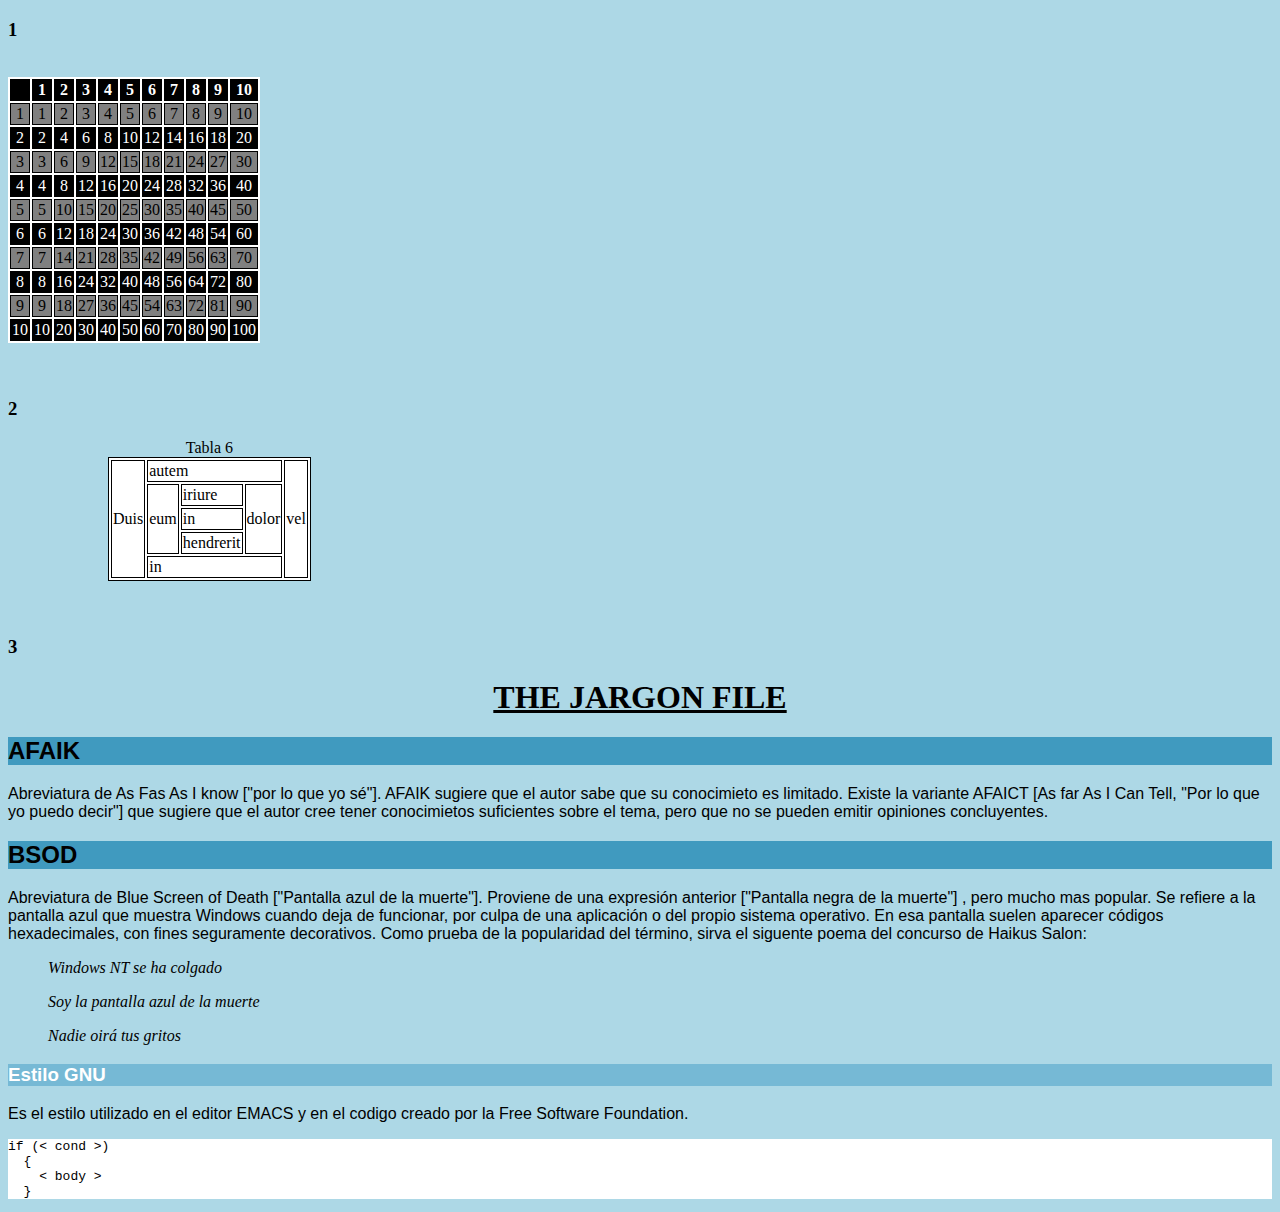
<file: ejercicios/examen_corregido.html>
<!DOCTYPE html>
<html lang="en" dir="ltr">
  <head>
    <link rel="stylesheet" href="examen_corregido.css">
    <meta charset="utf-8">
    <title>SERGIO MALAGON MARTIN</title>
  </head>
  <body>
<h3>1</h3>
<br>
<table id="t01">
  <tr class="resultado">
    <th></th>
    <th>1</th>
    <th>2</th>
    <th>3</th>
    <th>4</th>
    <th>5</th>
    <th>6</th>
    <th>7</th>
    <th>8</th>
    <th>9</th>
    <th>10</th>
  </tr>
  <tr class="resultado">
    <td >1</td>
    <td>1</td>
    <td>2</td>
    <td>3</td>
    <td>4</td>
    <td>5</td>
    <td>6</td>
    <td>7</td>
    <td>8</td>
    <td>9</th>
    <td>10</td>
  </tr>
  <tr class="resultado">
    <td>2</td>
    <td>2</td>
    <td>4</td>
    <td>6</td>
    <td>8</td>
    <td>10</td>
    <td>12</td>
    <td>14</td>
    <td>16</td>
    <td>18</td>
    <td>20</td>
  </tr>
  <tr class="resultado">
    <td>3</td>
    <td>3</td>
    <td>6</td>
    <td>9</td>
    <td>12</td>
    <td>15</td>
    <td>18</td>
    <td>21</td>
    <td>24</td>
    <td>27</td>
    <td>30</td>
  </tr>
  <tr class="resultado">
    <td>4</td>
    <td>4</td>
    <td>8</td>
    <td>12</td>
    <td>16</td>
    <td>20</td>
    <td>24</td>
    <td>28</td>
    <td>32</td>
    <td>36</td>
    <td>40</td>
  </tr>
  <tr class="resultado">
    <td>5</td>
    <td>5</td>
    <td>10</td>
    <td>15</td>
    <td>20</td>
    <td>25</td>
    <td>30</td>
    <td>35</td>
    <td>40</td>
    <td>45</td>
    <td>50</td>
  </tr>
  <tr class="resultado">
    <td>6</td>
    <td>6</td>
    <td>12</td>
    <td>18</td>
    <td>24</td>
    <td>30</td>
    <td>36</td>
    <td>42</td>
    <td>48</td>
    <td>54</td>
    <td>60</td>
  </tr>
  <tr class="resultado">
    <td>7</td>
    <td>7</td>
    <td>14</td>
    <td>21</td>
    <td>28</td>
    <td>35</td>
    <td>42</td>
    <td>49</td>
    <td>56</td>
    <td>63</td>
    <td>70</td>
  </tr>
  <tr class="resultado">
    <td>8</td>
    <td>8</td>
    <td>16</td>
    <td>24</td>
    <td>32</td>
    <td>40</td>
    <td>48</td>
    <td>56</td>
    <td>64</td>
    <td>72</td>
    <td>80</td>
  </tr>
  <tr class="resultado">
    <td>9</td>
    <td>9</td>
    <td>18</td>
    <td>27</td>
    <td>36</td>
    <td>45</td>
    <td>54</td>
    <td>63</td>
    <td>72</td>
    <td>81</td>
    <td>90</td>
  </tr>
  <tr class="resultado">
    <td>10</td>
    <td>10</td>
    <td>20</td>
    <td>30</td>
    <td>40</td>
    <td>50</td>
    <td>60</td>
    <td>70</td>
    <td>80</td>
    <td>90</td>
    <td>100</td>
  </tr>
</table >

<br>
<br>

<h3>2</h3>
<table id="t02">
  <caption>Tabla 6</caption>
  <tr>
    <td rowspan="5" id="duis">Duis</td>
    <td colspan="3" id="autem">autem</td>
    <td rowspan="5" id="vel">vel</td>
  </tr>
    <td rowspan="3" id="eum">eum</td>
    <td id="iriure">iriure</td>
    <td rowspan="3" id="dolor">dolor</td>
  </tr>
  <tr>
    <td>in</td>

  </tr>
  <tr>
    <td id="hendrerit">hendrerit</td>
  </tr>
  <tr>
    <td colspan="3" id="in">in</td>
  </tr>
</table>

<br>
<br>

<h3>3</h3>
<h1 id="titulo"><u><b>THE JARGON FILE</b></u></h1>
<h2 class="jargonfile">AFAIK</h2>
<p class="textojargon">Abreviatura de As Fas As I know ["por lo que yo sé"]. AFAIK sugiere que el autor sabe que su
conocimieto es limitado. Existe la variante AFAICT [As far As I Can Tell, "Por lo que yo puedo decir"] que
sugiere que el autor cree tener conocimietos suficientes sobre el tema, pero que no se pueden emitir opiniones concluyentes.</p>
<h2 class="jargonfile">BSOD</h2>
<p class="textojargon">Abreviatura de Blue Screen of Death ["Pantalla azul de la muerte"]. Proviene de una expresión anterior ["Pantalla negra de la muerte"]
, pero mucho mas popular. Se refiere a la pantalla azul que muestra Windows cuando deja de funcionar, por culpa de una aplicación o del
propio sistema operativo. En esa pantalla suelen aparecer códigos hexadecimales, con fines seguramente decorativos. Como prueba de la popularidad del
término, sirva el siguente poema del concurso de Haikus Salon:</p>
<blockquote id="poema">
Windows NT se ha colgado <p></p>
Soy la pantalla azul de la muerte <p></p>
Nadie oirá tus gritos</blockquote>
<h3 id="gnu">Estilo GNU</h3>
<p class="textojargon">Es el estilo utilizado en el editor EMACS y en el codigo creado por la Free Software Foundation.</p>
<pre id="precodigo">if (< cond >)
  {
    < body >
  }
</pre>
  </body>
</html>
</file>
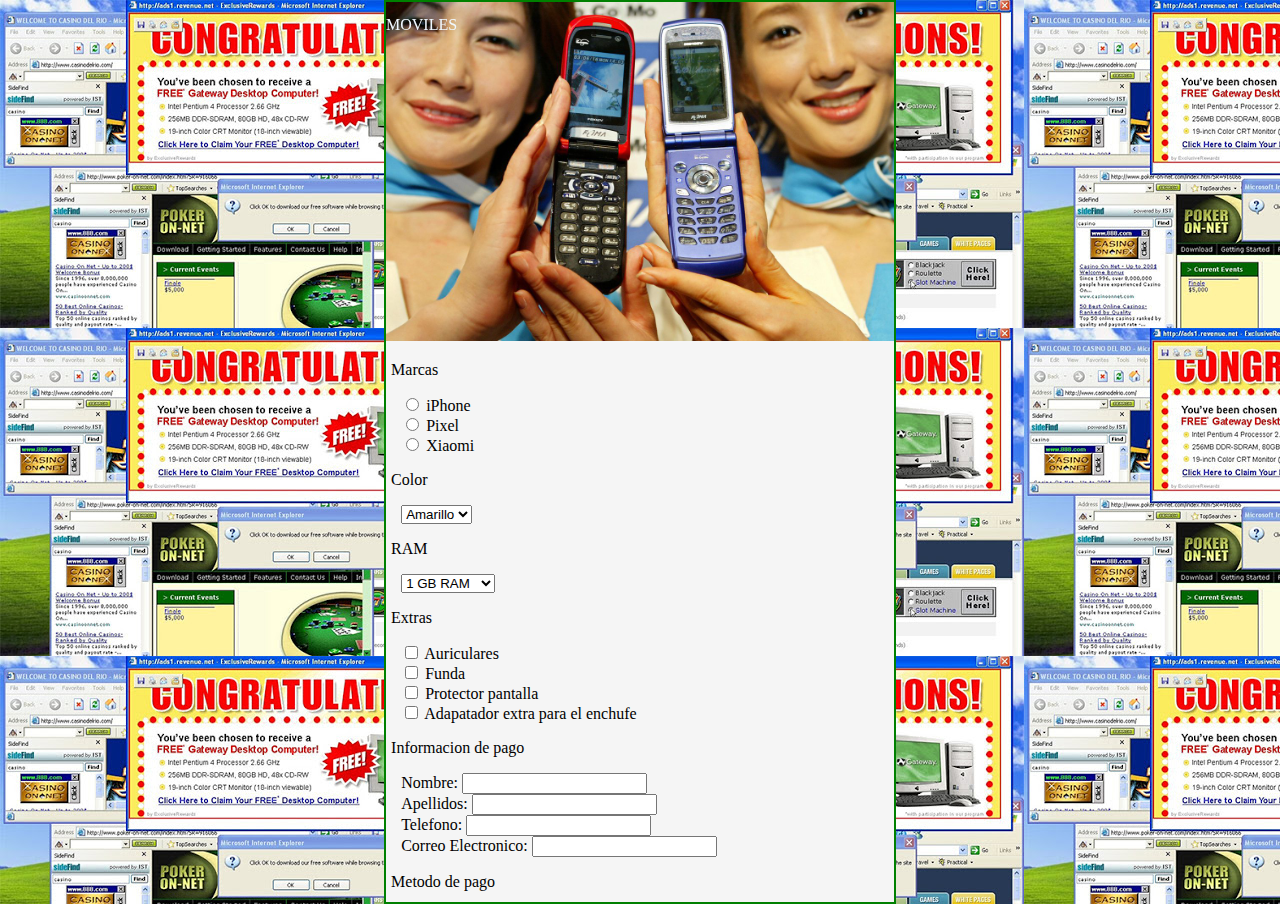
<file: ejercicios/formulario.html>
<!DOCTYPE html>
<html lang="es">

<head>
    <meta charset="UTF-8">
    <meta name="viewport" content="width=device-width, initial-scale=1.0">
    <link rel="stylesheet" href="formulario.css">
    <script src="https://cdn.tiny.cloud/1/no-api-key/tinymce/5/tinymce.min.js" referrerpolicy="origin"></script>
    <script>tinymce.init({ selector: 'textarea' });</script>
    <title>Formulario</title>
</head>

<body>
    <div class="formulario">
        <img src="../img/movilAsia.jpg" alt="" class="foto">
        <p class="textoInicial">moviles</p>
        <div class="formulario1">
            <form action="">

                <p>Marcas</p>
                <div class="formulario2">
                    <input type="radio" name="marca" id="iphone"> <label for="iphone">iPhone</label> <br>
                    <input type="radio" name="marca" id="pixel"> <label for="pixel">Pixel</label> <br>
                    <input type="radio" name="marca" id="xiaomi"> <label for="xiaomi">Xiaomi</label> <br>
                </div>

                <p>Color</p>
                <div class="formulario2">
                    <select name="" id="">
                        <option value="amarillo">Amarillo</option>
                        <option value="azul">Azul</option>
                        <option value="blanco">Blanco</option>
                        <option value="bronce">Bronce</option>
                    </select>
                </div>

                <p>RAM</p>
                <div class="formulario2">
                    <select name="" id="">
                        <option value="amarillo">1 GB RAM</option>
                        <option value="azul">2 GB RAM</option>
                        <option value="blanco">6 GB RAM</option>
                        <option value="bronce">12 GB RAM</option>
                    </select>
                </div>

                <p>Extras</p>
                <div class="formulario2">
                    <input type="checkbox" name="auriculares" id="auriculares"> <label for="auriculares">Auriculares</label> <br>
                    <input type="checkbox" name="funda" id="funda"> <label for="funda">Funda</label> <br>
                    <input type="checkbox" name="protectorPantalla" id="protectorPantalla"> <label for="protectorPantalla">Protector pantalla</label> <br>
                    <input type="checkbox" name="adaptadorEnchufe" id="adaptadorEnchufe"> <label for="adaptadorEnchufe">Adapatador extra para el enchufe</label> <br>
                </div>

                <p>Informacion de pago</p>
                <div class="formulario2">
                    Nombre: <input type="text" name="nombre" id=""> <br>
                    Apellidos: <input type="text" name="" id=""> <br>
                    Telefono: <input type="tel" name="" id=""> <br>
                    Correo Electronico: <input type="email" name="" id=""> <br>
                </div>

                <p>Metodo de pago</p>
                <input type="radio" name="metodoPago" id="tarjeta"> <label for="tarjeta">Tarjeta de Credito/ Debito</label> <br>
                <div class="metodoPago">
                    Titular de la tarjeta: <br> <input type="text" name="" id=""> <br>
                    Numero de tarjeta: <br> <input type="text" name="" id=""> <br>
                    Fecha de caducidad: <br> <input type="month" name="" id=""> <br>
                    Codigo CVC2: <br> <input type="number" name="" id=""> <br>
                </div>
                <input type="radio" name="metodoPago" id="paypal"> <label for="paypal">PayPal</label> <br>
                <div class="metodoPago">
                    <input type="button" value="PayPal">
                </div>
                <p>Otros</p>
        </div>
        <textarea name="" id="" cols="100" rows="10"></textarea>
        </form>
    </div>
</body>

</html>
</file>
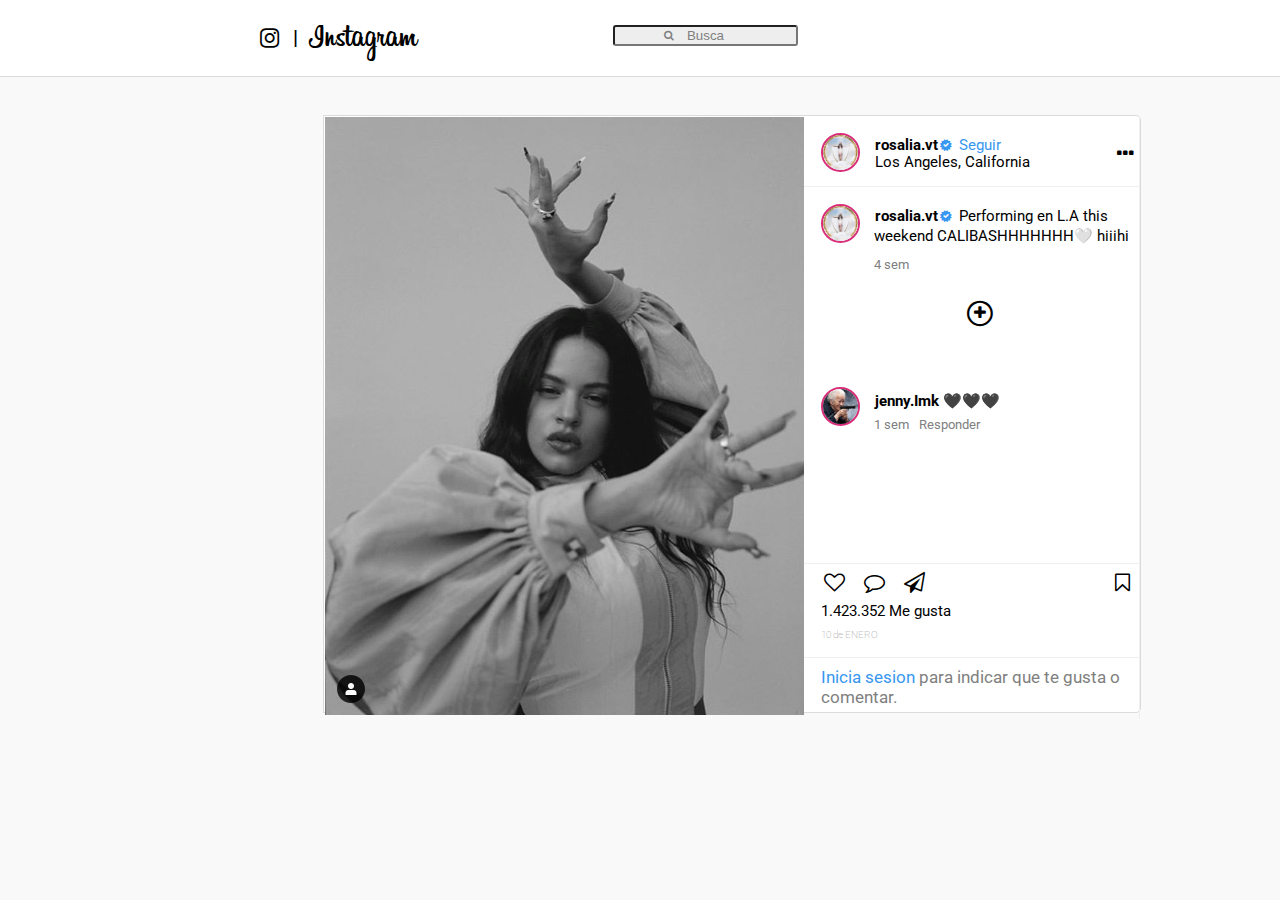
<file: ejercicios/rosalia.html>
<!DOCTYPE html>
<html lang="es" dir="ltr">


<head>
    <meta charset="utf-8" />
    <link rel="stylesheet" href="rosalia.css" />
    <link rel="stylesheet" href="../font-awesome-4.7.0/css/font-awesome.min.css" />
    <link href="https://fonts.googleapis.com/css?family=Roboto" rel="stylesheet" />
    <title>Instagram Rosalia</title>
</head>

<body>
    <div class="encabezado">
        <input type="text" name="apellido" value="Busca" id="barraBusqueda" />
        <p id="barraVerticalEncabezado">|</p>
        <i class="fa fa-search" aria-hidden="true" id="iconoBarraBusqueda"></i>
        <i class="fa fa-instagram" aria-hidden="true" id="iconoInsta"></i>
        <p id="textoInsta">Instagram</p>
    </div>

    <div class="encuadroImagen">
        <div class="zonaFoto">
            <img src="../img/osalia.png" alt="rosalia" />
        </div>

        <div class="zonaSeguir">
            <span id="iconoVerificada" style="font-size: 0.8rem;">
                <i class="fa fa-certificate" aria-hidden="true" id="certificado"></i>
                <i class="fa fa-check" aria-hidden="true" id="certificado2"></i>
            </span>

            <i class="fa fa-ellipsis-h" aria-hidden="true" id="menuContextual"></i>
            <img src="../img/rosaliaFotoPerfil.jpg" alt="rosalia" class="miniaturaPerfil" />
            <p class="rosaliavt">rosalia.vt</p>
            <p id="seguir">Seguir</p>
            <p id="localizacion">Los Angeles, California</p>
        </div>

        <div class="zonaComentarios">
            <img src="../img/rosaliaFotoPerfil.jpg" alt="rosalia" class="miniaturaPerfil" />
            <span id="iconoVerificada" style="font-size: 0.8rem;">
                <i class="fa fa-certificate" aria-hidden="true" id="certificado"></i>
                <i class="fa fa-check" aria-hidden="true" id="certificado2"></i>
            </span>
            <p class="rosaliavt">rosalia.vt</p>
            <p id="rosaliaComentario1">Performing en L.A this</p>
            <p id="rosaliaComentario2">weekend CALIBASHHHHHHH🤍 hiiihi</p>
            <p id="antiguedadComentario1">4 sem</p>
            <p id="antiguedadComentario2">1 sem</p>
            <p id="nombrePerfil">jenny.Imk 🖤🖤🖤</p>
            <p id="responder">Responder</p>
            <span id="cargarComentarios">
                <i class="fa fa-plus" aria-hidden="true" id="plus"></i>
                <i class="fa fa-circle-thin" aria-hidden="true" id="circulo"></i>
            </span>
            <img src="../img/stockImage.jpg" alt="rosalia" id="miniaturaPerfil2" />
        </div>

        <div class="zonaLikes">
            <i class="fa fa-heart-o" aria-hidden="true" id="likeIcono"></i>
            <i class="fa fa-comment-o" aria-hidden="true" id="comentarIcono"></i>
            <i class="fa fa-paper-plane-o" aria-hidden="true" id="compartirIcono"></i>
            <i class="fa fa-bookmark-o" aria-hidden="true" id="guardarIcono"></i>
            <p id="meGusta">1.423.352 Me gusta</p>
            <p id="fecha">10 de ENERO</p>
        </div>

        <div class="zonaIniciarSesion">
            <p id="sesion">
                <span id="sesion2">Inicia sesion</span> para indicar que te gusta o comentar.
            </p>
        </div>
    </div>
</body>

</html>
</file>
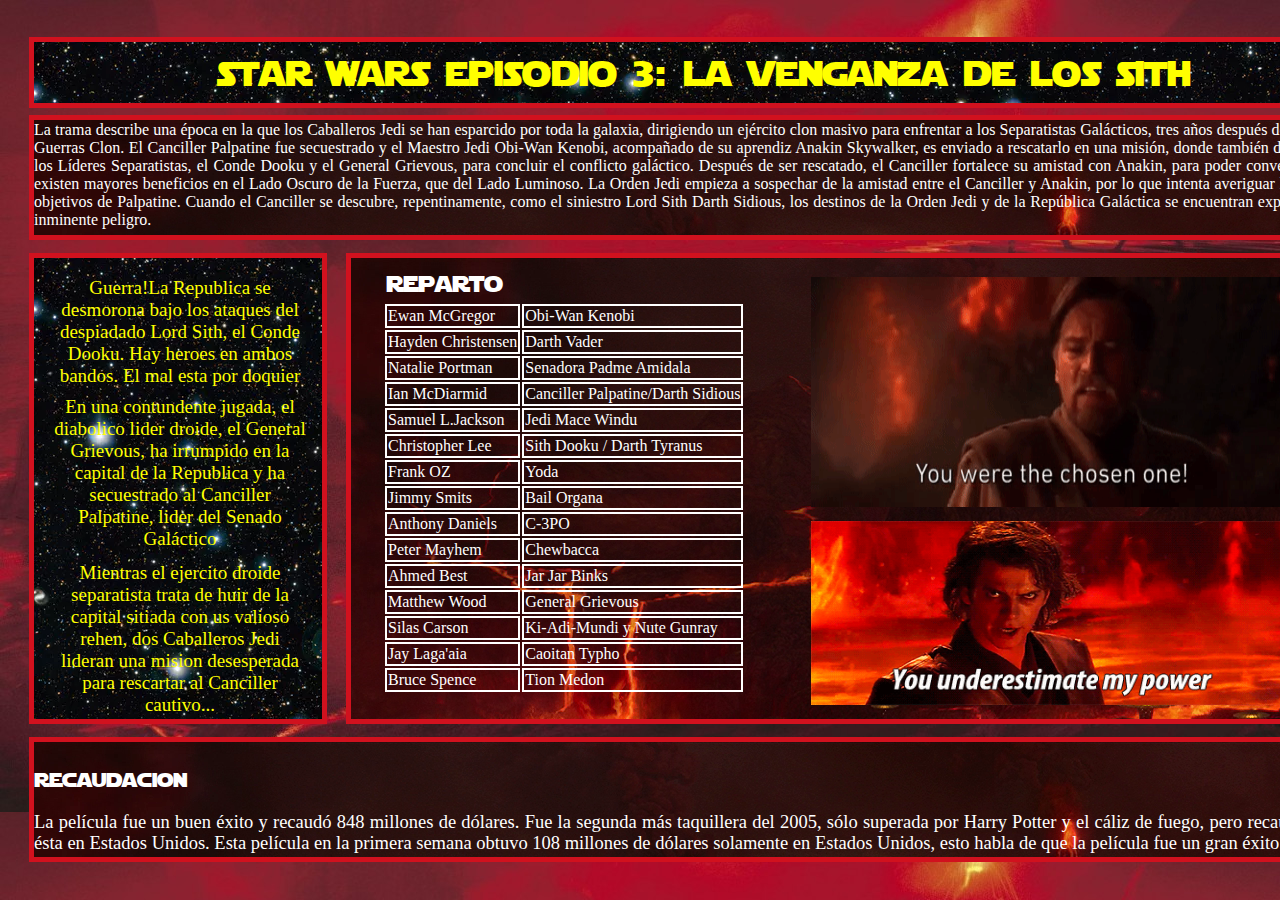
<file: ejercicios/starwars.html>
<!DOCTYPE html>
<html lang="es" dir="ltr">

<head>
  <meta charset="UTF-8" />
  <meta name="viewport" content="width=device-width, initial-scale=1.0" />
  <link rel="stylesheet" href="starwars.css" />
  <title>Star Wars</title>
</head>

<body>
  <div class="titulo">
    <p id="textoTitulo">star wars episodio 3: la venganza de los sith</p>
  </div>

  <div class="introduccion">
    <p id="textoIntroduccion">La trama describe una época en la que los Caballeros Jedi se han esparcido por toda la
      galaxia, dirigiendo un ejército clon masivo para enfrentar a los Separatistas Galácticos, tres años después del
      inicio de las Guerras Clon. El Canciller Palpatine fue secuestrado y el Maestro Jedi Obi-Wan Kenobi, acompañado de
      su aprendiz Anakin Skywalker, es enviado a rescatarlo en una misión, donde también debe eliminar a los Líderes
      Separatistas, el Conde Dooku y el General Grievous, para concluir el conflicto galáctico. Después de ser
      rescatado, el Canciller fortalece su amistad con Anakin, para poder convencerlo de que existen mayores beneficios
      en el Lado Oscuro de la Fuerza, que del Lado Luminoso. La Orden Jedi empieza a sospechar de la amistad entre el
      Canciller y Anakin, por lo que intenta averiguar los verdaderos objetivos de Palpatine. Cuando el Canciller se
      descubre, repentinamente, como el siniestro Lord Sith Darth Sidious, los destinos de la Orden Jedi y de la
      República Galáctica se encuentran expuestos ante un inminente peligro.</p>
  </div>

  <div class="zonaLateral">

    <div id="zonaLateral1">
      <p>Guerra!La Republica se desmorona bajo los ataques del despiadado Lord Sith, el Conde
        Dooku. Hay heroes en ambos bandos. El mal esta por doquier</p>
    </div>

    <div id="zonaLateral2">
      <p>En una contundente jugada, el diabolico lider droide, el General Grievous, ha irrumpido en la capital de la
        Republica y ha secuestrado al Canciller Palpatine, lider del Senado Galáctico</p>
    </div>

    <div id="zonaLateral3">
      <p>Mientras el ejercito droide separatista trata de huir de la capital sitiada con us valioso rehen, dos
        Caballeros Jedi lideran una mision desesperada para rescartar al Canciller cautivo...</p>
    </div>

  </div>

  <div class="reparto">
    <img src="../img/yump.gif" alt="You Understimate My Power" id="yump">
    <img src="../img/ywtco.gif" alt="You were the choose one" id="ywtco">
    <p id="tituloReparto">reparto</p>
    <div class="tb">
      <table>
        <tr>
          <td>Ewan McGregor</td>
          <td>Obi-Wan Kenobi</td>
        </tr>
        <tr>
          <td>Hayden Christensen</td>
          <td>Darth Vader</td>
        </tr>
        <tr>
          <td>Natalie Portman</td>
          <td>Senadora Padme Amidala</td>
        </tr>
        <tr>
          <td>Ian McDiarmid</td>
          <td>Canciller Palpatine/Darth Sidious</td>
        </tr>
        <tr>
          <td>Samuel L.Jackson</td>
          <td>Jedi Mace Windu</td>
        </tr>
        <tr>
          <td>Christopher Lee</td>
          <td>Sith Dooku / Darth Tyranus</td>
        </tr>
        <tr>
          <td>Frank OZ</td>
          <td>Yoda</td>
        </tr>
        <tr>
          <td>Jimmy Smits</td>
          <td>Bail Organa</td>
        </tr>
        <tr>
          <td>Anthony Daniels</td>
          <td>C-3PO</td>
        </tr>
        <tr>
          <td>Peter Mayhem</td>
          <td>Chewbacca</td>
        </tr>
        <tr>
          <td>Ahmed Best</td>
          <td>Jar Jar Binks</td>
        </tr>
        <tr>
          <td>Matthew Wood</td>
          <td>General Grievous</td>
        </tr>
        <tr>
          <td>Silas Carson</td>
          <td>Ki-Adi-Mundi y Nute Gunray</td>
        </tr>
        <tr>
          <td>Jay Laga'aia</td>
          <td>Caoitan Typho</td>
        </tr>
        <tr>
          <td>Bruce Spence</td>
          <td>Tion Medon</td>
        </tr>
      </table>
    </div>
  </div>
  <div class="recaudacion">
    <p id="tituloRecaudacion">recaudacion</p>
    <p id="textoRecaudacion">La película fue un buen éxito y recaudó 848 millones de dólares. Fue la segunda más
      taquillera del 2005, sólo superada por Harry Potter y el cáliz de fuego, pero recaudó más que ésta en Estados
      Unidos. Esta película en la primera semana obtuvo 108 millones de dólares solamente en Estados Unidos, esto habla
      de que la película fue un gran éxito.</p>
  </div>
</body>

</html>
</file>
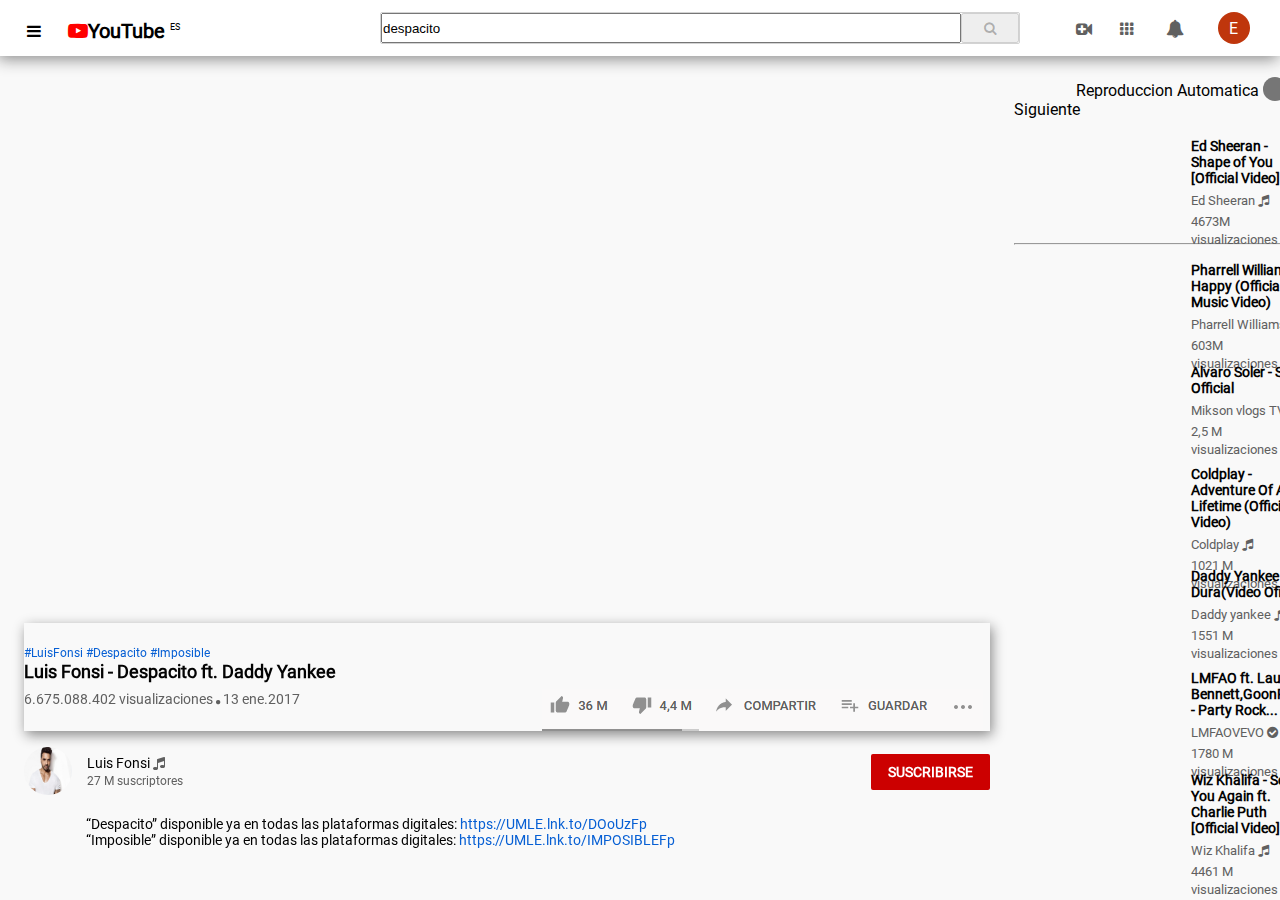
<file: ejercicios/youtube.html>
<!DOCTYPE html>
<html lang="en">

<head>
    <meta charset="UTF-8">
    <meta name="viewport" content="width=device-width, initial-scale=1.0">
    <link rel="stylesheet" href="youtube.css">
    <link rel="stylesheet" href="../font-awesome-4.7.0/css/font-awesome.min.css" />
    <title>YouTube</title>
</head>

<body>
    <div class="barraSuperior">
        <div class="menu">
            <i class="fa fa-bars" aria-hidden="true"></i>
        </div>


        <div class="icono">
            <p class="iconoNombre">YouTube <sup class="es">ES</sup></p>
            <i class="fa fa-youtube-play" aria-hidden="true"></i>
        </div>

        <div class="barraBusqueda">
            <input type="text" name="" class="barra" value="despacito">
            <button disabled="disabled" class="botonBusqueda"><i class="fa fa-search" aria-hidden="true"></i></button>
        </div>

        <div class="perfil">
            <p>e</p>
        </div>

        <div class="campana">
            <i class="fa fa-bell" aria-hidden="true"></i>
        </div>

        <div class="menu2">
            <i class="fa fa-ellipsis-v" aria-hidden="true"></i>
            <i class="fa fa-ellipsis-v" aria-hidden="true"></i>
            <i class="fa fa-ellipsis-v" aria-hidden="true"></i>
        </div>

        <div class="upload">
            <i class="fa fa-video-camera" aria-hidden="true"></i>
            <i class="fa fa-plus " aria-hidden="true" id="masBlanco"></i>
        </div>
    </div>

    <div class="zonaVideo">
        <iframe class="video" src="https://www.youtube.com/embed/kJQP7kiw5Fk" frameborder="0" allow="accelerometer; autoplay; encrypted-media; gyroscope; picture-in-picture" allowfullscreen></iframe>
    </div>

    <div class="informacionVideos">
        <div class="ratio">
            <img src="../img/despacito.png" alt="">
        </div>
        <p class="tags">#LuisFonsi #Despacito #Imposible</p>
        <p class="tituloVideo">Luis Fonsi - Despacito ft. Daddy Yankee</p>
        <p class="visualizaciones">6.675.088.402 visualizaciones <i class="fa fa-circle" aria-hidden="true" id="iconoCirculo"></i> 13 ene.2017 </p>

    </div>

    <div class="zonaCanal">
        <img src="../img/fonsi.jpg" alt="luisFonsi" class="fotoCanal">
        <div class="nombreCanal">
            <p class="nombreC">Luis Fonsi <span class="iconoNombreLuis"> <i class="fa fa-music" aria-hidden="true"></i> </span> </p>
            <p class="subsC">27 M suscriptores</p>
        </div>
        <div>
            <a href="https://www.youtube.com/channel/UCxoq-PAQeAdk_zyg8YS0JqA?sub_confirmation=1" id="sub">suscribirse</a>
        </div>
        <div class="descripcion">
            <p>“Despacito” disponible ya en todas las plataformas digitales: <span class="enlaces"> https://UMLE.lnk.to/DOoUzFp </span></p>
            <p>“Imposible” disponible ya en todas las plataformas digitales: <span class="enlaces">https://UMLE.lnk.to/IMPOSIBLEFp</span></p>
        </div>

    </div>
    <div class="zonaLateral">
        <div class="botonSig">
            <p class="reproAuto">Reproduccion Automatica
                <label class="switch">
                    <input type="checkbox">
                    <span class="slider round"></span>
                </label></p>
            <p class="sigui">Siguiente</p>

        </div>
        <div class="siguiente">

            <iframe class="videoRecomendacion" src="https://www.youtube.com/embed/JGwWNGJdvx8" frameborder="0" allow="accelerometer; autoplay; encrypted-media; gyroscope; picture-in-picture" allowfullscreen></iframe>
            <div class="infoRe">
                <p class="tituloRe">Ed Sheeran - Shape of You [Official Video] </p>
                <p class="canalRe">Ed Sheeran <i class="fa fa-music" aria-hidden="true"></i> </p>
                <p class="visualRe">4673M visualizaciones</p>
            </div>
        </div>
        <hr class="barraSeparacionRecomendados">
        <div class="recomendacion">
            <iframe class="videoRecomendacion" src="https://www.youtube.com/embed/ZbZSe6N_BXs" frameborder="0" allow="accelerometer; autoplay; encrypted-media; gyroscope; picture-in-picture" allowfullscreen></iframe>
            <div class="infoRe">
                <p class="tituloRe">Pharrell Williams - Happy (Official Music Video) </p>
                <p class="canalRe">Pharrell Williams <i class="fa fa-music" aria-hidden="true"></i> </p>
                <p class="visualRe">603M visualizaciones </p>
            </div>
        </div>
        <div class="recomendacion">
            <iframe class="videoRecomendacion" src="https://www.youtube.com/embed/QgnQggyVNbA" frameborder="0" allow="accelerometer; autoplay; encrypted-media; gyroscope; picture-in-picture" allowfullscreen></iframe>
            <div class="infoRe">
                <p class="tituloRe">Alvaro Soler - Sofia Official</p>
                <p class="canalRe">Mikson vlogs TV</p>
                <p class="visualRe">2,5 M visualizaciones</p>
            </div>
        </div>
        <div class="recomendacion">
            <iframe class="videoRecomendacion" src="https://www.youtube.com/embed/QtXby3twMmI" frameborder="0" allow="accelerometer; autoplay; encrypted-media; gyroscope; picture-in-picture" allowfullscreen></iframe>
            <div class="infoRe">
                <p class="tituloRe">Coldplay - Adventure Of A Lifetime (Official Video)</p>
                <p class="canalRe">Coldplay <i class="fa fa-music" aria-hidden="true"></i></p>
                <p class="visualRe">1021 M visualizaciones</p>
            </div>
        </div>
        <div class="recomendacion">
            <iframe class="videoRecomendacion" src="https://www.youtube.com/embed/sGIm0-dQd8M" frameborder="0" allow="accelerometer; autoplay; encrypted-media; gyroscope; picture-in-picture" allowfullscreen></iframe>
            <div class="infoRe">
                <p class="tituloRe">Daddy Yankee - Dura(Video Oficial)</p>
                <p class="canalRe">Daddy yankee <i class="fa fa-music" aria-hidden="true"></i></p>
                <p class="visualRe">1551 M visualizaciones</p>
            </div>
        </div>
        <div class="recomendacion">
            <iframe class="videoRecomendacion" src="https://www.youtube.com/embed/KQ6zr6kCPj8" frameborder="0" allow="accelerometer; autoplay; encrypted-media; gyroscope; picture-in-picture" allowfullscreen></iframe>
            <div class="infoRe">
                <p class="tituloRe">LMFAO ft. Lauren Bennett,GoonRock - Party Rock...</p>
                <p class="canalRe">LMFAOVEVO <i class="fa fa-check-circle" aria-hidden="true"></i> </p>
                <p class="visualRe">1780 M visualizaciones</p>
            </div>
        </div>
        <div class="recomendacion">
            <iframe class="videoRecomendacion" src="https://www.youtube.com/embed/RgKAFK5djSk" frameborder="0" allow="accelerometer; autoplay; encrypted-media; gyroscope; picture-in-picture" allowfullscreen></iframe>
            <div class="infoRe">
                <p class="tituloRe">Wiz Khalifa - See You Again ft. Charlie Puth [Official Video]...</p>
                <p class="canalRe">Wiz Khalifa <i class="fa fa-music" aria-hidden="true"></i></p>
                <p class="visualRe">4461 M visualizaciones</p>
            </div>
        </div>
    </div>
</body>

</html>
</file>
<file: index.css>
* {
  font-family: "Roboto";
}

body {
  width: 100%;
  height: 100%;
  margin: auto;
}

::-webkit-scrollbar {
  width: 0%;
}


html {
  scroll-behavior: smooth;
  background-color: #f9f9f9;
  scrollbar-width: none;
}


.bloque {
  font-weight: 400;
  background-color: white;
  border: 1px solid grey;
  display: block;
  font-size: 1rem;
  margin-top: 30px;
  margin-right: 5%;
  margin-left: 5%;
  padding: 1em 2em;
  overflow: hidden;
}


.menu {
  background-color: #2a2a2a;
  position: absolute;
  right: 0;
  top: 0;
  left: 0;
  height: 3.4em;
}

.zonaMenu {
  position: absolute;
  height: 3.4em;
}

.listaMenu {
  list-style-type: none;
  overflow: hidden;
}

.opcionesLista {
  float: left;
}

.subrayado {
  background-color: #2a2a2a;
  position: relative;
  height: 0.4em;
  margin: inherit;
  padding: inherit;
  top: 0.8em;
  bottom: 0;
}

.mostrar:hover .subrayado {
  background-color: red;
}

.listaMenuPeque {
  list-style-type: none;
  margin: auto;
  padding: 0px;
}


.MenuPeque {
  width: initial;
  display: none;
  position: relative;
  background-color: #2a2a2a;
  z-index: 1;
  margin-top: 0.80em;
  list-style-type: none;
}

.MenuPeque a {
  text-align: center;
  text-transform: uppercase;
  color: #bbb0b0;
  padding: 12px 16px;
  text-decoration: none;
  display: block;
}

.MenuPeque a:hover {
  color: #f1eaea;
}

.mostrar:hover .MenuPeque {
  display: block;
}

.enlacesMenu {
  text-transform: uppercase;
  color: #bbb0b0;
  text-decoration: none;
  display: block;
  padding: 0 3em;
}


.introduccion {
  height: 100vh;
  background-color: #121212;
  text-align: center;
}

.introducion2 {
  color: black;
  position: absolute;
  margin-top: 40vh;
  margin-left: 10vw;
}

.introduccion span {
  color: black;
  text-transform: uppercase;
  display: block;
}

.introduccion .text1 {
  color: black;
  color: white;
  font-size: 60px;
  font-weight: 700;
  letter-spacing: 8px;
  margin-bottom: 20px;
  animation: text 3s 1;
}

.introduccion .text2 {
  font-size: 30px;
  color: #6ab04c;
}

@keyframes text {
  0% {
    color: black;
    margin-bottom: -40px;
  }
}



.zonaIndice {
  position: absolute;
  right: 0;
  margin-top: 0.8%;
  margin-right: 10%;
}

.indiceIconoEnlace {
  font-size: 20px;
  color: #bbb0b0;
  cursor: pointer;
}

#indice {
  position: absolute;
  top: 0;
  right: 0;
  left: auto;
  margin-right: 9%;
  margin-top: 3%;
  animation: indice 1s 1;
}

@keyframes indice {
  0% {
    font-size: 1px;
    margin-left: 100%;
  }
}

#marcadores {
  display: grid;
}

#marcadores a {
  background-color: #2a2a2a;
  color: #bbb0b0;
  border: 1px solid darkgray;
  text-decoration: none;
}

#marcadores a:hover {
  transition: all 0.3s;
  padding-left: 30px;
  padding-right: 10px;
}

.formulario {
  padding-left: 1em;
}

.pie {
  margin-top: 3em;
}

.footer {
  background-color: #2a2a2a;
  color: #bbb0b0;
  text-align: center;
  max-height: 3em;
  padding-top: 1em;
  padding-bottom: 1em;
}



.enlaces {
  text-decoration: none;
  color: white;
}

.frame {
  width: 100%;
  height: 500px;
}

#boton {
  background-color: blue;
  color: white;
  padding: 15px 25px;
  text-align: center;
  text-decoration: none;
  display: inline-block;
  cursor: wait;
}

#hr {
  color: red;
}

#circle {
  list-style-type: circle;
}

#square {
  list-style-type: square;
}

#none {
  list-style-type: none;
}

#color_textos {
  color: blue;
}

#fuente {
  font-family: courier;
}

#tamaño_texto {
  font-size: 30px;
}

#alinear_texto {
  text-align: center;
}

#bordes_color {
  border: 4px solid green;
}

#atributo_id {
  margin-left: 43px;
}

.atributo_class {
  margin-left: 43px;
}

table {
  width: 100%;
}

#horario_titulo {
  text-align: center;
}

#recreo_titulo {
  text-align: center;
}

table,
th,
td {
  border: 1px solid black;
  border-collapse: collapse;
}

th,
td {
  padding: 10px;
  text-align: left;
}

table#t01 tr:nth-child(even) {
  background-color: #eee;
}

table#t01 tr:nth-child(odd) {
  background-color: #fff;
}

table#t01 th {
  background-color: black;
  color: white;
}

.clearfix {
  border: 3px solid #4caf50;
  overflow: auto;
}

#float_derecha {
  float: right;
  height: 150px;
}
</file>
<file: ExamenHTML/index.css>
@font-face {
    font-family: Titulos;
    src: url("BRLNSDB.TTF");
}

@font-face {
    font-family: Contenido;
    src: url("arlrdbd.ttf");
}


html {
    background-color: black;
    overflow-y: auto;
}

body {
    margin: auto;
}

.titulo {
    font-family: Titulos;
    color: #ffb31a;
    text-decoration: underline;
    text-align: center;
}

.titulosMediana {
    font-family: Titulos;
    color: #ffb31a;
    font-size: 20px;
    margin: 0;
}

.contenido {
    position: relative;
    margin-top: 80px;
    margin-left: 80px;
    margin-right: 80px;
}

.contenidoVease {
    margin-top: 54px;
    margin-left: 80px;
    margin-right: 80px;
}

.texto {
    font-family: Contenido;
    justify-content: left;
    color: white;
    font-size: 18px;
    margin: 0;
    margin-top: 22px;
}

.video {
    margin-top: 12px;
}

.textoVease {
    font-family: Contenido;
    justify-content: left;
    font-size: 18px;
    color: #ffb31a;
    margin: 0;
    margin-top: 22px;
    text-decoration: none;
}

#fechaEditar {
    margin: 0;
    margin-top: 27px;
    font-size: 18px;
    font-family: Contenido;
    color: white;
}

.solapados {
    position: relative;
    font-size: 18px;
    font-family: Contenido;
    color: white;
}

#solapado1 {
    left: 100px;
    position: absolute;
    background-color: red;
    width: 100px;
    padding: 15px;
    z-index: 3;
}

#solapado2 {
    left: 200px;
    position: absolute;
    background-color: yellowgreen;
    width: 100px;
    padding: 15px;
    z-index: 2;
}

#solapado3 {
    left: 300px;
    position: absolute;
    background-color: blue;
    width: 100px;
    padding: 15px;
    z-index: 1;
}

#solapado1:hover {
    z-index: 99999999;
}

#solapado2:hover {
    z-index: 99999999;
}

#solapado3:hover {
    z-index: 99999999;
}

.botonSecreto {
    font-family: Contenido;
    padding: 15px;
    margin: 0;
    color: white;
    background-color: #ffb31a;
}

.textoLargo {
    font-family: Contenido;
    justify-content: left;
    color: white;
    font-size: 18px;
    margin: 0;
    overflow-y: scroll;
    margin-top: 22px;
    height: 100px;
}

.contenidoTextoLargo {
    margin-top: 54px;
    margin-left: 80px;
    margin-right: 80px;
}

#v {
    color: blueviolet;
}
</file>
<file: ExamenSegundaEvaluacion/index.css>
@font-face {
    font-family: Titulos;
    src: url("BRLNSDB.TTF");
}

@font-face {
    font-family: Contenido;
    src: url("arlrdbd.ttf");
}


html {
    background-color: black;
    overflow-y: auto;
}

body {
    margin: auto;
}

.titulo {
    font-family: Titulos;
    color: #ffb31a;
    text-decoration: underline;
    text-align: center;
}

.titulosMediana {
    font-family: Titulos;
    color: #ffb31a;
    font-size: 20px;
    margin: 0;
}

.contenido {
    position: relative;
    margin-top: 80px;
    margin-left: 80px;
    margin-right: 80px;
}

.contenidoVease {
    margin-top: 54px;
    margin-left: 80px;
    margin-right: 80px;
}

.texto {
    font-family: Contenido;
    justify-content: left;
    color: white;
    font-size: 18px;
    margin: 0;
    margin-top: 22px;
}

.video {
    margin-top: 12px;
}

.textoVease {
    font-family: Contenido;
    justify-content: left;
    font-size: 18px;
    color: #ffb31a;
    margin: 0;
    margin-top: 22px;
    text-decoration: none;
}

#fechaEditar {
    margin: 0;
    margin-top: 27px;
    font-size: 18px;
    font-family: Contenido;
    color: white;
}

.solapados {
    position: relative;
    font-size: 18px;
    font-family: Contenido;
    color: white;
}

#solapado1 {
    left: 100px;
    position: absolute;
    background-color: red;
    width: 100px;
    padding: 15px;
    z-index: 3;
}

#solapado2 {
    left: 200px;
    position: absolute;
    background-color: yellowgreen;
    width: 100px;
    padding: 15px;
    z-index: 2;
}

#solapado3 {
    left: 300px;
    position: absolute;
    background-color: blue;
    width: 100px;
    padding: 15px;
    z-index: 1;
}

#solapado1:hover {
    z-index: 99999999;
}

#solapado2:hover {
    z-index: 99999999;
}

#solapado3:hover {
    z-index: 99999999;
}

.botonSecreto {
    font-family: Contenido;
    padding: 15px;
    margin: 0;
    color: white;
    background-color: #ffb31a;
}

.textoLargo {
    font-family: Contenido;
    justify-content: left;
    color: white;
    font-size: 18px;
    margin: 0;
    overflow-y: scroll;
    margin-top: 22px;
    height: 100px;
}

.contenidoTextoLargo {
    margin-top: 54px;
    margin-left: 80px;
    margin-right: 80px;
}

#v {
    color: blueviolet;
}

.table {
    color: #ffb31a;
}

.table,
th,
td {
    border: 1px solid #ffb31a;
}
</file>
<file: ejercicios/ejercicio1.css>
body{
  background-color: #e0e1eb;
  font-family: arial;
}
#softwareLibre{
  color: white;
  position: fixed;
  background-color: #33354d;
  height: 75px;
  font-size: 60px;
  margin-top: -130px;
  margin-left: -8px;
  padding-right: 100%;
  width: 100%;
}
#escritorio{
  background-color: #33354d;
  color: white;
  height: 75px;
text-align: center;
font-size: 60px;
margin-left: 10%;
margin-right: 10%;
margin-top: 128px;
}
.tituloVerde{
  background-color: #29a333;
  margin-left: 10%;
  margin-right: 10%;
  margin-top: 0px;
  margin-bottom: 0px;
  color: white;
  height: 55px;
  border-top-left-radius: 10px;
  border-top-right-radius: 10px;
  font-size: 2rem;
}
.cajaTexto{
  background-color: #ffffff;
  margin-top: 0px;
  margin-left: 10%;
  margin-right: 10%;
  margin-bottom: 40px;
  border-bottom-right-radius: 10px;
  border-bottom-left-radius: 10px;
  font-size: 2rem;
  padding-top: 10px;
  padding-bottom: 15px;
  padding-right: 10px;
  padding-left: 10px;
}
</file>
<file: ejercicios/ejercicio2.css>
body{
  background-color: #cccccc;
}
#leyes{
  text-align: center;
}
#naranja{
  background-color: #ffd580;
  border: 4px solid #7d6536;
  text-align: center;
  width: 80%;
  margin: auto;

}
#amarillo{
  background-color: #ffff80;
  border: 4px solid #d6d643;
  text-align: left;
  width: 35%;
  height: 200px;
  position: absolute;
  top: 170px;
  left: 150px;
  right: 150px;
}
#azul{
  background-color: #ccffff;
  border: 4px solid #9fc6c6;
  text-align: right;
    width: 35%;
    height: 200px;
  position: absolute;
  top: 170px;
  left: 1090px;
  right: 150px;
}
#rosa{
  background-color: #ffe6ff;
  border: 4px solid #bea7be;
  text-align: left;
    width: 35%;
    height: 200px;
    position: absolute;
    top: 440px;
    left: 150px;
}
#verde{
  background-color: #80ff80;
  border: 4px solid #367d36;
  text-align: center;
    width: 35%;
    height:200px;
    position: absolute;
    top: 300px;
    left: 620px;
    right: 620px;
}
#rojo{
  background-color: #ffb3b3;
  border: 4px solid #846262;
  text-align: right;
    width: 35%;
    height: 200px;
  position: absolute;
  top: 440px;
  left: 1090px;
  right: 150px;
}

#amarillo:hover{
  z-index: 9999;
}
#azul:hover{
  z-index: 9999;
}
#rosa:hover{
  z-index: 9999;
}
#verde:hover{
  z-index: 9999;
}
#rojo:hover{
  z-index: 9999;
}
</file>
<file: ejercicios/ejercicio_tabla.css>
body{
  background-color: #e0e1eb;
}
table {
  margin-left: 100px;
  width:5%;
  border: 2px solid #CCC;
  border-collapse: collapse;
}


th, td{
  border: 1px solid black;
  border-collapse: collapse;
  padding: 30px;
}
#lol{
 background-color: purple;
 align-items: center;
}
#hola{
vertical-align: top;
margin-top: 0px;
padding:revert;
}

#pedro{
  writing-mode: vertical-rl;
  text-align: center;
  margin-right: 0px;
  padding: 20px;

}
#caracol{
  background-color: green;
  text-align: center;
}
#azul{
  background-color: blue;
}
#soida{
 text-align: right;
  vertical-align: bottom;
  padding: revert;
}
#r{
  font-family: verdana;
  font-style: bold;
  transform: rotate(45deg);
  border-bottom: 1px solid  black;
}
#celdar{
  font-family: verdana;
  background-color: red;
}
#insta{
  color: rgb(0, 8, 115);
}
#instapapelera{
  text-align: center;
}
#html{
  text-align: center;
}
#maquetacion{
  margin-left: 300px;
  margin-right: 300px;
}
#pie_de_foto{
  text-align: center;
}
#foto_tokyo{
  display: block;
  margin-left: auto;
  margin-right: auto;
  width: 60%;
}
</file>
<file: ejercicios/examen_corregido.css>
html{
  background-color: lightblue;
}
table#t01{
  background-color: white;
  border: collapse;
}
table#t01 tr:nth-child(even) {
  background-color: rgb(128,128,128);
  color: black;
}
table#t01 tr:nth-child(odd) {
 background-color: #000000;
 color: white;
}
.resultado{
  text-align: center;
}
table#t02{
  margin-left: 100px;
  width: 5px;
  border: 1px solid black;
  border-collapse: separate;
  background-color: white;
}
th, td{
  border: 1px solid black;
}
#titulo{
  text-align: center;
}
#poema{
  font-style: italic;
}
.jargonfile{
  background-color: #409abf;
  font-family: sans-serif;
}
.textojargon{
  font-family: sans-serif;
}
#gnu{
  font-family: sans-serif;
  color: white;
  background-color: #76b9d5;
}
#precodigo{
  background-color: white;
}
#duis{
  vertical-align: middle;
}
#autem{
  text-align: left;
}
#vel{
  vertical-align: middle;
}
#in{
  text-align: left;
}
#iriure{
  text-align: left;
}
#hendrerit{
  text-align: left;
}
</file>
<file: ejercicios/formulario.css>
html {
    background: repeat url("../img/ads.jpg");
    overflow: hidden;
}

body {
    margin: auto;
}

::-webkit-scrollbar {
    width: 0%;
}

::-webkit-scrollbar-thumb {
    background-color: green;
    opacity: 10%;
}


.formulario {
    scrollbar-width: none;
    background-color: whitesmoke;
    margin-left: 30%;
    margin-right: 30%;
    border: 2px solid green;
    overflow-y: auto;
    height: 100vh;
}

.formulario1 {
    margin-left: 1%;
}

.formulario2 {
    margin-left: 2%;
}

.metodoPago {
    margin-left: 7%;
}

.textoInicial {
    color: aliceblue;
    position: absolute;
    text-transform: uppercase;
    font-family: 'Lucida Sans';
    top: 0;
}

.foto {
    width: 100%;
}
</file>
<file: ejercicios/rosalia.css>
@font-face {
  font-family: Billabong;
  src: url(../font-awesome-4.7.0/fonts/Billabong.ttf);
}
html {
  font-family: "Roboto";
  font-size: 15px;
  text-decoration: none;
  list-style: none;
}
body {
  background-color: #f9f9f9;
}

.encabezado {
  background-color: #ffffff;
  height: 76px;
  width: 100%;
  border-bottom: 1px solid #dbdbdb;
  left: 0%;
  top: 0%;
  right: 0%;
  bottom: 0%;
  position: absolute;
}
#barraBusqueda {
  text-align: center;
  position: absolute;
  margin-left: 613px;
  margin-top: 25px;
  color: grey;
  border-top-right-radius: 3px;
  border-bottom-right-radius: 3px;
  border-bottom-left-radius: 3px;
  border-top-left-radius: 3px;
  font-style: none;
  box-shadow: none;
  text-shadow: none;
  background-color: rgba(235, 235, 235, 0.856);
}
#barraVerticalEncabezado {
  position: absolute;
  margin-left: 293px;
  margin-top: 25px;
  font-weight: bold;
  font-size: 20px;
}
#iconoInsta {
  position: absolute;
  font-size: 1.5rem;
  margin-top: 27px;
  margin-left: 260px;
}
#textoInsta {
  position: absolute;
  font-family: Billabong;
  font-weight: none;
  font-size: 35px;
  margin-top: 17px;
  margin-left: 310px;
}
#iconoBarraBusqueda {
  position: absolute;
  margin-left: 664px;
  margin-top: 31px;
  font-size: 0.7rem;
  color: grey;
}

.encuadroImagen {
  position: relative;
  border: 1px solid #dbdbdb;
  background-color: #ffffff;
  margin-top: 115px;
  margin-left: 315px;
  margin-right: 312px;
  margin-bottom: 53px;
  height: 596px;
  width: 816px;
  border-top-right-radius: 5px;
  border-bottom-right-radius: 5px;
}

.zonaFoto {
  left: 0%;
  top: 0%;
  right: 0%;
  bottom: 0%;
  border-right: 1px solid #efefef;
}

.zonaSeguir {
  position: absolute;
  left: 0%;
  top: 0%;
  right: 0%;
  bottom: 0%;
  margin-left: 480px;
  height: 70px;
  width: 336px;
  border-bottom: 1px solid #efefef;
}

.zonaComentarios {
  position: absolute;
  left: 0%;
  top: 0%;
  right: 0%;
  bottom: 0%;
  margin-left: 480px;
  margin-top: 71px;
  width: 336px;
  height: 376px;
  border-bottom: 1px solid #efefef;
}

.zonaLikes {
  position: absolute;
  left: 0%;
  top: 0%;
  right: 0%;
  bottom: 0%;
  margin-left: 480px;
  margin-top: 448px;
  width: 336px;
  height: 93px;
  border-bottom: 1px solid #efefef;
}

.zonaIniciarSesion {
  position: absolute;
  top: 0%;
  right: 0%;
  left: 0%;
  bottom: 0%;
  margin-left: 480px;
  margin-top: 542px;
  width: 336px;
  height: 55px;
}
.miniaturaPerfil {
  border-top-right-radius: 40px;
  border-top-left-radius: 40px;
  border-bottom-right-radius: 40px;
  border-bottom-left-radius: 40px;
  width: 35px;
  height: 35px;
  border: 2.5px solid #da2d79;
  margin-left: 17px;
  margin-top: 17px;
}
.rosaliavt {
  top: 0%;
  right: 0%;
  left: 0%;
  bottom: 0%;
  margin: 0px;
  padding: 0px;
  position: absolute;
  margin-left: 71px;
  margin-top: 20px;
  font-weight: bold;
}
#seguir {
  color: #3897f0;
  top: 0%;
  right: 0%;
  left: 0%;
  bottom: 0%;
  margin: 0px;
  padding: 0px;
  position: absolute;
  margin-left: 155px;
  margin-top: 20px;
}
#localizacion {
  top: 0%;
  right: 0%;
  left: 0%;
  bottom: 0%;
  padding: 0px;
  position: absolute;
  margin-top: 37px;
  margin-left: 71px;
}
#sesion {
  color: grey;
  top: 0%;
  right: 0%;
  left: 0%;
  bottom: 0%;
  font-size: 17px;
  margin-left: 17px;
  margin-bottom: 15px;
  padding: 0px;
  margin-top: 9px;
}
#sesion2 {
  color: #3897f0;
  font-style: normal;
}
#guardarIcono {
  position: absolute;
  right: 10px;
  top: 8px;
  font-size: 1.4rem;
}
#likeIcono {
  position: absolute;
  left: 20px;
  top: 8px;
  font-size: 1.4rem;
}
#comentarIcono {
  position: absolute;
  left: 60px;
  top: 8px;
  font-size: 1.4rem;
}
#compartirIcono {
  position: absolute;
  left: 100px;
  top: 8px;
  font-size: 1.4rem;
}
#meGusta {
  top: 0%;
  right: 0%;
  left: 0%;
  bottom: 0%;
  margin-top: 38px;
  margin-left: 17px;
  padding: 0%;
}
#fecha {
  color: grey;
  top: 0%;
  right: 0%;
  left: 0%;
  font-size: 10px;
  font-weight: lighter;
  margin-top: -6px;
  margin-bottom: auto;
  margin-left: 17px;
  padding: 0%;
}
#certificado {
  position: absolute;
  color: #3897f0;
  top: 0%;
  right: 0%;
  left: 0%;
  bottom: 0%;
  padding: 0%;
  margin-left: 136px;
  margin-top: 23px;
  font-size: 0.9rem;
}
#certificado2 {
  position: absolute;
  color: white;
  top: 0%;
  right: 0%;
  left: 0%;
  bottom: 0%;
  padding: 0%;
  margin-left: 139px;
  margin-top: 26px;
  font-size: 0.4rem;
}

#iconoVerificada {
  top: 0%;
  right: 0%;
  left: 0%;
  bottom: 0%;
  padding: 0%;
}

#menuContextual {
  position: absolute;
  margin-left: 313px;
  margin-top: 27px;
  font-size: 1.4rem;
}

#rosaliaComentario1 {
  position: absolute;
  padding: 0%;
  top: 0%;
  right: 0%;
  left: 0%;
  bottom: 0%;
  margin-top: 20px;
  margin-left: 155px;
}
#rosaliaComentario2 {
  position: absolute;
  padding: 0%;
  top: 0%;
  right: 0%;
  left: 0%;
  bottom: 0%;
  margin-top: 40px;
  margin-left: 70px;
}

#cargarComentarios {
  top: 0%;
  right: 0%;
  left: 0%;
  bottom: 0%;
  padding: 0%;
}
#plus {
  position: absolute;
  top: 0%;
  right: 0%;
  left: 0%;
  bottom: 0%;
  padding: 0%;
  margin-left: 170px;
  margin-top: 118px;
  font-size: 1rem;
}
#circulo {
  position: absolute;
  top: 0%;
  right: 0%;
  left: 0%;
  bottom: 0%;
  padding: 0%;
  margin-left: 163px;
  margin-top: 111px;
  font-size: 2rem;
}

#antiguedadComentario1 {
  position: absolute;
  top: 0%;
  right: 0%;
  left: 0%;
  bottom: 0%;
  padding: 0%;
  margin-left: 70px;
  margin-top: 70px;
  color: grey;
  font-size: 13px;
}
#antiguedadComentario2 {
  position: absolute;
  top: 0%;
  right: 0%;
  left: 0%;
  bottom: 0%;
  padding: 0%;
  margin-left: 70px;
  margin-top: 230px;
  color: grey;
  font-size: 13px;
}
#responder{
  position: absolute;
  top: 0%;
  right: 0%;
  left: 0%;
  bottom: 0%;
  padding: 0%;
  margin-left: 115px;
  margin-top: 230px;
  color: grey;
  font-size: 13px;
}
#nombrePerfil{
  top: 0%;
  right: 0%;
  left: 0%;
  bottom: 0%;
  padding: 0px;
  position: absolute;
  margin-left: 71px;
  margin-top: 205px;
  font-weight: bold;
}
#miniaturaPerfil2{
  position: absolute;
  border-top-right-radius: 40px;
  border-top-left-radius: 40px;
  border-bottom-right-radius: 40px;
  border-bottom-left-radius: 40px;
  width: 35px;
  height: 35px;
  top: 0%;
  right: 0%;
  left: 0%;
  bottom: 0%;
  padding: 0px;
  border: 2.5px solid #da2d79;
  margin-left: 17px;
  margin-top: 200px;
}
</file>
<file: ejercicios/starwars.css>
@font-face {
  font-family: StarJedi;
  src: url(../font-awesome-4.7.0/fonts/Starjedi.ttf);
}
html {
  background: repeat url("../img/starwars1.jpeg");
}
.titulo {
  position: absolute;
  top: 0;
  right: 0;
  left: 0;
  bottom: 0;
  margin-top: 37px;
  margin-left: 29px;
  margin-right: 62px;
  background-image: url("../img/stars.png");
  height: 61px;
  width: 1339px;
  border: 5px solid #d1111e;
  padding: 0%;
}
#textoTitulo {
  text-align: center;
  color: yellow;
  font-family: StarJedi;
  font-size: 35px;
  margin: 0%;
  padding: 0%;
}
.introduccion {
  position: absolute;
  top: 0;
  right: 0;
  left: 0;
  bottom: 0;
  background-image: url("../img/volcan.png");
  margin-top: 115px;
  margin-left: 29px;
  margin-right: 62px;
  width: 1339px;
  height: 115px;
  border: 5px solid #d1111e;
  padding: 0%;
}

#textoIntroduccion {
  position: absolute;
  top: 0;
  right: 0;
  left: 0;
  bottom: 0;
  padding: 0%;
  margin-top: 1px;
  font-size: 16px;
  color: white;
  text-align: justify;
  font-size: 16px;
}
.zonaLateral {
  position: absolute;
  top: 0;
  right: 0;
  left: 0;
  bottom: 0;
  margin-top: 253px;
  margin-left: 29px;
  margin-right: 62px;
  width: 288px;
  height: 461px;
  border: 5px solid #d1111e;
  padding: 0%;
  background-image: url("../img/stars.png");
}
#zonaLateral1 {
  position: absolute;
  top: 0;
  right: 0;
  left: 0;
  bottom: 0;
  padding: 0;
  color: yellow;
  margin-left: 20px;
  margin-right: 16px;
  margin-top: 0;
  text-align: center;
  font-size: 19px;
}
#zonaLateral2 {
  position: absolute;
  top: 0;
  right: 0;
  left: 0;
  bottom: 0;
  padding: 0;
  color: yellow;
  margin-left: 20px;
  margin-right: 16px;
  margin-top: 119px;
  text-align: center;
  font-size: 19px;
}
#zonaLateral3 {
  position: absolute;
  top: 0;
  right: 0;
  left: 0;
  bottom: 0;
  padding: 0;
  color: yellow;
  margin-left: 20px;
  margin-right: 16px;
  margin-top: 285px;
  text-align: center;
  font-size: 19px;
}

.reparto {
  position: absolute;
  top: 0;
  right: 0;
  left: 0;
  bottom: 0;
  margin-top: 253px;
  margin-left: 346px;
  margin-right: 62px;
  width: 1022px;
  height: 461px;
  border: 5px solid #d1111e;
  padding: 0%;
  background-image: url("../img/volcan.png");
}
#yump {
  position: absolute;
  margin-top: 263px;
  margin-left: 460px;
  width: 480px;
  height: 184px;
}
#ywtco {
  position: absolute;
  margin-top: 19px;
  margin-left: 460px;
  height: 230px;
  width: 480px;
}
.tb {
  margin-left: 32px;
  margin-top: 44px;
}
.tabla,
td {
  color: white;
  border: 2px solid white;
}
#tituloReparto {
  color: white;
  font-family: StarJedi;
  font-size: 23px;
  position: absolute;
  top: 0;
  right: 0;
  left: 0;
  bottom: 0;
  margin-top: 5px;
  margin-left: 35px;
}

.recaudacion {
  position: absolute;
  top: 0;
  right: 0;
  left: 0;
  bottom: 0;
  margin-top: 737px;
  margin-left: 29px;
  margin-right: 62px;
  width: 1339px;
  height: 115px;
  border: 5px solid #d1111e;
  padding: 0%;
  background-image: url("../img/volcan.png");
}

#tituloRecaudacion {
  color: white;
  font-family: StarJedi;
  font-size: 20px;
  margin-top: 20px;
}

#textoRecaudacion {
  position: absolute;
  top: 0;
  right: 0;
  left: 0;
  bottom: 0;
  padding: 0;
  color: white;
  text-align: justify;
  margin-top: 70px;
  font-size: 18.5px;
}
</file>
<file: ejercicios/youtube.css>
@font-face {
    font-family: Roboto;
    src: url(../font-awesome-4.7.0/fonts/Roboto-Regular.ttf);
}

html {
    font-family: "Roboto", Arial, sans-serif;
}

body {
    margin: auto;
    background: #f9f9f9;
}

.barraSuperior {
    background: #ffffff;
    box-shadow: -2px 3px 15px #888888;
    height: 56px;
    position: relative;
}

.zonaVideo {
    position: relative;
    margin: 24px;
    margin-bottom: 0;
    width: 966px;
    height: 543px;
    float: left;
}

.zonaLateral {
    position: relative;
    display: grid;
    margin-top: 24px;
    margin-left: 24px;
    margin-right: 24px;
}

.zonaCanal {
    position: relative;
    margin-left: 24px;
    float: left;
    width: 966px;
    height: 119px;
}

.informacionVideos {
    margin-left: 24px;
    margin-right: 24px;
    width: 966px;
    box-shadow: 2px 4px 12px #888888;
    float: left;
    position: relative;
    height: 108px;
}

.siguiente {
    position: relative;
    display: flex;
    margin-top: 14px;
    margin-bottom: 16px;
    padding: 0;
    height: 94px;
    float: left;
}

.recomendacion {
    position: relative;
    display: flex;
    margin-bottom: 8px;
    padding: 0;
    height: 94px;
    float: left;
}

.videoRecomendacion {
    width: 168px;
}

.video {
    width: 100%;
    height: 100%;
}

.tags {
    font-size: 12px;
    color: #065FD4;
    font-weight: 400;
    margin-top: 23px;
    margin-bottom: 0;
}

.tituloVideo {
    color: #030303;
    font-size: 18px;
    font-weight: 600;
    margin-top: 1px;
    margin-bottom: 9px;
}

.visualizaciones {
    color: #606060;
    font-size: 14px;
    font-weight: 400;
    margin: 0;
}

#iconoCirculo {
    font-size: 5px;
}

.infoRe {
    margin-left: 9px;
    display: inline;
}

.tituloRe {
    margin-top: 5px;
    margin-bottom: 5px;
    color: rgb(3, 3, 3);
    font-size: 14px;
    font-weight: bold;
    line-height: 16px;
}

.canalRe {
    margin-top: 6px;
    margin-bottom: 3px;
    color: rgb(96, 96, 96);
    font-size: 13px;
    font-weight: 400;
    line-height: 18px;
}

.visualRe {
    margin: 0;
    color: rgb(96, 96, 96);
    font-size: 13px;
    font-weight: 400;
    line-height: 18px;
}

.barraSeparacionRecomendados {
    color: #e0e0e0;
    margin: 0;
    margin-bottom: 12px;

}

.fotoCanal {
    height: 48px;
    width: 48px;
    border-radius: 30px;
    margin-top: 16px;
    float: left;
}

.nombreCanal {
    float: left;
    margin-left: 15px;
    margin-top: 9px;
}

.nombreC {
    margin: 0;
    margin-top: 15px;
    font-size: 14px;
    line-height: 16px;
    font-weight: 500;
}

.subsC {
    margin: 0;
    margin-top: 3px;
    color: rgb(96, 96, 96);
    font-size: 12px;
    font-weight: 400;

}

.iconoNombreLuis {
    color: rgb(96, 96, 96);
}

.enlaces {
    color: #065FD4;
}

.descripcion {
    margin-top: 85px;
    margin-left: 62px;
}

.descripcion p {
    margin: 0;
    font-size: 14px;
}


#sub {
    float: right;
    background: #cc0000;
    border-radius: 2px;
    margin-top: 23px;
    font-size: 14px;
    font-weight: bold;
    text-transform: uppercase;
    color: white;
    text-decoration: none;
    padding-top: 10px;
    padding-bottom: 10px;
    padding-left: 17px;
    padding-right: 17px;
}

.ratio {
    float: right;
    margin-top: 57px;
}

.perfil {
    text-transform: capitalize;
    float: right;
    color: white;
    background: #bf360c;
    border-radius: 50%;
    width: 32px;
    height: 32px;
    margin-top: 12px;
    margin-right: 30px;
}

.perfil p {
    margin: 0;
    margin-top: 7px;
    margin-left: 11px;
}

.campana {
    color: rgb(96, 96, 96);
    float: right;
    margin-top: 18px;
    margin-right: 34px;
    font-size: 18px;
}

.menu2 {
    margin-top: 20px;
    margin-right: 32px;
    color: rgb(96, 96, 96);
    float: right;
    display: flex;
    font-size: 16px;
}

.menu2 i {
    padding: 1px;
}

.upload {
    color: rgb(96, 96, 96);
    float: right;
    margin-top: 21px;
    margin-right: 43px;
}

.upload i {
    position: absolute;
}

#masBlanco {
    color: white;
    font-size: 10px;
    margin-top: 3px;
    margin-left: 1.7px;
}

.barraBusqueda {
    position: absolute;
    margin-left: 380px;
    margin-top: 12px;
    border: 1px solid #d3d3d3;
    border-radius: 2px;
    height: 30px;
    width: 638px;
    display: flex;
}

.barraBusqueda .barra {
    padding: 0;
    margin: 0;
    width: 638px;
}

.barraBusqueda .botonBusqueda {
    width: 63px;
}

.menu {
    float: left;
    margin-top: 22px;
    margin-left: 27px;
}

.icono {
    color: red;
    float: left;
    margin-top: 19px;
    margin-left: 27px;
    font-size: 20px;
}

.iconoNombre {
    color: black;
    margin: 0;
    float: right;
    font-weight: bold;
}

.es {
    font-weight: 100;
    font-size: 9px;
}

.botonSig {
    float: left;
    margin: 0;
}

.botonSig p {
    margin: 0;
}

.reproAuto {
    float: right;
}

.switch {
    position: relative;
    display: inline-block;
    width: 45px;
    height: 20px;
}

.slider {
    position: absolute;
    cursor: pointer;
    top: 0;
    left: 0;
    right: 0;
    bottom: 0;
    background-color: #ccc;
    -webkit-transition: .4s;
    transition: .4s;
}

.slider:before {
    position: absolute;
    content: "";
    height: 24px;
    width: 24px;
    left: 0px;
    bottom: -1px;
    background-color: #767676;
    -webkit-transition: .4s;
    transition: .4s;
}

input:checked+.slider:before {
    -webkit-transform: translateX(26px);
    -ms-transform: translateX(26px);
    transform: translateX(26px);
}

/* Rounded sliders */
.slider.round {
    border-radius: 34px;
}

.slider.round:before {
    border-radius: 50%;
}
</file>
